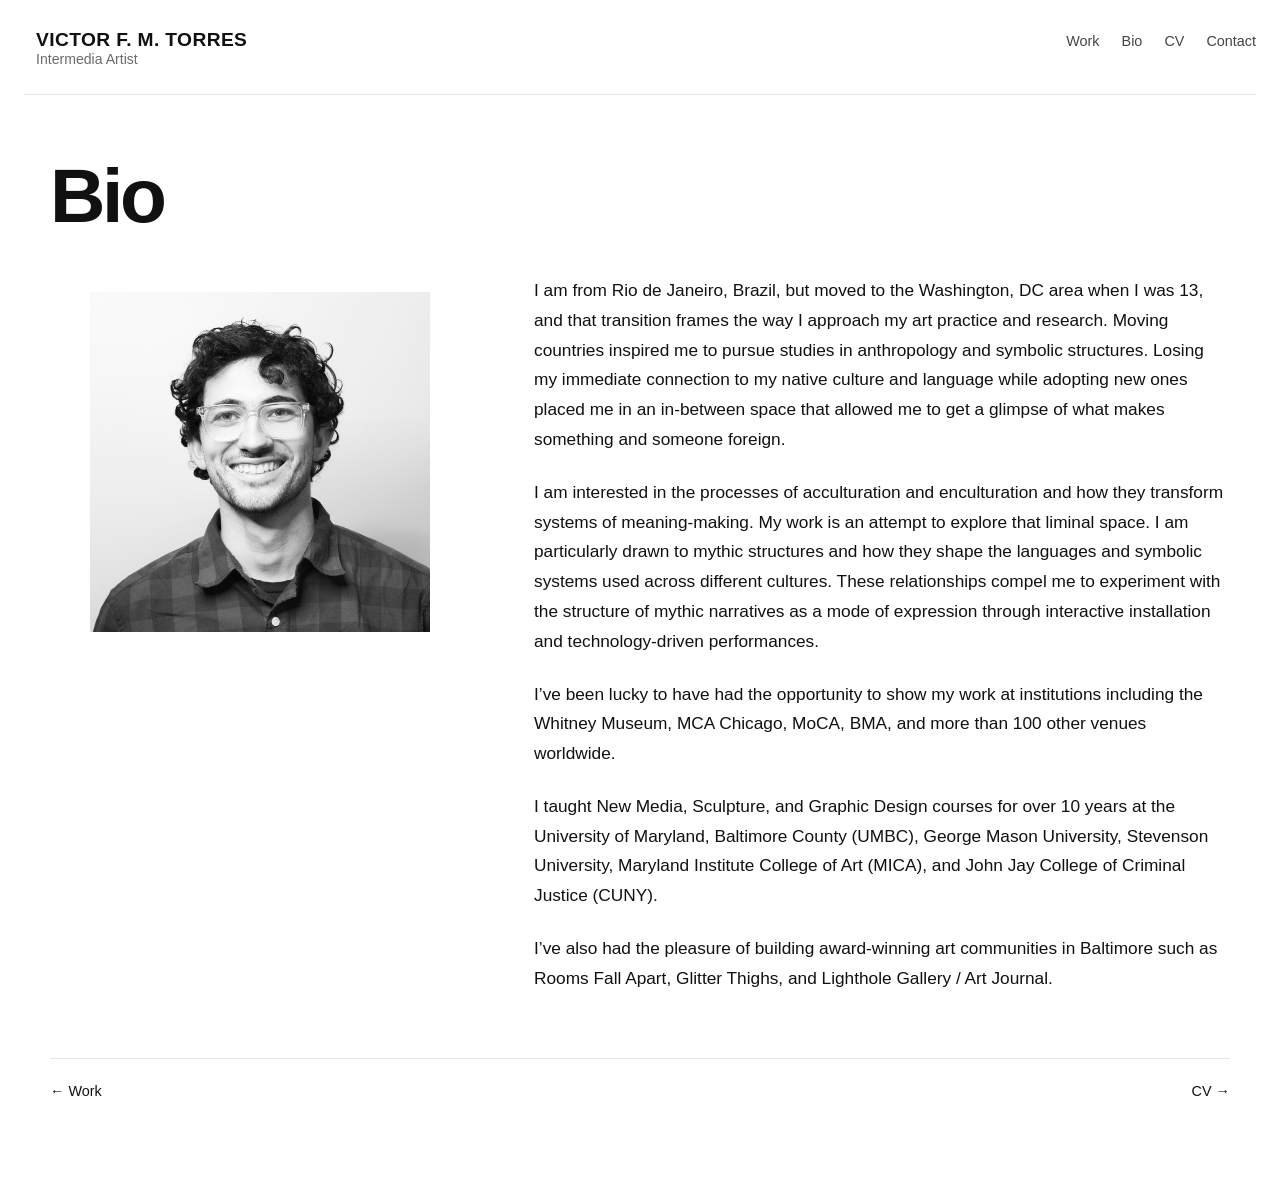
<file: bio.html>
<!doctype html>
<html lang="en">
<head>
  <meta charset="utf-8">
  <meta name="viewport" content="width=device-width, initial-scale=1">
  <meta name="description" content="Biography of intermedia artist Victor F. M. Torres.">
  <title>Bio | Victor F. M. Torres</title>
  <link rel="stylesheet" href="style.css">
  <link rel="stylesheet" href="bio.css">
</head>
<body>
  <header class="site-header">
    <a class="identity" href="index.html">
      <h1>Victor F. M. Torres</h1>
      <p>Intermedia Artist</p>
    </a>

    <nav aria-label="Primary navigation">
      <a href="index.html">Work</a>
      <a href="bio.html">Bio</a>
      <a href="cv.html">CV</a>
      <a href="contact.html">Contact</a>
    </nav>
  </header>

  <main class="bio-page">
    <h2 class="bio-heading">Bio</h2>

    <section class="bio-layout">
      <figure class="bio-portrait">
        <img src="assets/images/bio/victor-fm-torres.jpg" alt="Portrait of Victor F. M. Torres">
      </figure>

      <div class="bio-copy">
        <p>I am from Rio de Janeiro, Brazil, but moved to the Washington, DC area when I was 13, and that transition frames the way I approach my art practice and research. Moving countries inspired me to pursue studies in anthropology and symbolic structures. Losing my immediate connection to my native culture and language while adopting new ones placed me in an in-between space that allowed me to get a glimpse of what makes something and someone foreign.</p>

        <p>I am interested in the processes of acculturation and enculturation and how they transform systems of meaning-making. My work is an attempt to explore that liminal space. I am particularly drawn to mythic structures and how they shape the languages and symbolic systems used across different cultures. These relationships compel me to experiment with the structure of mythic narratives as a mode of expression through interactive installation and technology-driven performances.</p>

        <p>I’ve been lucky to have had the opportunity to show my work at institutions including the Whitney Museum, MCA Chicago, MoCA, BMA, and more than 100 other venues worldwide.</p>

        <p>I taught New Media, Sculpture, and Graphic Design courses for over 10 years at the University of Maryland, Baltimore County (UMBC), George Mason University, Stevenson University, Maryland Institute College of Art (MICA), and John Jay College of Criminal Justice (CUNY).</p>

        <p>I’ve also had the pleasure of building award-winning art communities in Baltimore such as Rooms Fall Apart, Glitter Thighs, and Lighthole Gallery / Art Journal.</p>
      </div>
    </section>

    <div class="bio-end">
      <a href="index.html">← Work</a>
      <a href="cv.html">CV →</a>
    </div>
  </main>
</body>
</html>
</file>
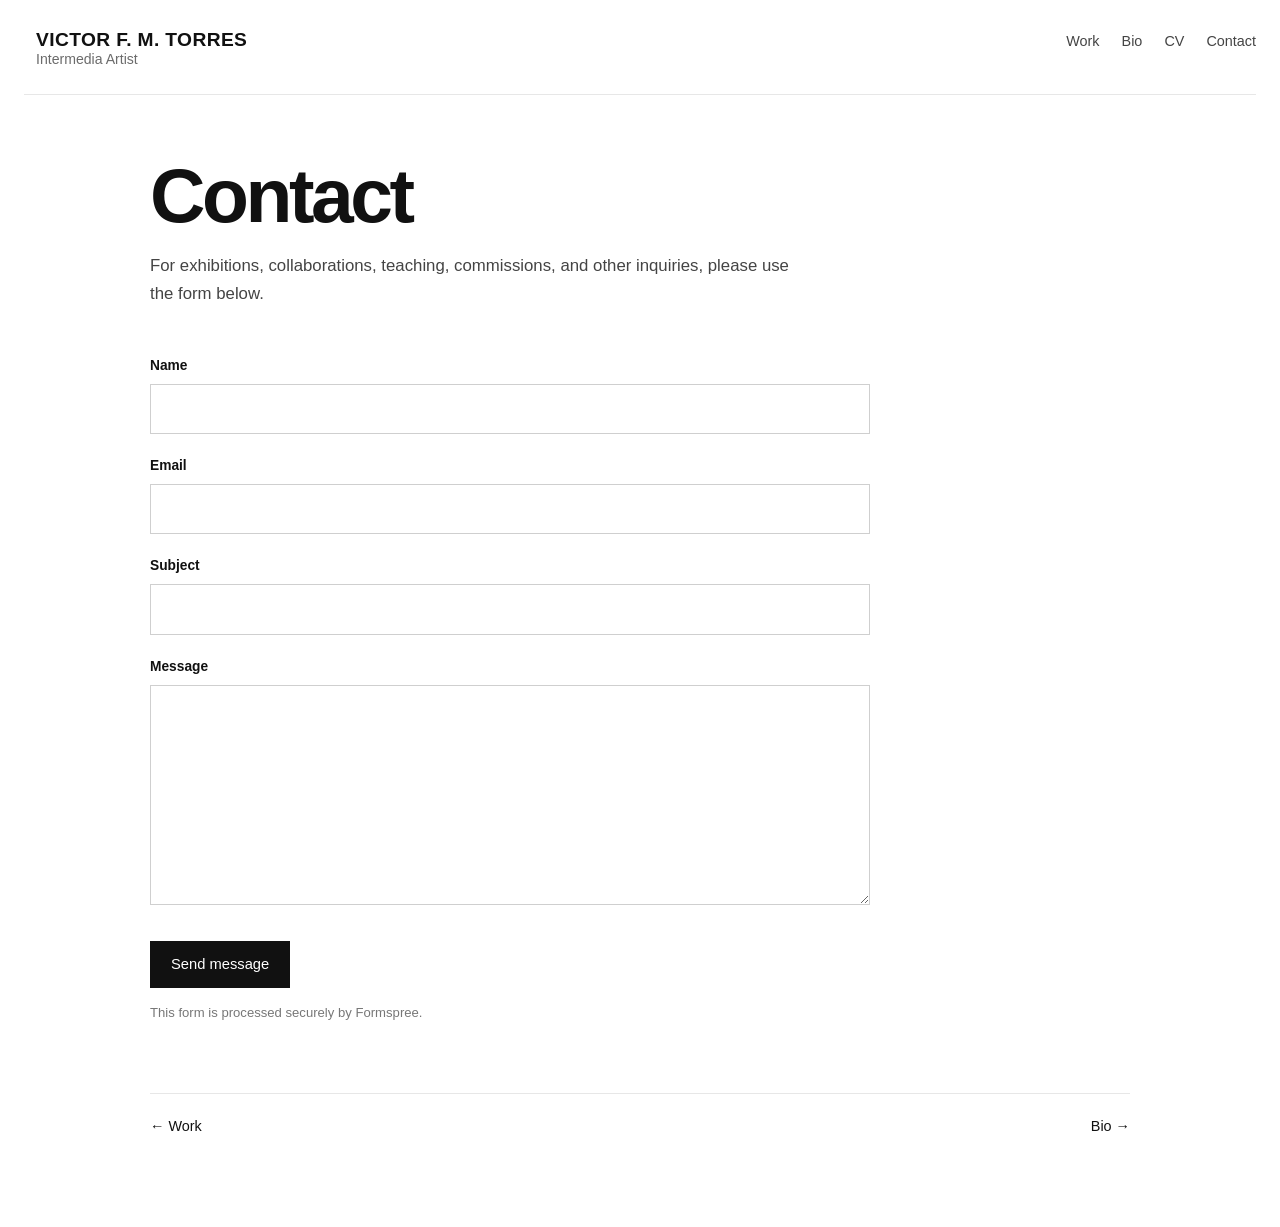
<file: contact.html>
<!doctype html>
<html lang="en">
<head>
  <meta charset="utf-8">
  <meta name="viewport" content="width=device-width, initial-scale=1">
  <meta name="description" content="Contact intermedia artist Victor F. M. Torres.">
  <title>Contact | Victor F. M. Torres</title>
  <link rel="stylesheet" href="style.css">
  <link rel="stylesheet" href="contact.css">
</head>
<body>
  <header class="site-header">
    <a class="identity" href="index.html">
      <h1>Victor F. M. Torres</h1>
      <p>Intermedia Artist</p>
    </a>

    <nav aria-label="Primary navigation">
      <a href="index.html">Work</a>
      <a href="bio.html">Bio</a>
      <a href="cv.html">CV</a>
      <a href="contact.html">Contact</a>
    </nav>
  </header>

  <main class="contact-page">
    <h2 class="contact-heading">Contact</h2>

    <div class="contact-intro">
      <p>For exhibitions, collaborations, teaching, commissions, and other inquiries, please use the form below.</p>
    </div>

    <form class="contact-form" action="https://formspree.io/f/xnpnzgrv" method="POST">
      <div class="form-row">
        <label for="name">Name</label>
        <input id="name" name="name" type="text" autocomplete="name" required>
      </div>

      <div class="form-row">
        <label for="email">Email</label>
        <input id="email" name="email" type="email" autocomplete="email" required>
      </div>

      <div class="form-row">
        <label for="subject">Subject</label>
        <input id="subject" name="subject" type="text">
      </div>

      <div class="form-row">
        <label for="message">Message</label>
        <textarea id="message" name="message" required></textarea>
      </div>

      <div class="form-honeypot" aria-hidden="true">
        <label for="_gotcha">Leave this field empty</label>
        <input id="_gotcha" type="text" name="_gotcha" tabindex="-1" autocomplete="off">
      </div>

      <input type="hidden" name="_subject" value="Portfolio website contact">

      <div class="form-actions">
        <button type="submit">Send message</button>
      </div>

      <p class="form-note">This form is processed securely by Formspree.</p>
    </form>

    <div class="contact-end">
      <a href="index.html">← Work</a>
      <a href="bio.html">Bio →</a>
    </div>
  </main>
</body>
</html>
</file>
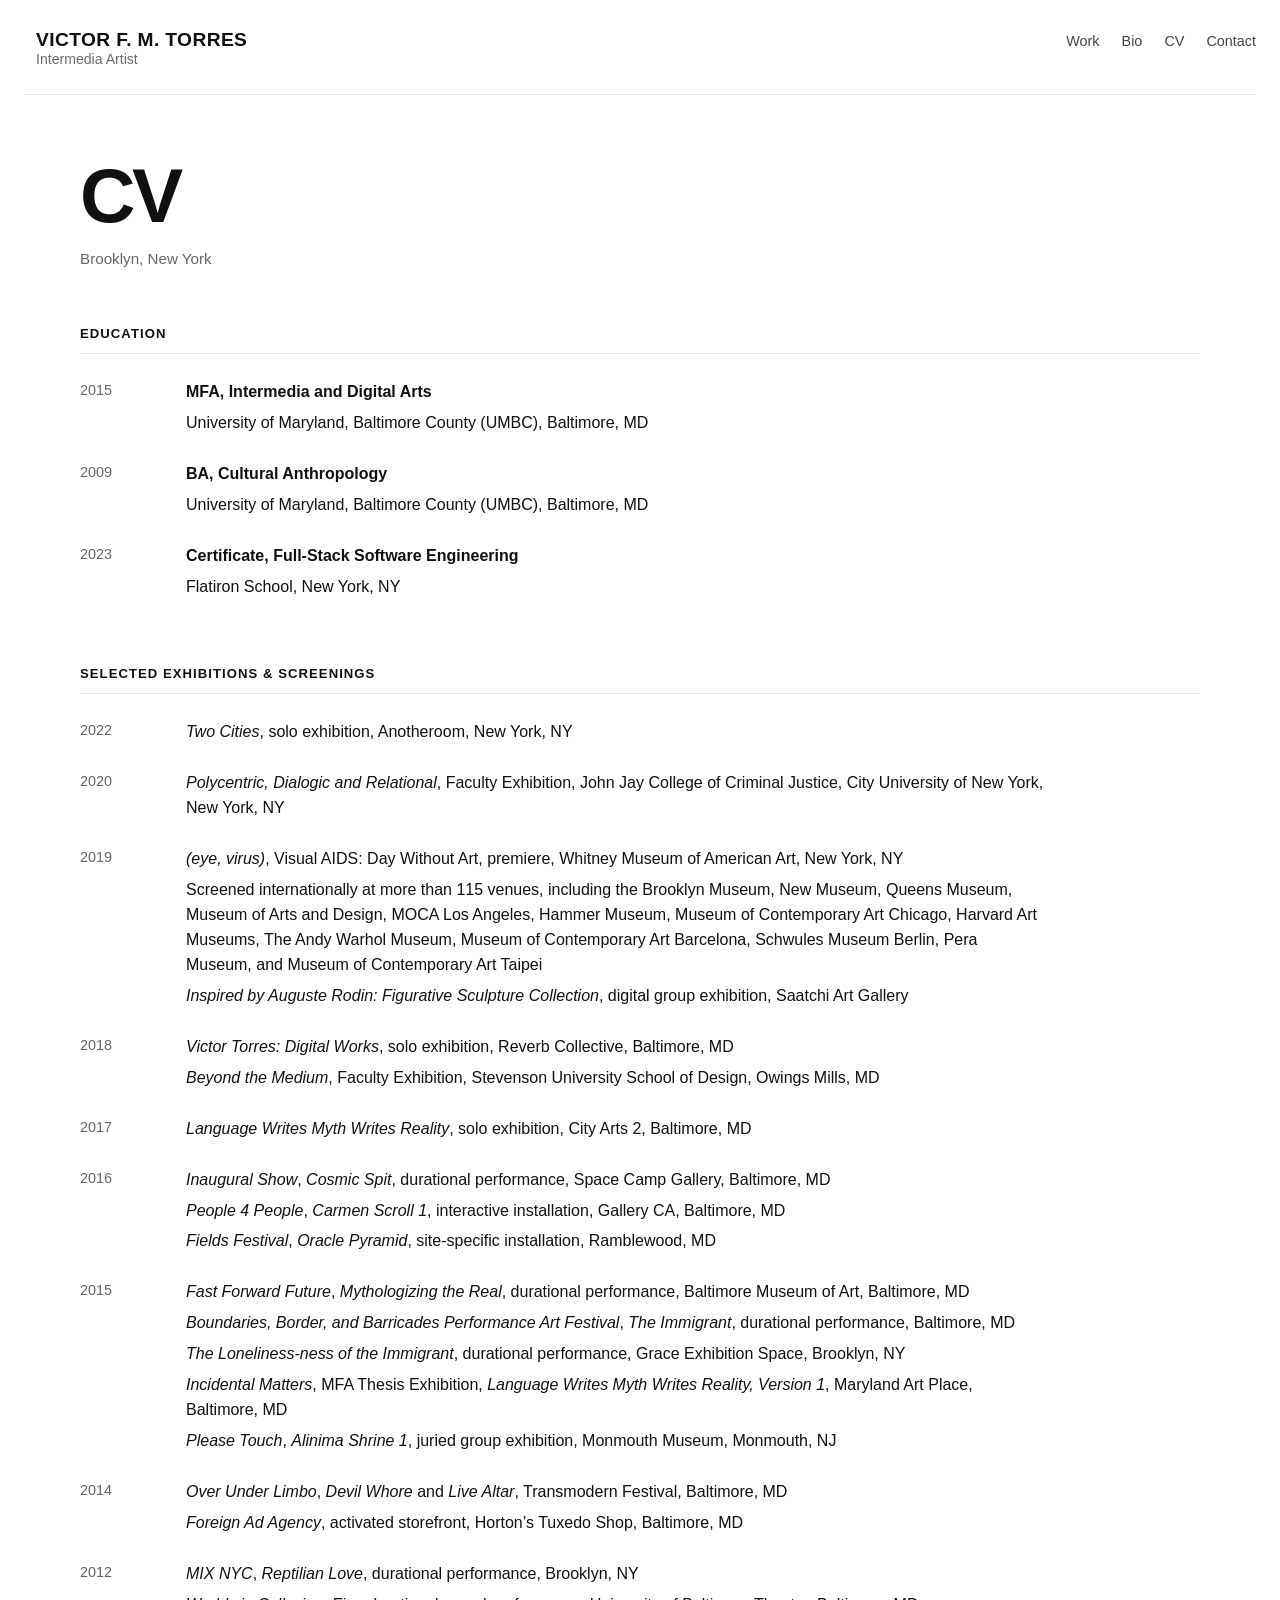
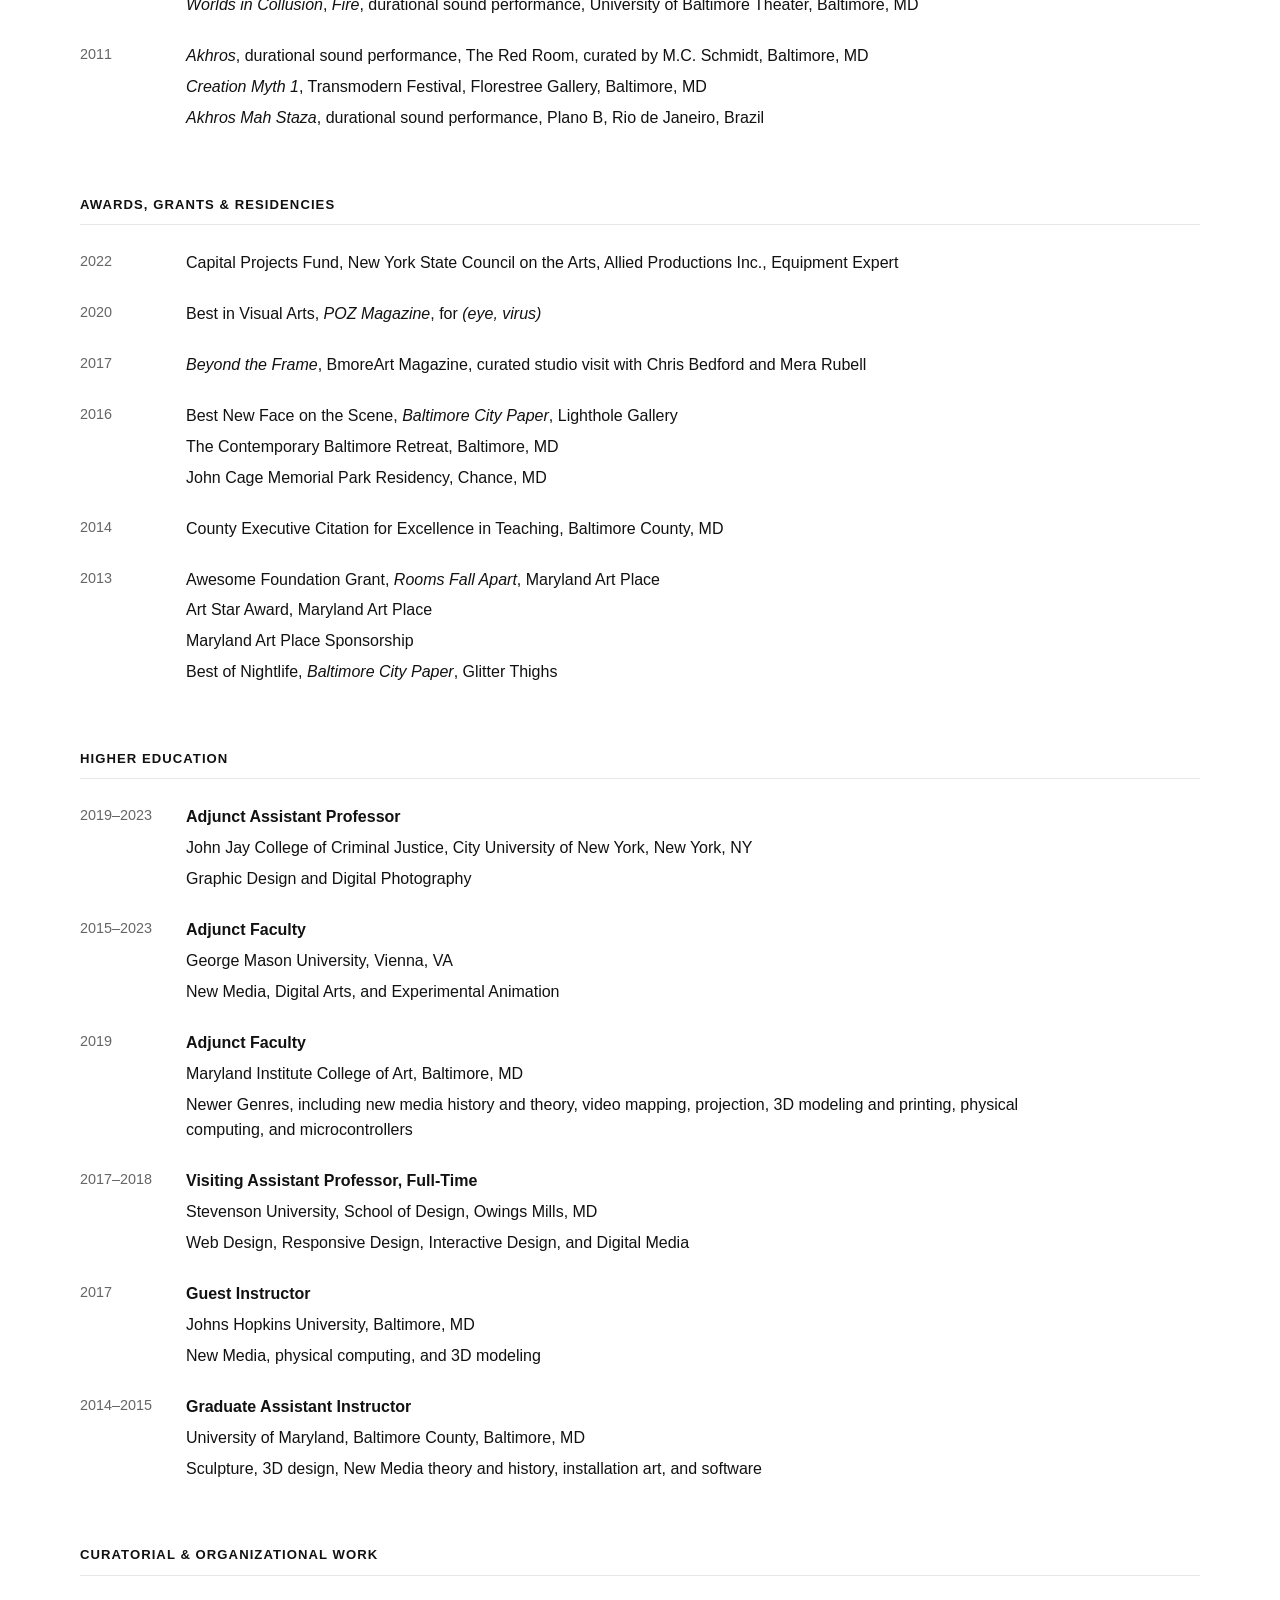
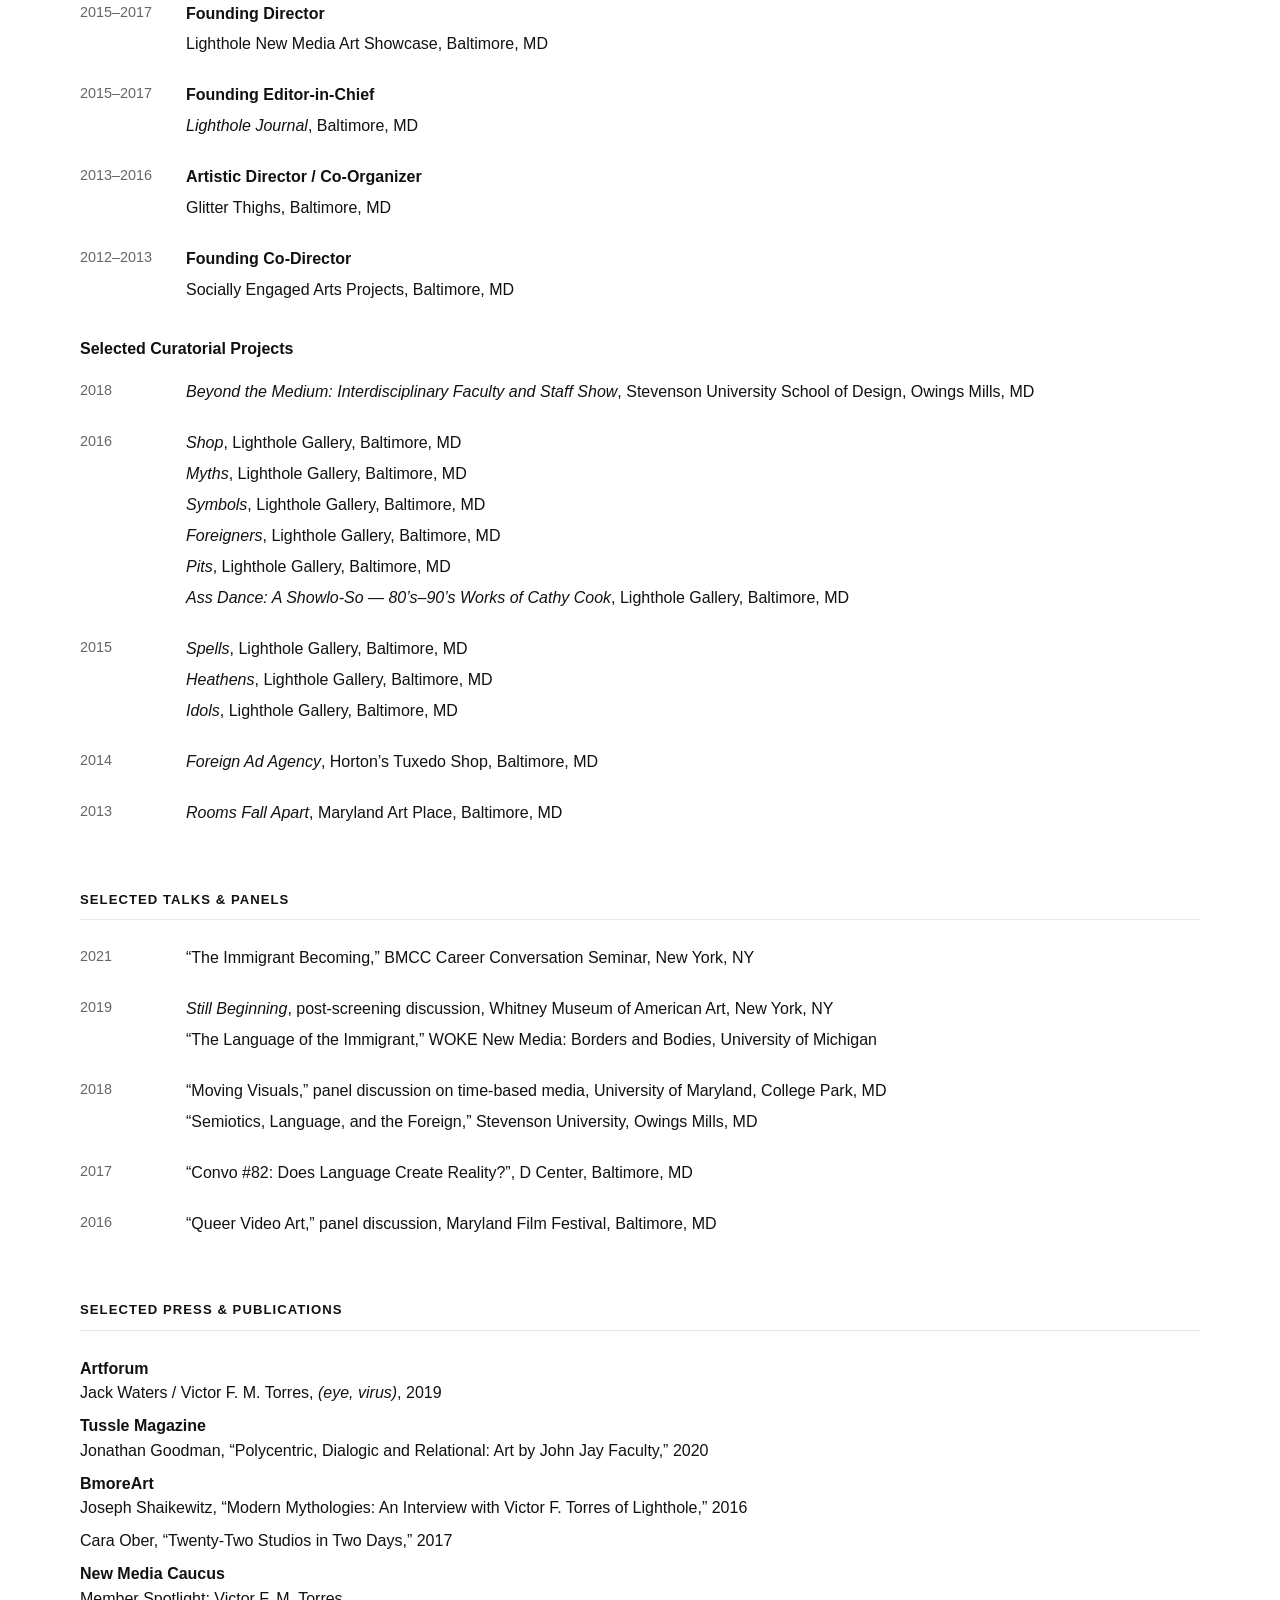
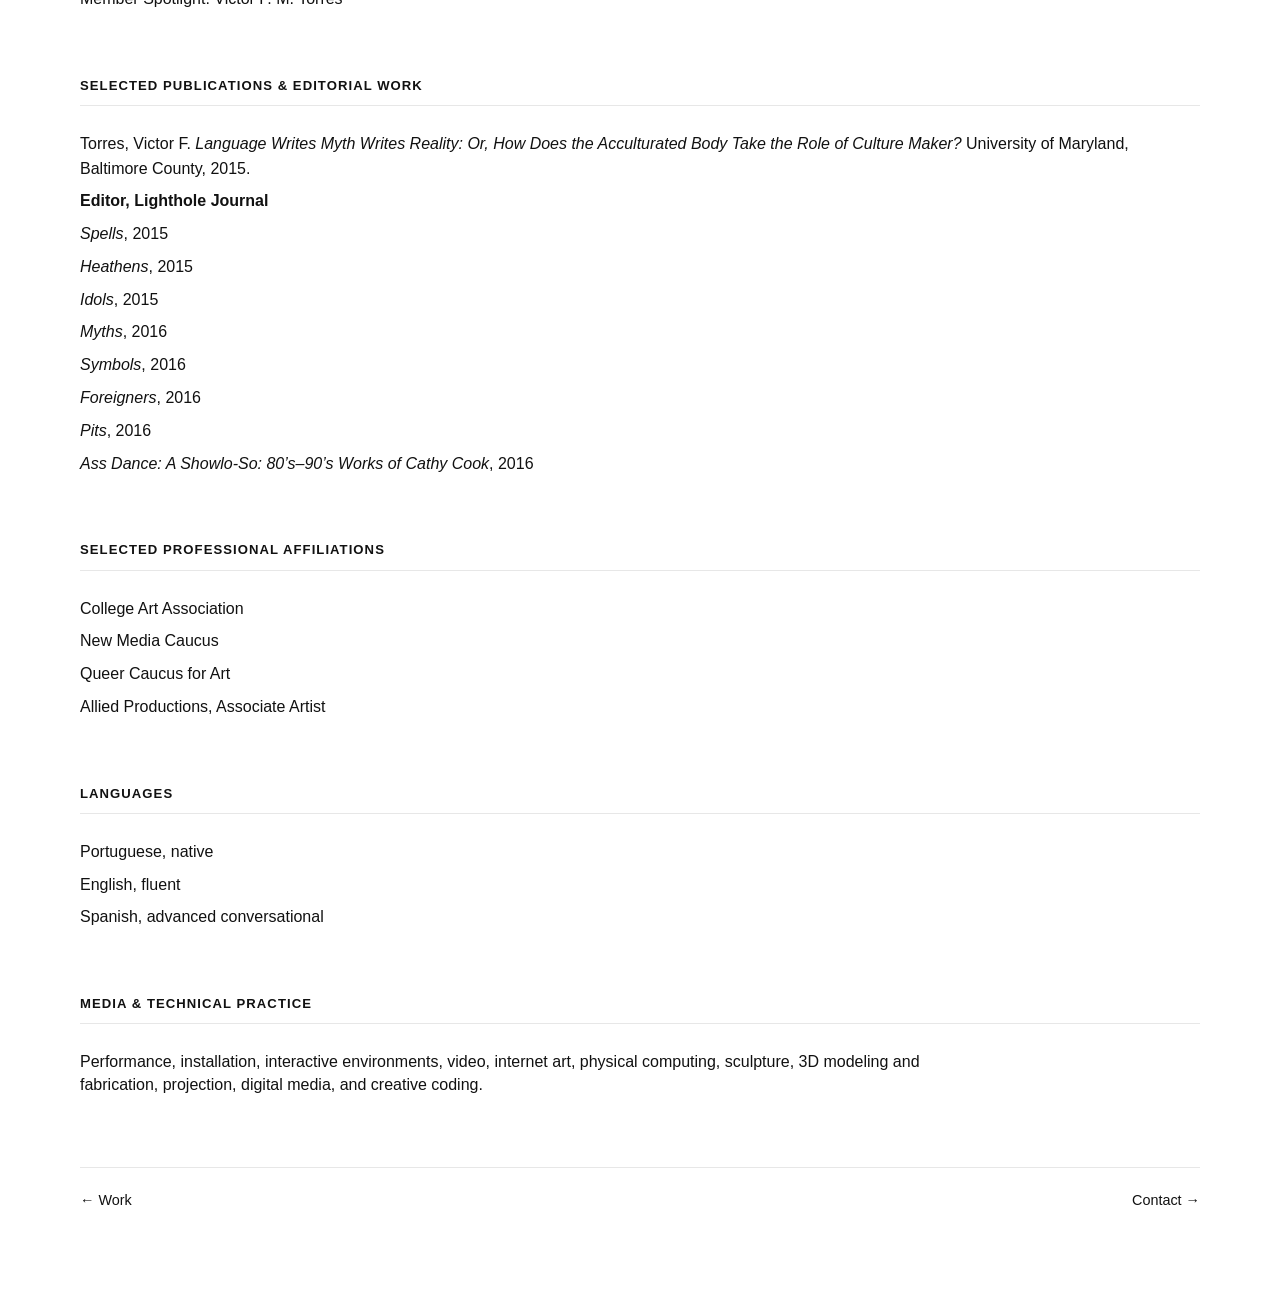
<file: cv.html>
<!doctype html>
<html lang="en">
<head>
  <meta charset="utf-8">
  <meta name="viewport" content="width=device-width, initial-scale=1">
  <meta name="description" content="Curriculum vitae of intermedia artist Victor F. M. Torres.">
  <title>CV | Victor F. M. Torres</title>
  <link rel="stylesheet" href="style.css">
  <link rel="stylesheet" href="cv.css">
</head>

<body>
  <header class="site-header">
    <a class="identity" href="index.html">
      <h1>Victor F. M. Torres</h1>
      <p>Intermedia Artist</p>
    </a>

    <nav aria-label="Primary navigation">
      <a href="index.html">Work</a>
      <a href="bio.html">Bio</a>
      <a href="cv.html">CV</a>
      <a href="contact.html">Contact</a>
    </nav>
  </header>

  <main class="cv-page">
    <h2 class="cv-heading">CV</h2>
    <p class="cv-location">Brooklyn, New York</p>

    <section class="cv-section">
      <h3>Education</h3>
      <div class="cv-list">
        <div class="cv-entry">
          <div class="cv-year">2015</div>
          <div class="cv-body">
            <p class="cv-title">MFA, Intermedia and Digital Arts</p>
            <p>University of Maryland, Baltimore County (UMBC), Baltimore, MD</p>
          </div>
        </div>

        <div class="cv-entry">
          <div class="cv-year">2009</div>
          <div class="cv-body">
            <p class="cv-title">BA, Cultural Anthropology</p>
            <p>University of Maryland, Baltimore County (UMBC), Baltimore, MD</p>
          </div>
        </div>

        <div class="cv-entry">
          <div class="cv-year">2023</div>
          <div class="cv-body">
            <p class="cv-title">Certificate, Full-Stack Software Engineering</p>
            <p>Flatiron School, New York, NY</p>
          </div>
        </div>
      </div>
    </section>

    <section class="cv-section">
      <h3>Selected Exhibitions &amp; Screenings</h3>
      <div class="cv-list">
        <div class="cv-entry">
          <div class="cv-year">2022</div>
          <div class="cv-body">
            <p><em>Two Cities</em>, solo exhibition, Anotheroom, New York, NY</p>
          </div>
        </div>

        <div class="cv-entry">
          <div class="cv-year">2020</div>
          <div class="cv-body">
            <p><em>Polycentric, Dialogic and Relational</em>, Faculty Exhibition, John Jay College of Criminal Justice, City University of New York, New York, NY</p>
          </div>
        </div>

        <div class="cv-entry">
          <div class="cv-year">2019</div>
          <div class="cv-body">
            <p><em>(eye, virus)</em>, Visual AIDS: Day Without Art, premiere, Whitney Museum of American Art, New York, NY</p>
            <p>Screened internationally at more than 115 venues, including the Brooklyn Museum, New Museum, Queens Museum, Museum of Arts and Design, MOCA Los Angeles, Hammer Museum, Museum of Contemporary Art Chicago, Harvard Art Museums, The Andy Warhol Museum, Museum of Contemporary Art Barcelona, Schwules Museum Berlin, Pera Museum, and Museum of Contemporary Art Taipei</p>
            <p class="cv-small-gap"><em>Inspired by Auguste Rodin: Figurative Sculpture Collection</em>, digital group exhibition, Saatchi Art Gallery</p>
          </div>
        </div>

        <div class="cv-entry">
          <div class="cv-year">2018</div>
          <div class="cv-body">
            <p><em>Victor Torres: Digital Works</em>, solo exhibition, Reverb Collective, Baltimore, MD</p>
            <p><em>Beyond the Medium</em>, Faculty Exhibition, Stevenson University School of Design, Owings Mills, MD</p>
          </div>
        </div>

        <div class="cv-entry">
          <div class="cv-year">2017</div>
          <div class="cv-body">
            <p><em>Language Writes Myth Writes Reality</em>, solo exhibition, City Arts 2, Baltimore, MD</p>
          </div>
        </div>

        <div class="cv-entry">
          <div class="cv-year">2016</div>
          <div class="cv-body">
            <p><em>Inaugural Show</em>, <em>Cosmic Spit</em>, durational performance, Space Camp Gallery, Baltimore, MD</p>
            <p><em>People 4 People</em>, <em>Carmen Scroll 1</em>, interactive installation, Gallery CA, Baltimore, MD</p>
            <p><em>Fields Festival</em>, <em>Oracle Pyramid</em>, site-specific installation, Ramblewood, MD</p>
          </div>
        </div>

        <div class="cv-entry">
          <div class="cv-year">2015</div>
          <div class="cv-body">
            <p><em>Fast Forward Future</em>, <em>Mythologizing the Real</em>, durational performance, Baltimore Museum of Art, Baltimore, MD</p>
            <p><em>Boundaries, Border, and Barricades Performance Art Festival</em>, <em>The Immigrant</em>, durational performance, Baltimore, MD</p>
            <p><em>The Loneliness-ness of the Immigrant</em>, durational performance, Grace Exhibition Space, Brooklyn, NY</p>
            <p><em>Incidental Matters</em>, MFA Thesis Exhibition, <em>Language Writes Myth Writes Reality, Version 1</em>, Maryland Art Place, Baltimore, MD</p>
            <p><em>Please Touch</em>, <em>Alinima Shrine 1</em>, juried group exhibition, Monmouth Museum, Monmouth, NJ</p>
          </div>
        </div>

        <div class="cv-entry">
          <div class="cv-year">2014</div>
          <div class="cv-body">
            <p><em>Over Under Limbo</em>, <em>Devil Whore</em> and <em>Live Altar</em>, Transmodern Festival, Baltimore, MD</p>
            <p><em>Foreign Ad Agency</em>, activated storefront, Horton’s Tuxedo Shop, Baltimore, MD</p>
          </div>
        </div>

        <div class="cv-entry">
          <div class="cv-year">2012</div>
          <div class="cv-body">
            <p><em>MIX NYC</em>, <em>Reptilian Love</em>, durational performance, Brooklyn, NY</p>
            <p><em>Worlds in Collusion</em>, <em>Fire</em>, durational sound performance, University of Baltimore Theater, Baltimore, MD</p>
          </div>
        </div>

        <div class="cv-entry">
          <div class="cv-year">2011</div>
          <div class="cv-body">
            <p><em>Akhros</em>, durational sound performance, The Red Room, curated by M.C. Schmidt, Baltimore, MD</p>
            <p><em>Creation Myth 1</em>, Transmodern Festival, Florestree Gallery, Baltimore, MD</p>
            <p><em>Akhros Mah Staza</em>, durational sound performance, Plano B, Rio de Janeiro, Brazil</p>
          </div>
        </div>
      </div>
    </section>

    <section class="cv-section">
      <h3>Awards, Grants &amp; Residencies</h3>
      <div class="cv-list">
        <div class="cv-entry">
          <div class="cv-year">2022</div>
          <div class="cv-body">
            <p>Capital Projects Fund, New York State Council on the Arts, Allied Productions Inc., Equipment Expert</p>
          </div>
        </div>

        <div class="cv-entry">
          <div class="cv-year">2020</div>
          <div class="cv-body">
            <p>Best in Visual Arts, <em>POZ Magazine</em>, for <em>(eye, virus)</em></p>
          </div>
        </div>

        <div class="cv-entry">
          <div class="cv-year">2017</div>
          <div class="cv-body">
            <p><em>Beyond the Frame</em>, BmoreArt Magazine, curated studio visit with Chris Bedford and Mera Rubell</p>
          </div>
        </div>

        <div class="cv-entry">
          <div class="cv-year">2016</div>
          <div class="cv-body">
            <p>Best New Face on the Scene, <em>Baltimore City Paper</em>, Lighthole Gallery</p>
            <p>The Contemporary Baltimore Retreat, Baltimore, MD</p>
            <p>John Cage Memorial Park Residency, Chance, MD</p>
          </div>
        </div>

        <div class="cv-entry">
          <div class="cv-year">2014</div>
          <div class="cv-body">
            <p>County Executive Citation for Excellence in Teaching, Baltimore County, MD</p>
          </div>
        </div>

        <div class="cv-entry">
          <div class="cv-year">2013</div>
          <div class="cv-body">
            <p>Awesome Foundation Grant, <em>Rooms Fall Apart</em>, Maryland Art Place</p>
            <p>Art Star Award, Maryland Art Place</p>
            <p>Maryland Art Place Sponsorship</p>
            <p>Best of Nightlife, <em>Baltimore City Paper</em>, Glitter Thighs</p>
          </div>
        </div>
      </div>
    </section>

    <section class="cv-section">
      <h3>Higher Education</h3>
      <div class="cv-list">
        <div class="cv-entry">
          <div class="cv-year">2019–2023</div>
          <div class="cv-body">
            <p class="cv-role">Adjunct Assistant Professor</p>
            <p>John Jay College of Criminal Justice, City University of New York, New York, NY</p>
            <p>Graphic Design and Digital Photography</p>
          </div>
        </div>

        <div class="cv-entry">
          <div class="cv-year">2015–2023</div>
          <div class="cv-body">
            <p class="cv-role">Adjunct Faculty</p>
            <p>George Mason University, Vienna, VA</p>
            <p>New Media, Digital Arts, and Experimental Animation</p>
          </div>
        </div>

        <div class="cv-entry">
          <div class="cv-year">2019</div>
          <div class="cv-body">
            <p class="cv-role">Adjunct Faculty</p>
            <p>Maryland Institute College of Art, Baltimore, MD</p>
            <p>Newer Genres, including new media history and theory, video mapping, projection, 3D modeling and printing, physical computing, and microcontrollers</p>
          </div>
        </div>

        <div class="cv-entry">
          <div class="cv-year">2017–2018</div>
          <div class="cv-body">
            <p class="cv-role">Visiting Assistant Professor, Full-Time</p>
            <p>Stevenson University, School of Design, Owings Mills, MD</p>
            <p>Web Design, Responsive Design, Interactive Design, and Digital Media</p>
          </div>
        </div>

        <div class="cv-entry">
          <div class="cv-year">2017</div>
          <div class="cv-body">
            <p class="cv-role">Guest Instructor</p>
            <p>Johns Hopkins University, Baltimore, MD</p>
            <p>New Media, physical computing, and 3D modeling</p>
          </div>
        </div>

        <div class="cv-entry">
          <div class="cv-year">2014–2015</div>
          <div class="cv-body">
            <p class="cv-role">Graduate Assistant Instructor</p>
            <p>University of Maryland, Baltimore County, Baltimore, MD</p>
            <p>Sculpture, 3D design, New Media theory and history, installation art, and software</p>
          </div>
        </div>
      </div>
    </section>

    <section class="cv-section">
      <h3>Curatorial &amp; Organizational Work</h3>
      <div class="cv-list">
        <div class="cv-entry">
          <div class="cv-year">2015–2017</div>
          <div class="cv-body">
            <p class="cv-role">Founding Director</p>
            <p>Lighthole New Media Art Showcase, Baltimore, MD</p>
          </div>
        </div>

        <div class="cv-entry">
          <div class="cv-year">2015–2017</div>
          <div class="cv-body">
            <p class="cv-role">Founding Editor-in-Chief</p>
            <p><em>Lighthole Journal</em>, Baltimore, MD</p>
          </div>
        </div>

        <div class="cv-entry">
          <div class="cv-year">2013–2016</div>
          <div class="cv-body">
            <p class="cv-role">Artistic Director / Co-Organizer</p>
            <p>Glitter Thighs, Baltimore, MD</p>
          </div>
        </div>

        <div class="cv-entry">
          <div class="cv-year">2012–2013</div>
          <div class="cv-body">
            <p class="cv-role">Founding Co-Director</p>
            <p>Socially Engaged Arts Projects, Baltimore, MD</p>
          </div>
        </div>
      </div>

      <div class="cv-subsection">
        <h4>Selected Curatorial Projects</h4>
        <div class="cv-list">
          <div class="cv-entry">
            <div class="cv-year">2018</div>
            <div class="cv-body">
              <p><em>Beyond the Medium: Interdisciplinary Faculty and Staff Show</em>, Stevenson University School of Design, Owings Mills, MD</p>
            </div>
          </div>

          <div class="cv-entry">
            <div class="cv-year">2016</div>
            <div class="cv-body">
              <p><em>Shop</em>, Lighthole Gallery, Baltimore, MD</p>
              <p><em>Myths</em>, Lighthole Gallery, Baltimore, MD</p>
              <p><em>Symbols</em>, Lighthole Gallery, Baltimore, MD</p>
              <p><em>Foreigners</em>, Lighthole Gallery, Baltimore, MD</p>
              <p><em>Pits</em>, Lighthole Gallery, Baltimore, MD</p>
              <p><em>Ass Dance: A Showlo-So — 80’s–90’s Works of Cathy Cook</em>, Lighthole Gallery, Baltimore, MD</p>
            </div>
          </div>

          <div class="cv-entry">
            <div class="cv-year">2015</div>
            <div class="cv-body">
              <p><em>Spells</em>, Lighthole Gallery, Baltimore, MD</p>
              <p><em>Heathens</em>, Lighthole Gallery, Baltimore, MD</p>
              <p><em>Idols</em>, Lighthole Gallery, Baltimore, MD</p>
            </div>
          </div>

          <div class="cv-entry">
            <div class="cv-year">2014</div>
            <div class="cv-body">
              <p><em>Foreign Ad Agency</em>, Horton’s Tuxedo Shop, Baltimore, MD</p>
            </div>
          </div>

          <div class="cv-entry">
            <div class="cv-year">2013</div>
            <div class="cv-body">
              <p><em>Rooms Fall Apart</em>, Maryland Art Place, Baltimore, MD</p>
            </div>
          </div>
        </div>
      </div>
    </section>

    <section class="cv-section">
      <h3>Selected Talks &amp; Panels</h3>
      <div class="cv-list">
        <div class="cv-entry">
          <div class="cv-year">2021</div>
          <div class="cv-body">
            <p>“The Immigrant Becoming,” BMCC Career Conversation Seminar, New York, NY</p>
          </div>
        </div>

        <div class="cv-entry">
          <div class="cv-year">2019</div>
          <div class="cv-body">
            <p><em>Still Beginning</em>, post-screening discussion, Whitney Museum of American Art, New York, NY</p>
            <p>“The Language of the Immigrant,” WOKE New Media: Borders and Bodies, University of Michigan</p>
          </div>
        </div>

        <div class="cv-entry">
          <div class="cv-year">2018</div>
          <div class="cv-body">
            <p>“Moving Visuals,” panel discussion on time-based media, University of Maryland, College Park, MD</p>
            <p>“Semiotics, Language, and the Foreign,” Stevenson University, Owings Mills, MD</p>
          </div>
        </div>

        <div class="cv-entry">
          <div class="cv-year">2017</div>
          <div class="cv-body">
            <p>“Convo #82: Does Language Create Reality?”, D Center, Baltimore, MD</p>
          </div>
        </div>

        <div class="cv-entry">
          <div class="cv-year">2016</div>
          <div class="cv-body">
            <p>“Queer Video Art,” panel discussion, Maryland Film Festival, Baltimore, MD</p>
          </div>
        </div>
      </div>
    </section>

    <section class="cv-section">
      <h3>Selected Press &amp; Publications</h3>
      <ul class="cv-simple-list">
        <li><strong>Artforum</strong><br>Jack Waters / Victor F. M. Torres, <em>(eye, virus)</em>, 2019</li>
        <li><strong>Tussle Magazine</strong><br>Jonathan Goodman, “Polycentric, Dialogic and Relational: Art by John Jay Faculty,” 2020</li>
        <li><strong>BmoreArt</strong><br>Joseph Shaikewitz, “Modern Mythologies: An Interview with Victor F. Torres of Lighthole,” 2016</li>
        <li>Cara Ober, “Twenty-Two Studios in Two Days,” 2017</li>
        <li><strong>New Media Caucus</strong><br>Member Spotlight: Victor F. M. Torres</li>
      </ul>
    </section>

    <section class="cv-section">
      <h3>Selected Publications &amp; Editorial Work</h3>
      <ul class="cv-simple-list">
        <li>Torres, Victor F. <em>Language Writes Myth Writes Reality: Or, How Does the Acculturated Body Take the Role of Culture Maker?</em> University of Maryland, Baltimore County, 2015.</li>
        <li><strong>Editor, Lighthole Journal</strong></li>
        <li><em>Spells</em>, 2015</li>
        <li><em>Heathens</em>, 2015</li>
        <li><em>Idols</em>, 2015</li>
        <li><em>Myths</em>, 2016</li>
        <li><em>Symbols</em>, 2016</li>
        <li><em>Foreigners</em>, 2016</li>
        <li><em>Pits</em>, 2016</li>
        <li><em>Ass Dance: A Showlo-So: 80’s–90’s Works of Cathy Cook</em>, 2016</li>
      </ul>
    </section>

    <section class="cv-section">
      <h3>Selected Professional Affiliations</h3>
      <ul class="cv-simple-list">
        <li>College Art Association</li>
        <li>New Media Caucus</li>
        <li>Queer Caucus for Art</li>
        <li>Allied Productions, Associate Artist</li>
      </ul>
    </section>

    <section class="cv-section">
      <h3>Languages</h3>
      <ul class="cv-simple-list">
        <li>Portuguese, native</li>
        <li>English, fluent</li>
        <li>Spanish, advanced conversational</li>
       
      </ul>
    </section>

    <section class="cv-section">
      <h3>Media &amp; Technical Practice</h3>
      <p class="cv-body">Performance, installation, interactive environments, video, internet art, physical computing, sculpture, 3D modeling and fabrication, projection, digital media, and creative coding.</p>
    </section>

    <div class="cv-end">
      <a href="index.html">← Work</a>
      <a href="contact.html">Contact →</a>
    </div>
  </main>
</body>
</html>
</file>
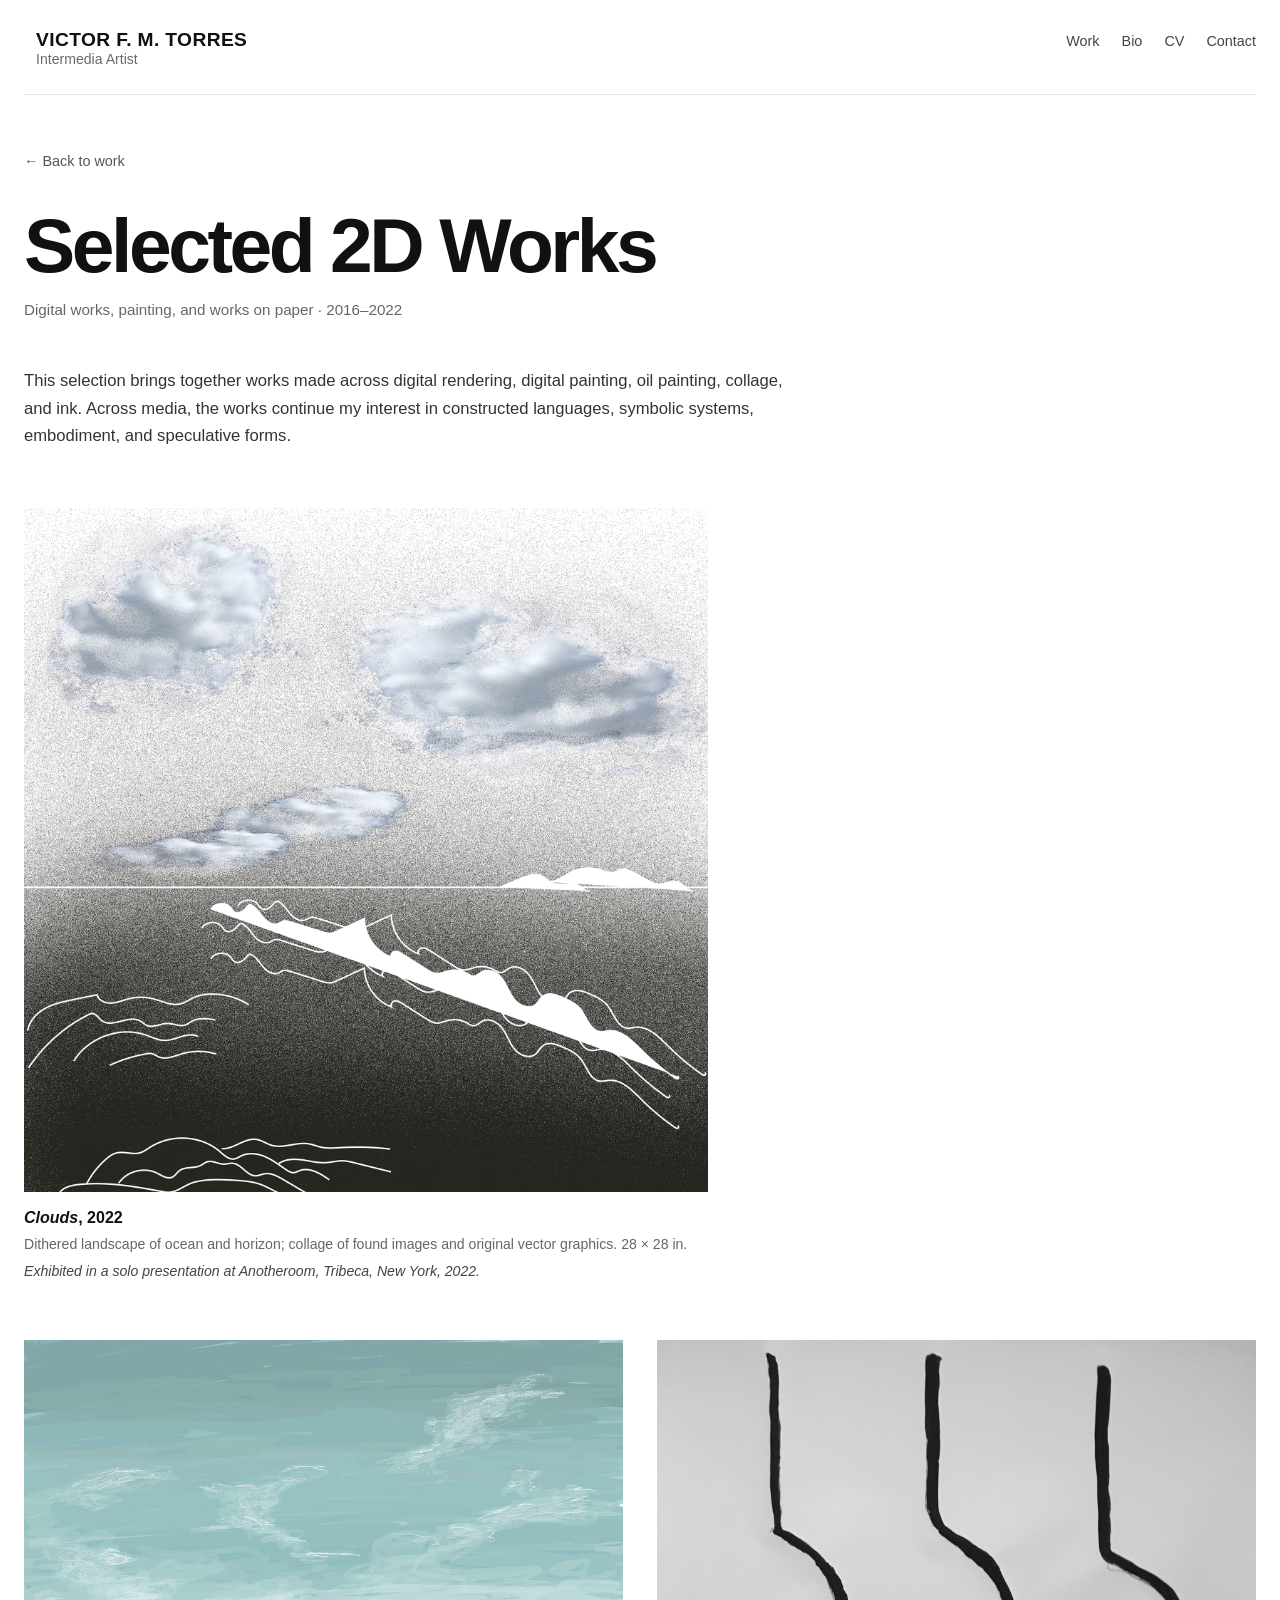
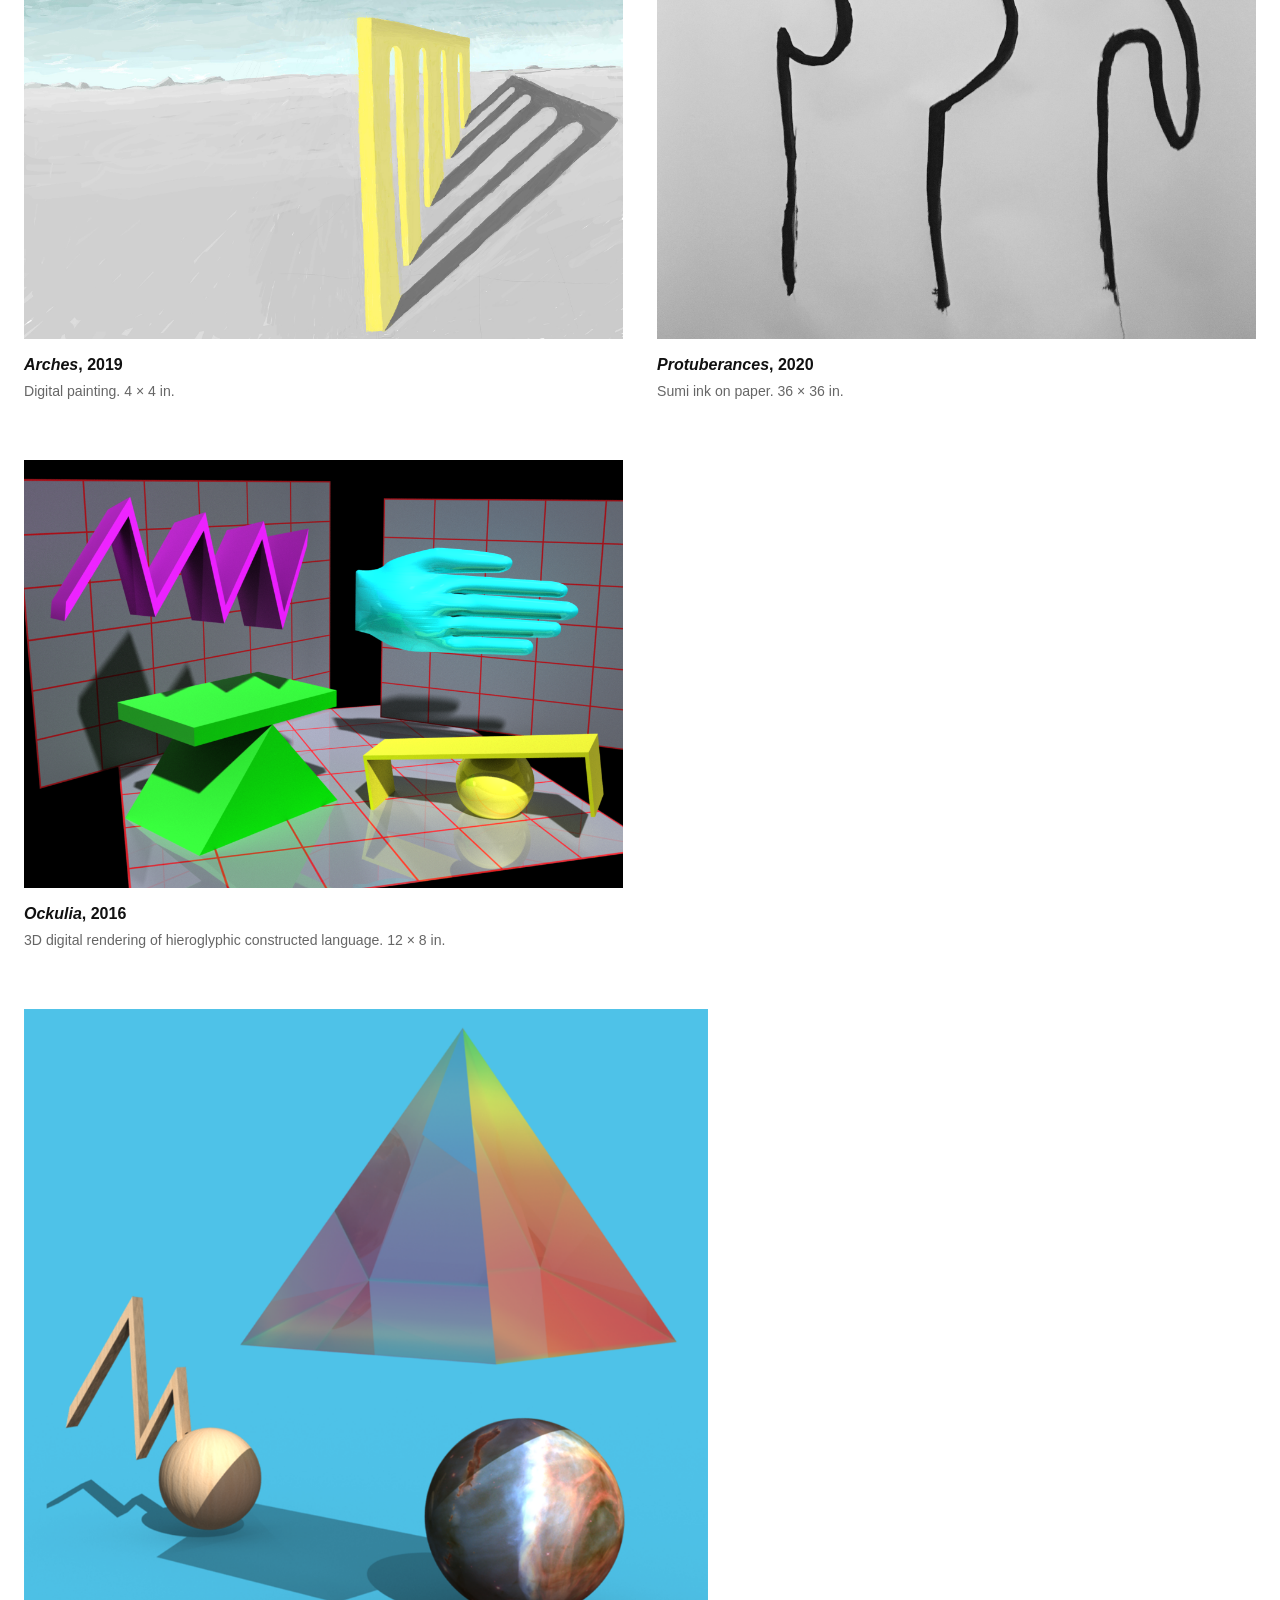
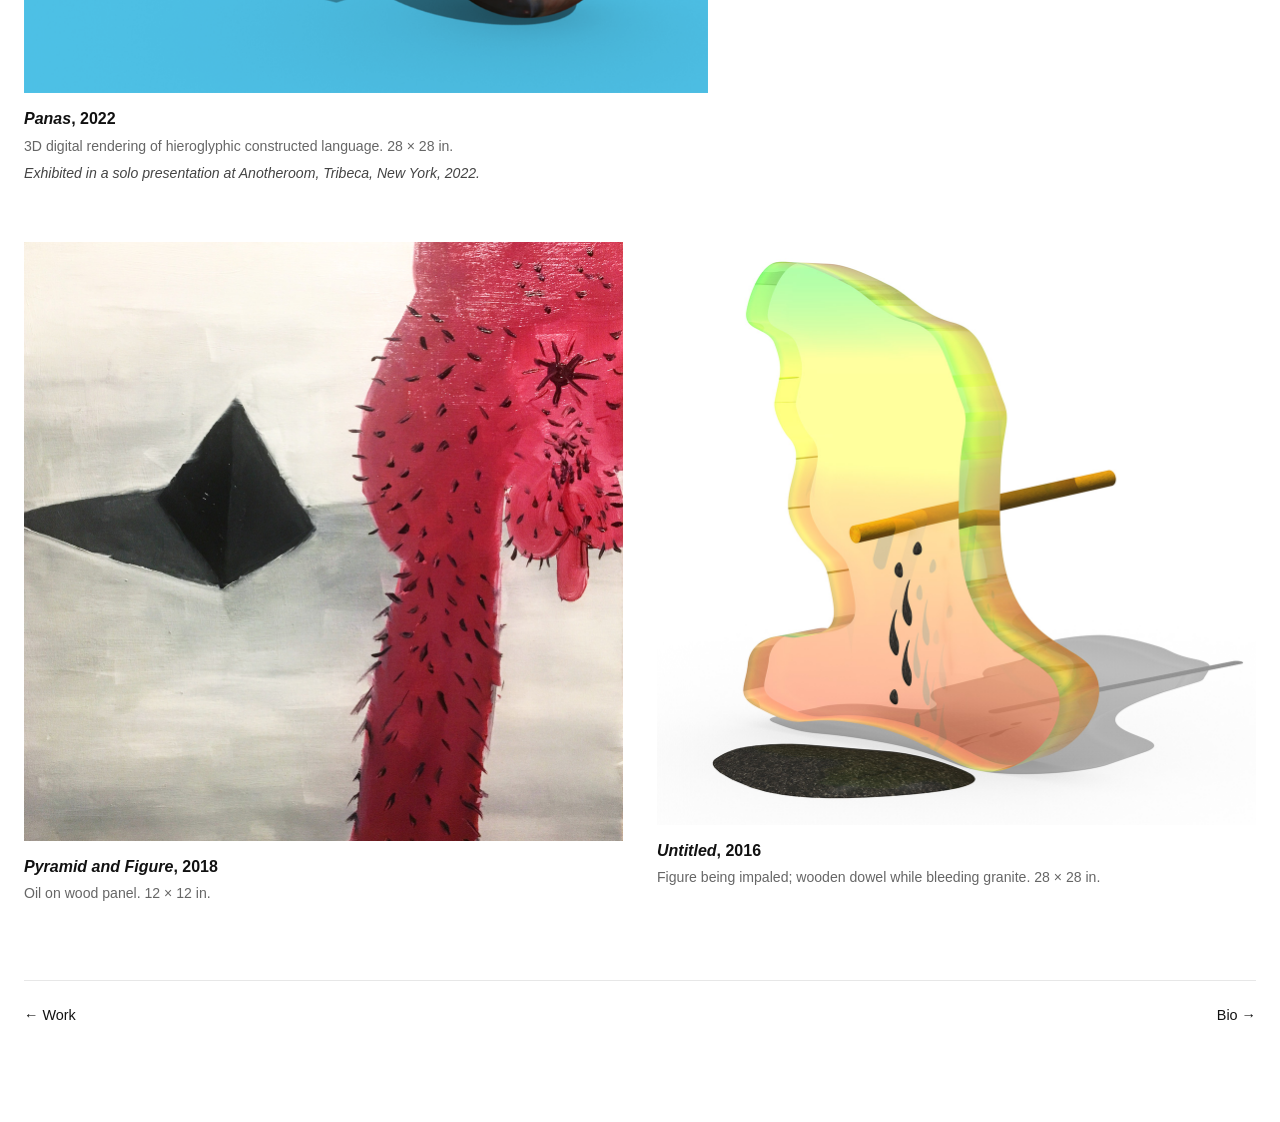
<file: projects/2d-works.html>
<!doctype html>
<html lang="en">
<head>
  <meta charset="utf-8">
  <meta name="viewport" content="width=device-width, initial-scale=1">
  <meta name="description" content="Selected 2D works by Victor F. M. Torres.">
  <title>Selected 2D Works | Victor F. M. Torres</title>
  <link rel="stylesheet" href="../style.css">
  <link rel="stylesheet" href="../project.css">
</head>
<body>
  <header class="site-header">
    <a class="identity" href="../index.html">
      <h1>Victor F. M. Torres</h1>
      <p>Intermedia Artist</p>
    </a>
    <nav aria-label="Primary navigation">
      <a href="../index.html">Work</a>
      <a href="../bio.html">Bio</a>
      <a href="../cv.html">CV</a>
      <a href="../contact.html">Contact</a>
    </nav>
  </header>

  <main class="project-page">
    <a class="project-back" href="../index.html">← Back to work</a>

    <header class="project-header">
      <h2>Selected 2D Works</h2>
      <p class="project-meta">Digital works, painting, and works on paper · 2016–2022</p>
    </header>

    <section class="works-intro">
      <p>This selection brings together works made across digital rendering, digital painting, oil painting, collage, and ink. Across media, the works continue my interest in constructed languages, symbolic systems, embodiment, and speculative forms.</p>
    </section>

    <section class="two-d-grid" aria-label="Selected 2D works">

      <article class="two-d-work featured">
        <figure class="two-d-image">
          <img src="../assets/images/selected-2d-works/01-clouds.png" alt="Dithered black-and-white ocean horizon with pale clouds and white abstract wave-like forms">
        </figure>
        <div class="two-d-caption">
          <h3><em>Clouds</em>, 2022</h3>
          <p>Dithered landscape of ocean and horizon; collage of found images and original vector graphics. 28 × 28 in.</p>
          <p class="exhibited">Exhibited in a solo presentation at Anotheroom, Tribeca, New York, 2022.</p>
        </div>
      </article>
      <article class="two-d-work">
        <figure class="two-d-image">
          <img src="../assets/images/selected-2d-works/02-arches.jpg" alt="Digital landscape with a yellow architectural form casting a striped shadow beneath a pale blue sky">
        </figure>
        <div class="two-d-caption">
          <h3><em>Arches</em>, 2019</h3>
          <p>Digital painting. 4 × 4 in.</p>
          
        </div>
      </article>
      <article class="two-d-work">
        <figure class="two-d-image">
          <img src="../assets/images/selected-2d-works/03-protuberances.jpg" alt="Three vertical black sumi ink lines with curved protrusions on a light ground">
        </figure>
        <div class="two-d-caption">
          <h3><em>Protuberances</em>, 2020</h3>
          <p>Sumi ink on paper. 36 × 36 in.</p>
          
        </div>
      </article>
      <article class="two-d-work">
        <figure class="two-d-image">
          <img src="../assets/images/selected-2d-works/04-ockulia.png" alt="Colorful 3D rendering with abstract geometric symbols and a cyan hand">
        </figure>
        <div class="two-d-caption">
          <h3><em>Ockulia</em>, 2016</h3>
          <p>3D digital rendering of hieroglyphic constructed language. 12 × 8 in.</p>
          
        </div>
      </article>
      <article class="two-d-work featured">
        <figure class="two-d-image">
          <img src="../assets/images/selected-2d-works/05-panas.png" alt="3D rendering on a cyan ground with a translucent pyramid, spheres, and angular glyph-like forms">
        </figure>
        <div class="two-d-caption">
          <h3><em>Panas</em>, 2022</h3>
          <p>3D digital rendering of hieroglyphic constructed language. 28 × 28 in.</p>
          <p class="exhibited">Exhibited in a solo presentation at Anotheroom, Tribeca, New York, 2022.</p>
        </div>
      </article>
      <article class="two-d-work">
        <figure class="two-d-image">
          <img src="../assets/images/selected-2d-works/06-pyramid-and-figure.jpg" alt="Painting with a black pyramid casting a shadow beside a cropped pink figure">
        </figure>
        <div class="two-d-caption">
          <h3><em>Pyramid and Figure</em>, 2018</h3>
          <p>Oil on wood panel. 12 × 12 in.</p>
          
        </div>
      </article>
      <article class="two-d-work">
        <figure class="two-d-image">
          <img src="../assets/images/selected-2d-works/07-untitled.jpg" alt="Translucent abstract figure pierced by a wooden dowel with dark drops falling beneath it">
        </figure>
        <div class="two-d-caption">
          <h3><em>Untitled</em>, 2016</h3>
          <p>Figure being impaled; wooden dowel while bleeding granite. 28 × 28 in.</p>
          
        </div>
      </article>
    </section>

    <div class="project-end">
      <a href="../index.html">← Work</a>
      <a href="../bio.html">Bio →</a>
    </div>
  </main>
</body>
</html>
</file>
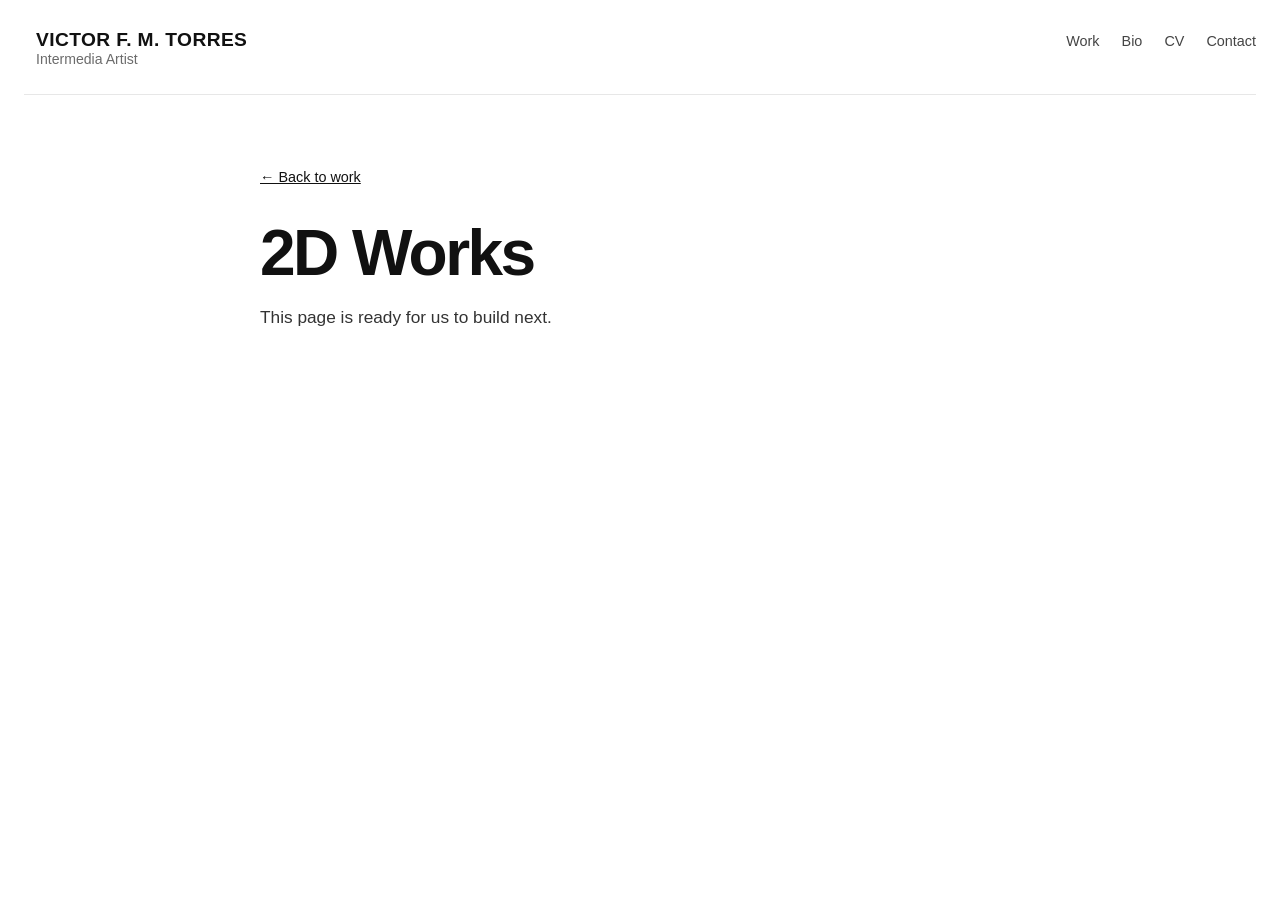
<file: projects/2d-works2.html>
<!doctype html>
<html lang="en">
<head>
  <meta charset="utf-8">
  <meta name="viewport" content="width=device-width, initial-scale=1">
  <title>2D Works | Victor F. M. Torres</title>
  <link rel="stylesheet" href="../style.css">
</head>
<body>
<header class="site-header">
  <a class="identity" href="../index.html">
    <h1>Victor F. M. Torres</h1>
    <p>Intermedia Artist</p>
  </a>
  <nav aria-label="Primary navigation">
    <a href="../index.html">Work</a>
    <a href="../bio.html">Bio</a>
    <a href="../cv.html">CV</a>
    <a href="../contact.html">Contact</a>
  </nav>
</header>
<main class="simple-page">
  <a class="back-link" href="../index.html">← Back to work</a>
  <h2>2D Works</h2>
  <p>This page is ready for us to build next.</p>
</main>
</body>
</html>
</file>
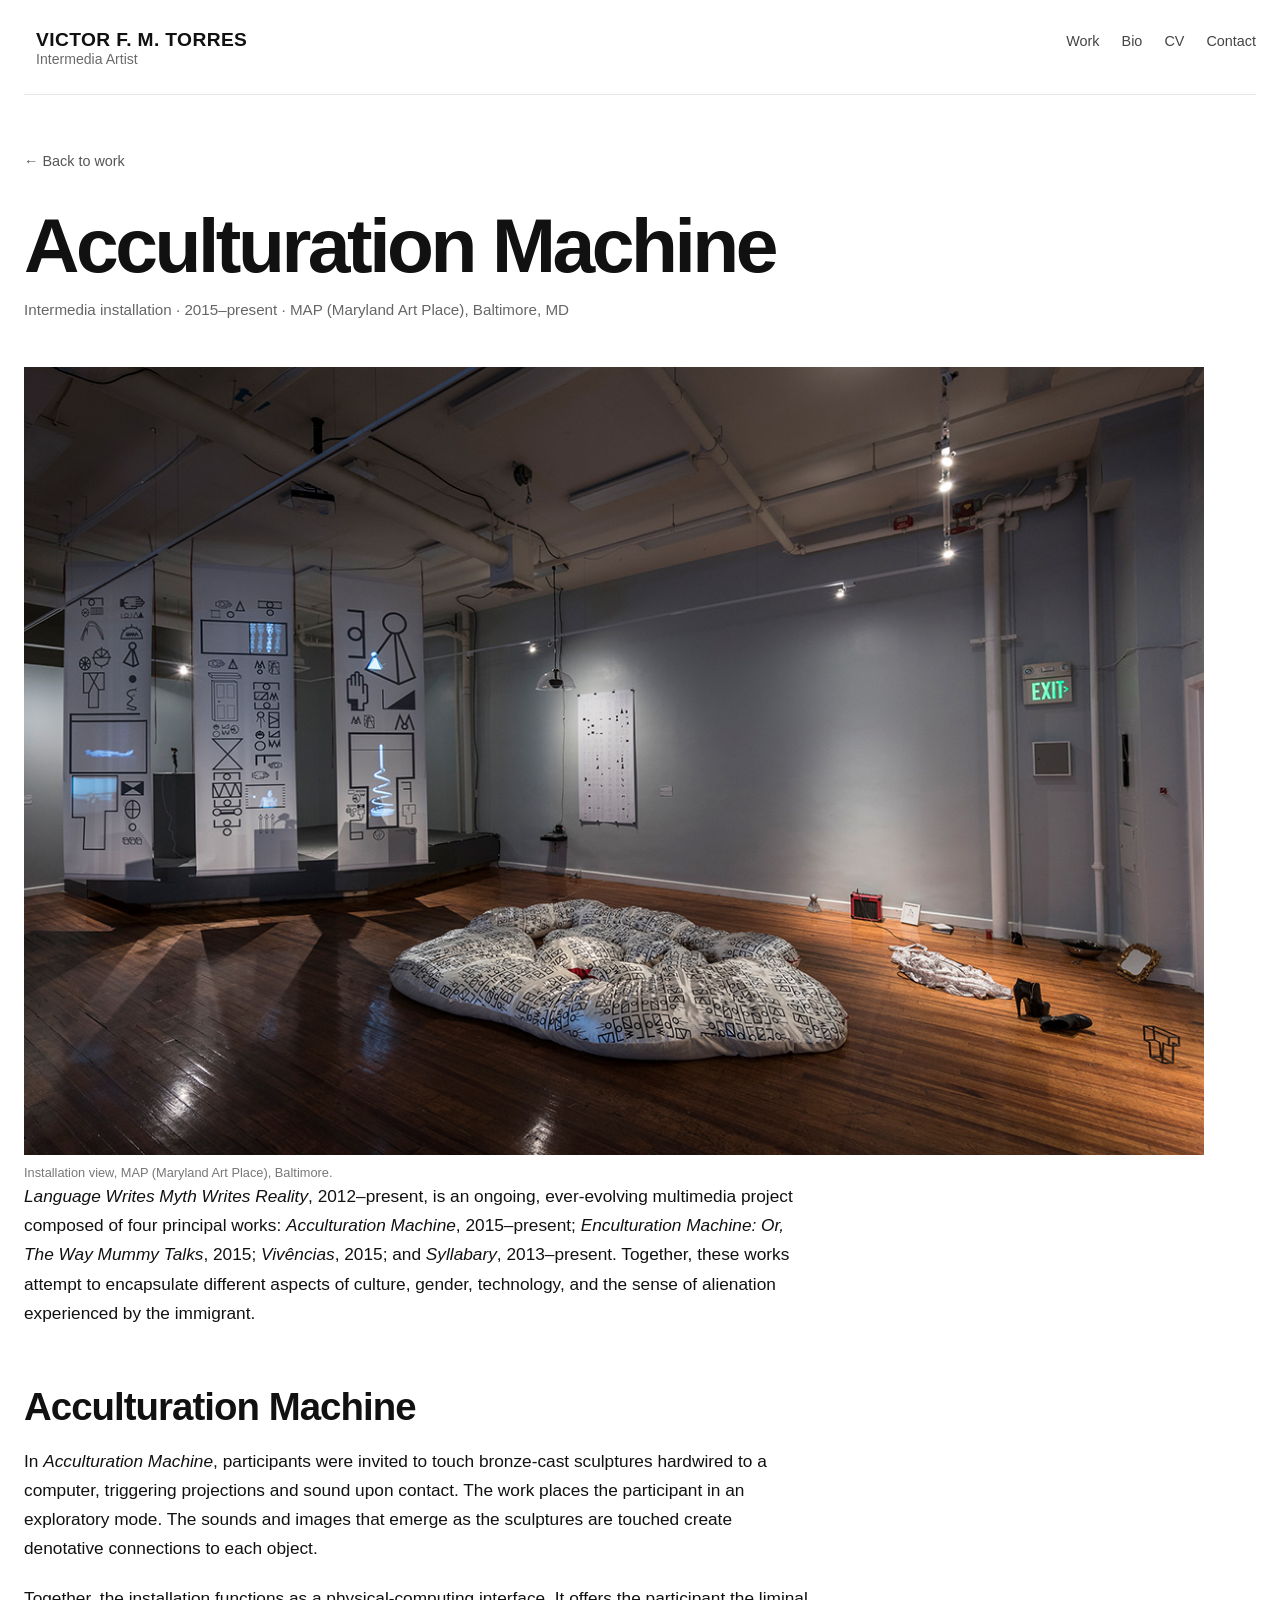
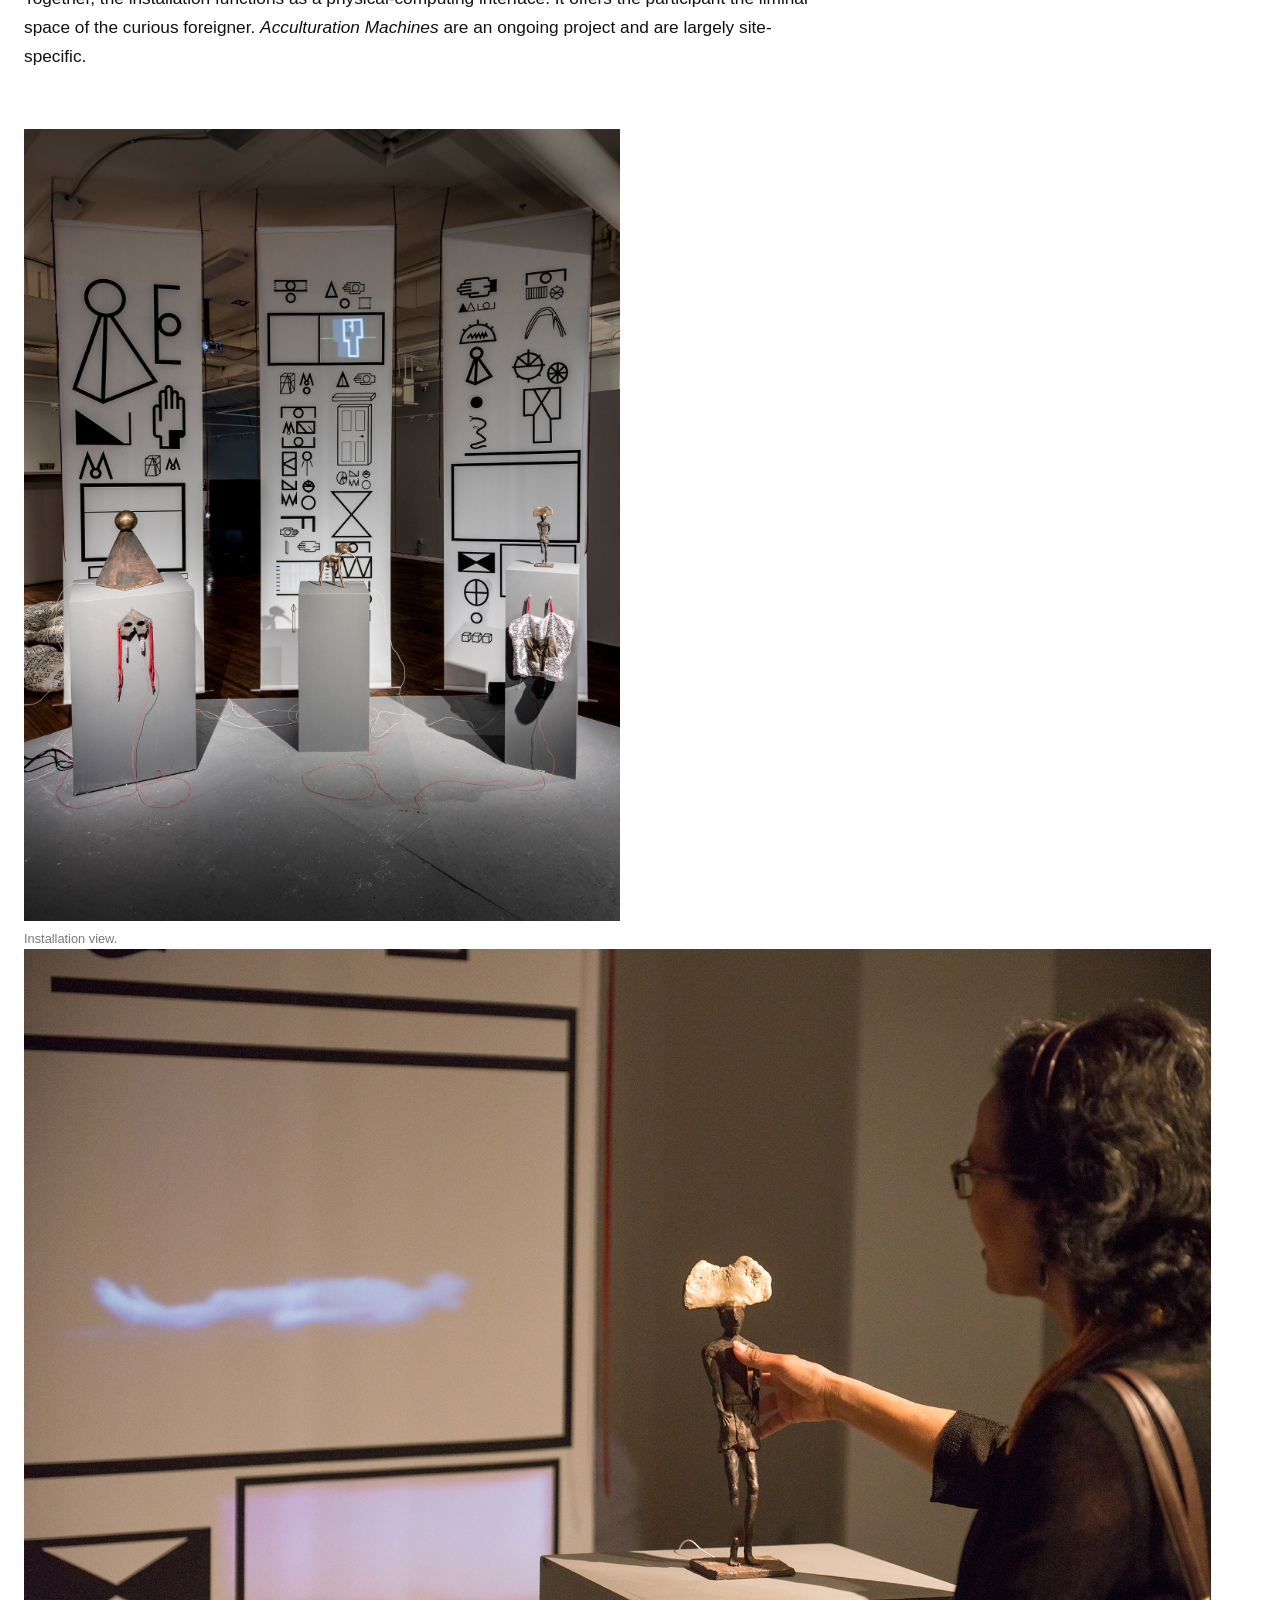
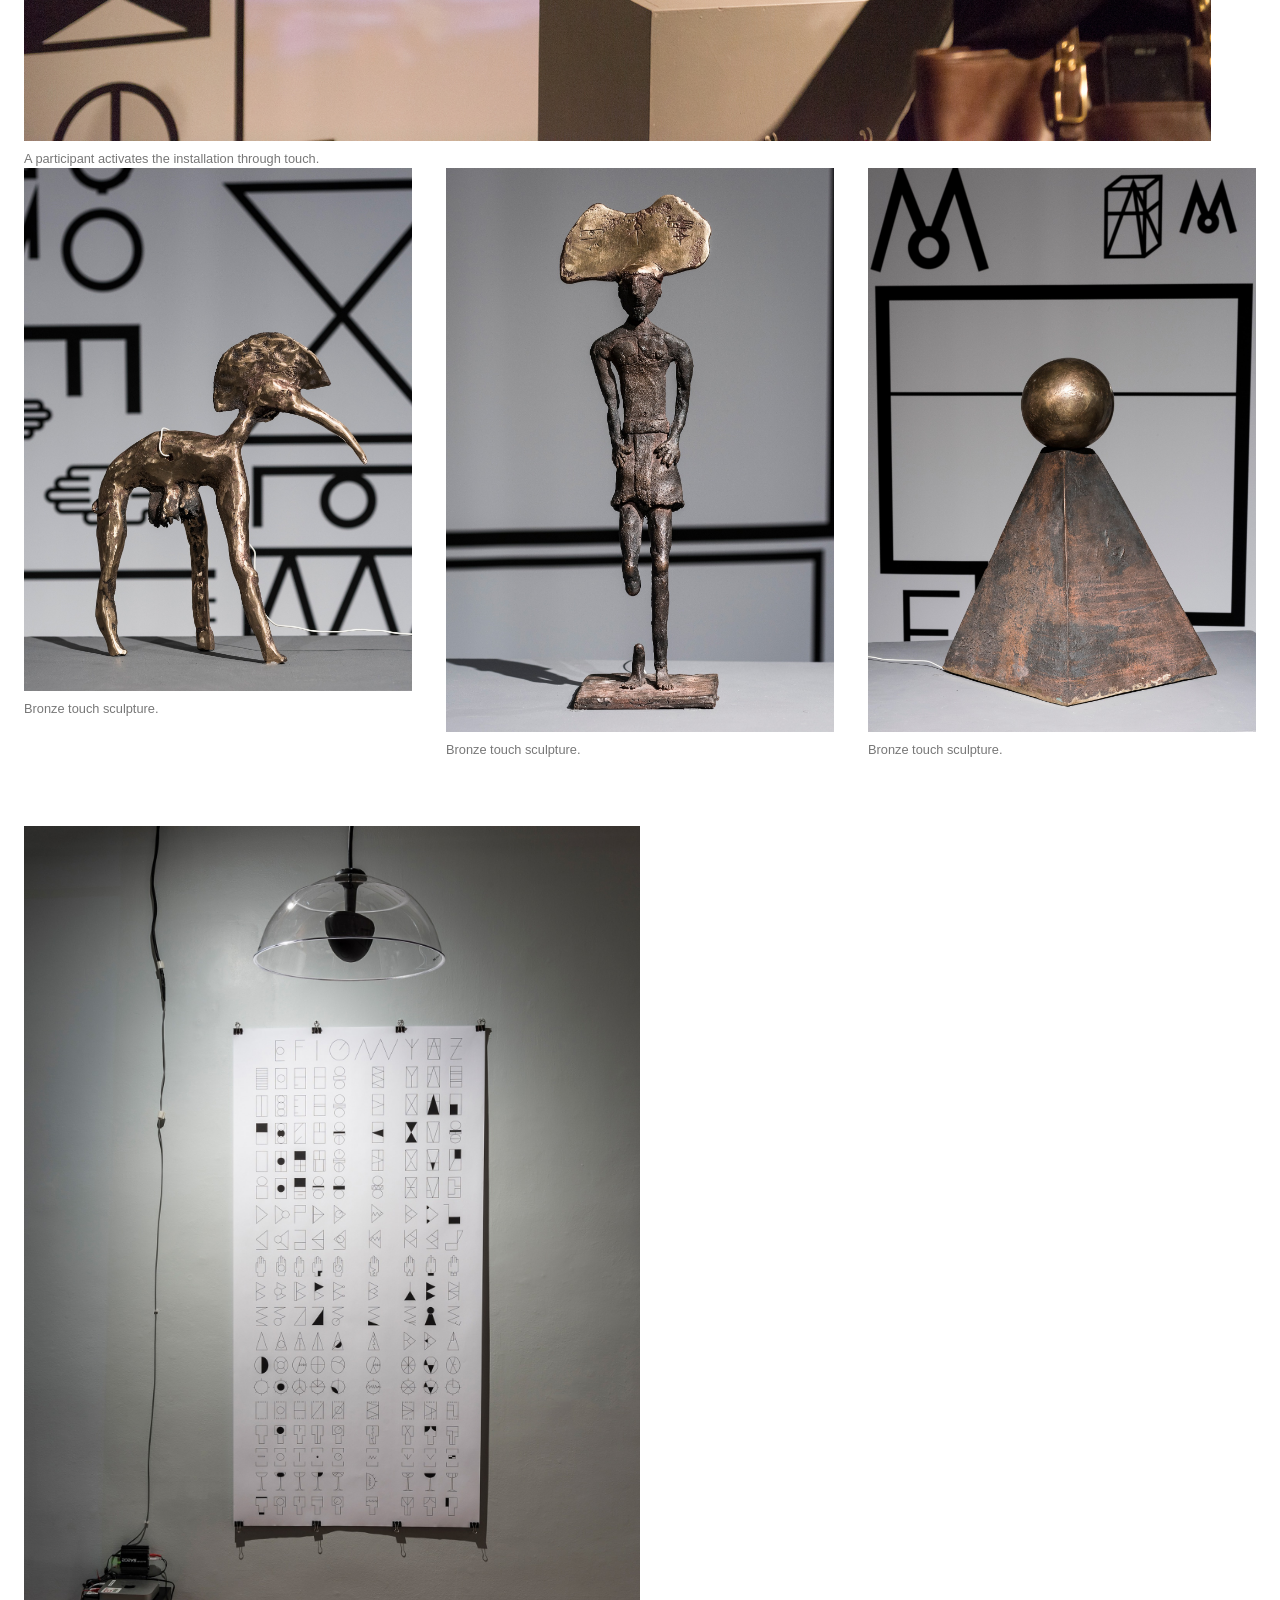
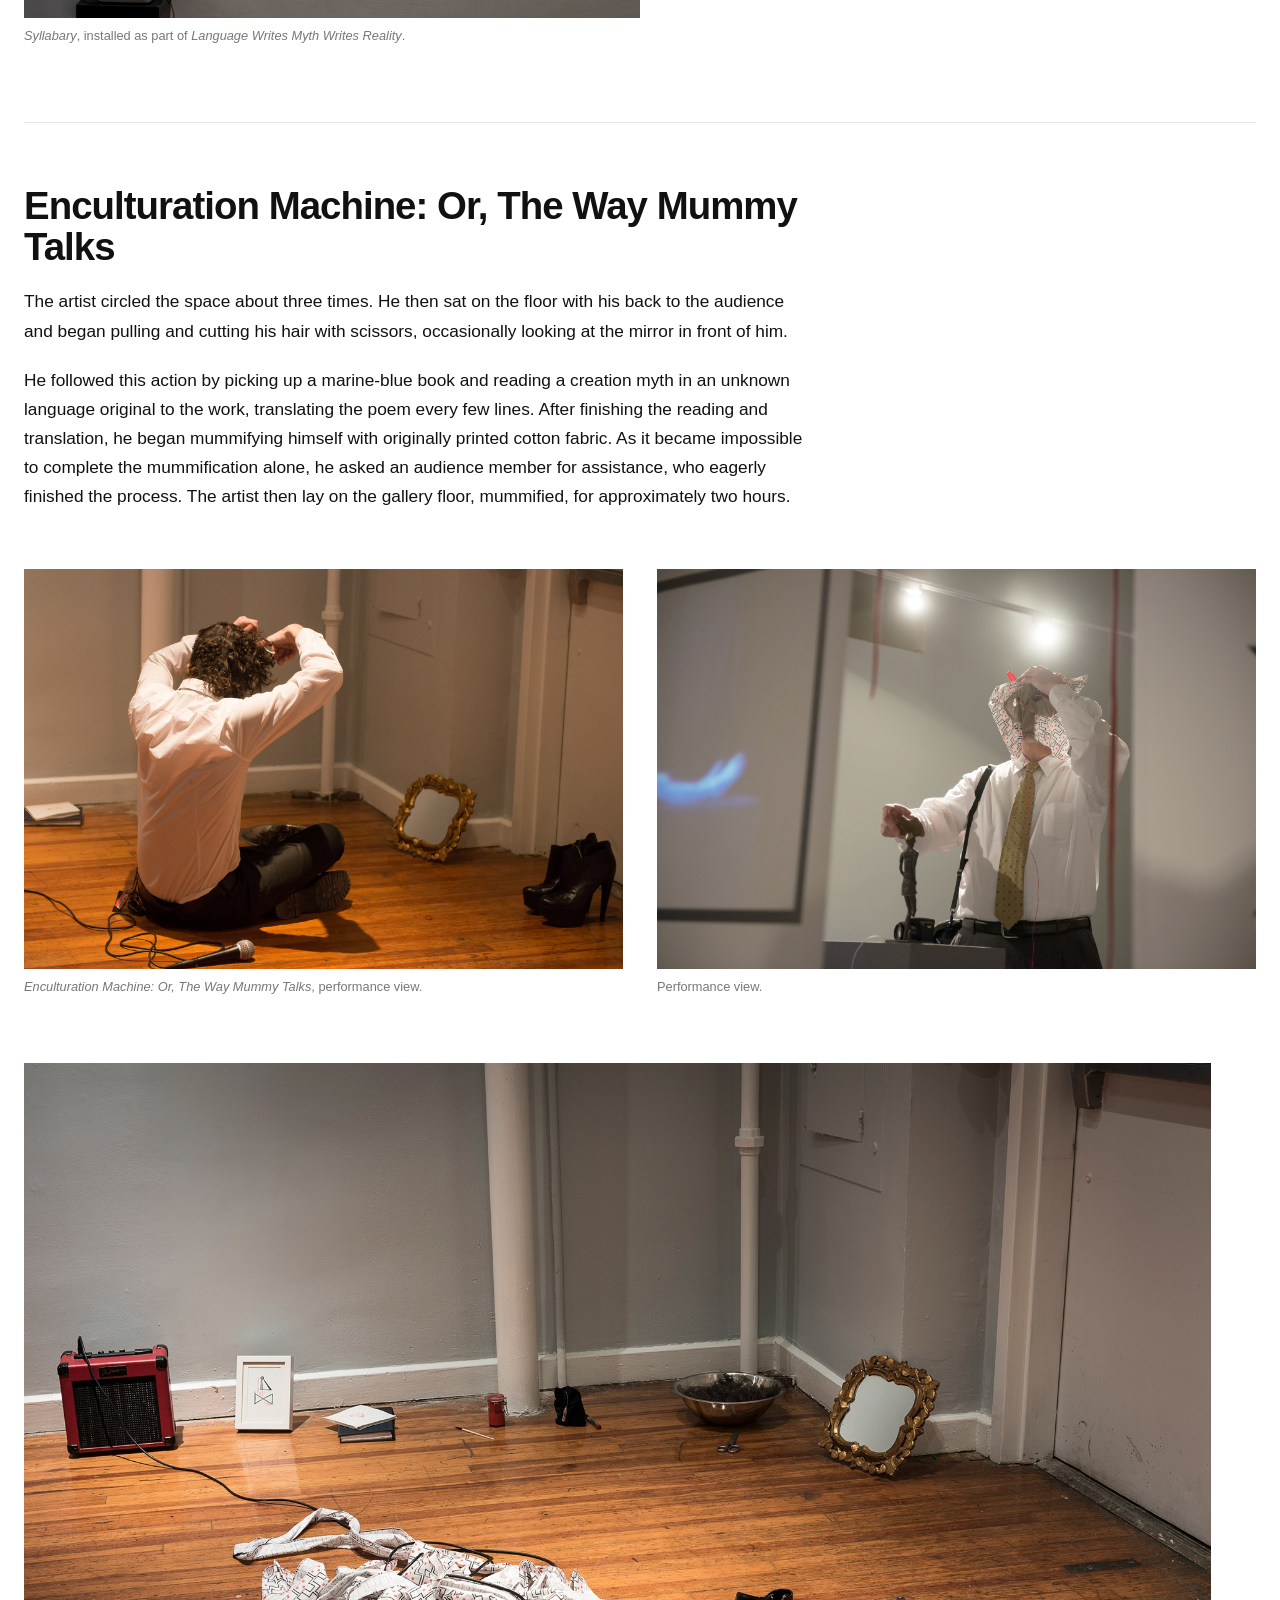
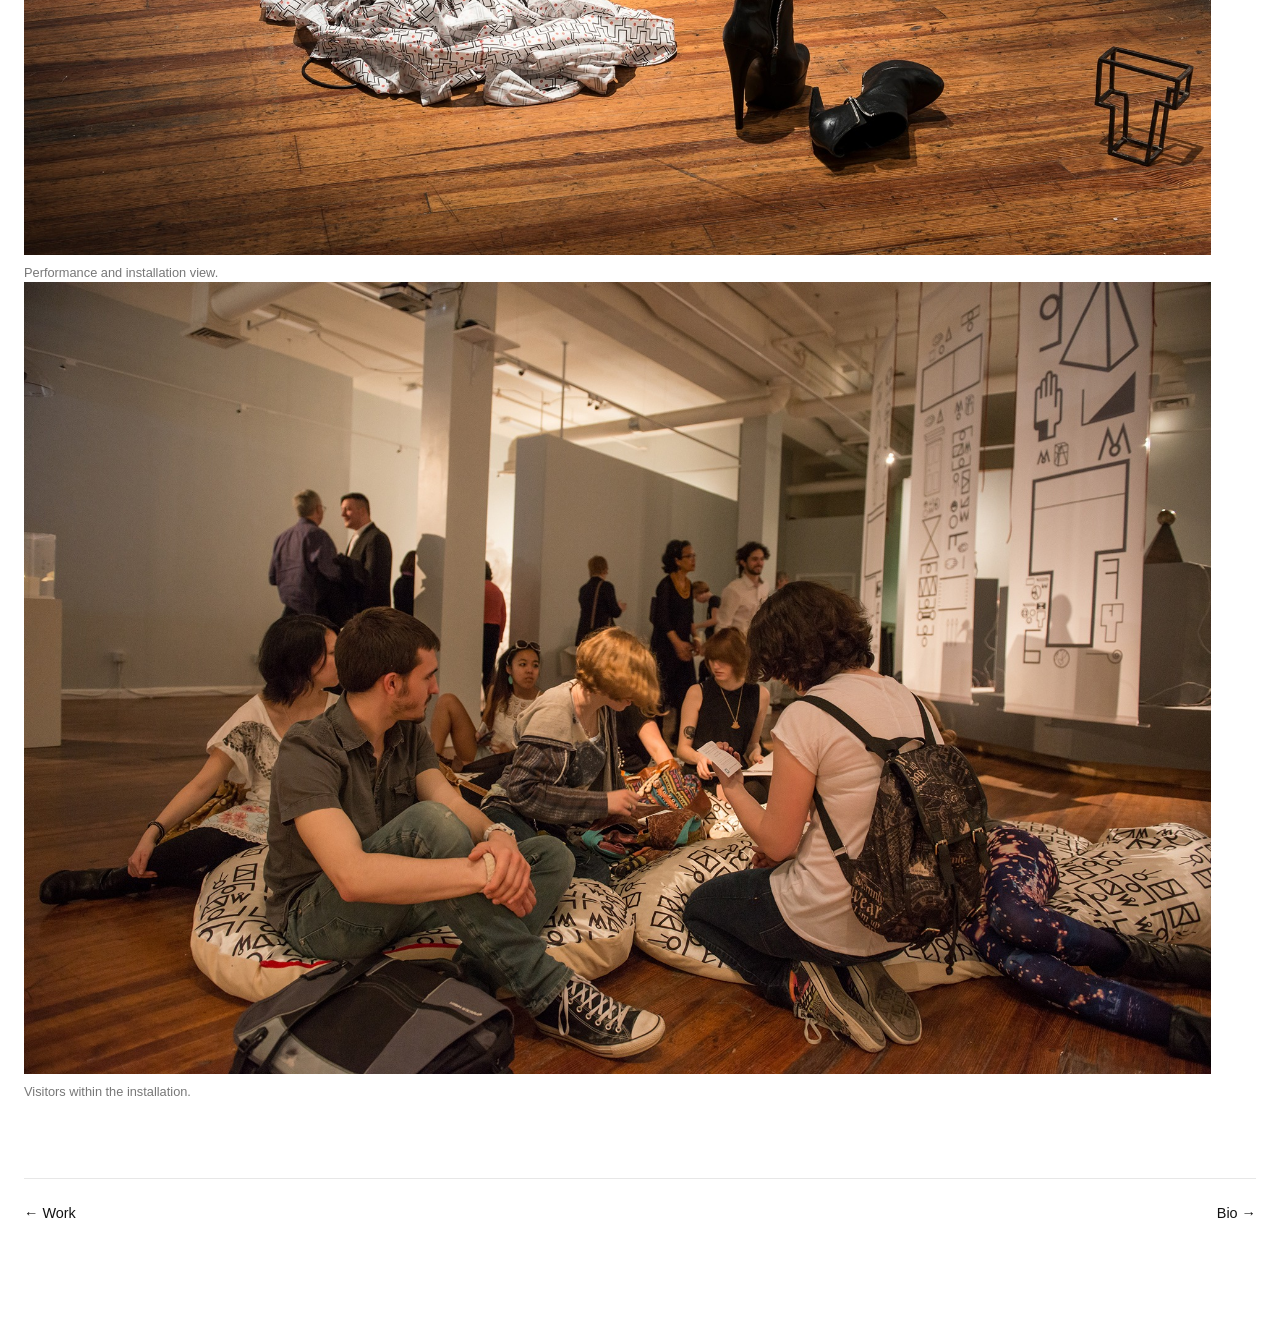
<file: projects/acculturation-machine.html>
<!doctype html>
<html lang="en">
<head>
  <meta charset="utf-8">
  <meta name="viewport" content="width=device-width, initial-scale=1">
  <meta name="description" content="Acculturation Machine, an intermedia installation by Victor F. M. Torres.">
  <title>Acculturation Machine | Victor F. M. Torres</title>
  <link rel="stylesheet" href="../style.css">
  <link rel="stylesheet" href="../project.css">
</head>
<body>
  <header class="site-header">
    <a class="identity" href="../index.html">
      <h1>Victor F. M. Torres</h1>
      <p>Intermedia Artist</p>
    </a>

    <nav aria-label="Primary navigation">
      <a href="../index.html">Work</a>
      <a href="../bio.html">Bio</a>
      <a href="../cv.html">CV</a>
      <a href="../contact.html">Contact</a>
    </nav>
  </header>

  <main class="project-page">
    <a class="project-back" href="../index.html">← Back to work</a>

    <header class="project-header">
      <h2>Acculturation Machine</h2>
      <p class="project-meta">Intermedia installation · 2015–present · MAP (Maryland Art Place), Baltimore, MD</p>
    </header>

    <figure class="project-hero">
      <img src="../assets/images/acculturation-machine/01-gallery-overview.jpg" alt="Wide installation view of Language Writes Myth Writes Reality at Maryland Art Place">
      <figcaption>Installation view, MAP (Maryland Art Place), Baltimore.</figcaption>
    </figure>

    <section class="project-copy">
      <p><em>Language Writes Myth Writes Reality</em>, 2012–present, is an ongoing, ever-evolving multimedia project composed of four principal works: <em>Acculturation Machine</em>, 2015–present; <em>Enculturation Machine: Or, The Way Mummy Talks</em>, 2015; <em>Vivências</em>, 2015; and <em>Syllabary</em>, 2013–present. Together, these works attempt to encapsulate different aspects of culture, gender, technology, and the sense of alienation experienced by the immigrant.</p>
    </section>

    <section class="project-copy">
      <h3>Acculturation Machine</h3>
      <p>In <em>Acculturation Machine</em>, participants were invited to touch bronze-cast sculptures hardwired to a computer, triggering projections and sound upon contact. The work places the participant in an exploratory mode. The sounds and images that emerge as the sculptures are touched create denotative connections to each object.</p>
      <p>Together, the installation functions as a physical-computing interface. It offers the participant the liminal space of the curious foreigner. <em>Acculturation Machines</em> are an ongoing project and are largely site-specific.</p>
    </section>

    <figure class="project-image-full">
      <img src="../assets/images/acculturation-machine/02-installation-view.jpg" alt="Acculturation Machine installation with bronze sculptures, pedestals, hanging graphic panels, wires, and projected images">
      <figcaption>Installation view.</figcaption>
    </figure>

    <figure class="project-image-full">
      <img src="../assets/images/acculturation-machine/03-participant-touching-sculpture.jpg" alt="Gallery visitor touching a bronze sculpture in Acculturation Machine">
      <figcaption>A participant activates the installation through touch.</figcaption>
    </figure>

    <div class="project-image-grid three">
      <figure>
        <img src="../assets/images/acculturation-machine/04-bronze-sculpture.jpg" alt="Bronze touch sculpture from Acculturation Machine">
        <figcaption>Bronze touch sculpture.</figcaption>
      </figure>
      <figure>
        <img src="../assets/images/acculturation-machine/05-bronze-figure.jpg" alt="Standing bronze figure from Acculturation Machine">
        <figcaption>Bronze touch sculpture.</figcaption>
      </figure>
      <figure>
        <img src="../assets/images/acculturation-machine/06-bronze-form.jpg" alt="Bronze geometric sculpture from Acculturation Machine">
        <figcaption>Bronze touch sculpture.</figcaption>
      </figure>
    </div>

    <figure class="project-image-full">
      <img src="../assets/images/acculturation-machine/07-syllabary-installation.jpg" alt="Syllabary work installed beneath a hanging speaker">
      <figcaption><em>Syllabary</em>, installed as part of <em>Language Writes Myth Writes Reality</em>.</figcaption>
    </figure>

    <hr class="project-divider">

    <section class="project-copy">
      <h3>Enculturation Machine: Or, The Way Mummy Talks</h3>
      <p>The artist circled the space about three times. He then sat on the floor with his back to the audience and began pulling and cutting his hair with scissors, occasionally looking at the mirror in front of him.</p>
      <p>He followed this action by picking up a marine-blue book and reading a creation myth in an unknown language original to the work, translating the poem every few lines. After finishing the reading and translation, he began mummifying himself with originally printed cotton fabric. As it became impossible to complete the mummification alone, he asked an audience member for assistance, who eagerly finished the process. The artist then lay on the gallery floor, mummified, for approximately two hours.</p>
    </section>

    <div class="project-image-grid">
      <figure>
        <img src="../assets/images/acculturation-machine/08-performance-cutting-hair.jpg" alt="Performance view of the artist sitting on the gallery floor and cutting his hair">
        <figcaption><em>Enculturation Machine: Or, The Way Mummy Talks</em>, performance view.</figcaption>
      </figure>
      <figure>
        <img src="../assets/images/acculturation-machine/09-performance-mummification.jpg" alt="Performance view of the artist wrapping printed fabric around his head">
        <figcaption>Performance view.</figcaption>
      </figure>
    </div>

    <figure class="project-image-full">
      <img src="../assets/images/acculturation-machine/10-performance-installation.jpg" alt="Objects from the performance arranged across the gallery floor">
      <figcaption>Performance and installation view.</figcaption>
    </figure>

    <figure class="project-image-full">
      <img src="../assets/images/acculturation-machine/11-audience-installation.jpg" alt="Visitors gathered within the Language Writes Myth Writes Reality installation">
      <figcaption>Visitors within the installation.</figcaption>
    </figure>

    <div class="project-end">
      <a href="../index.html">← Work</a>
      <a href="../bio.html">Bio →</a>
    </div>
  </main>
</body>
</html>
</file>
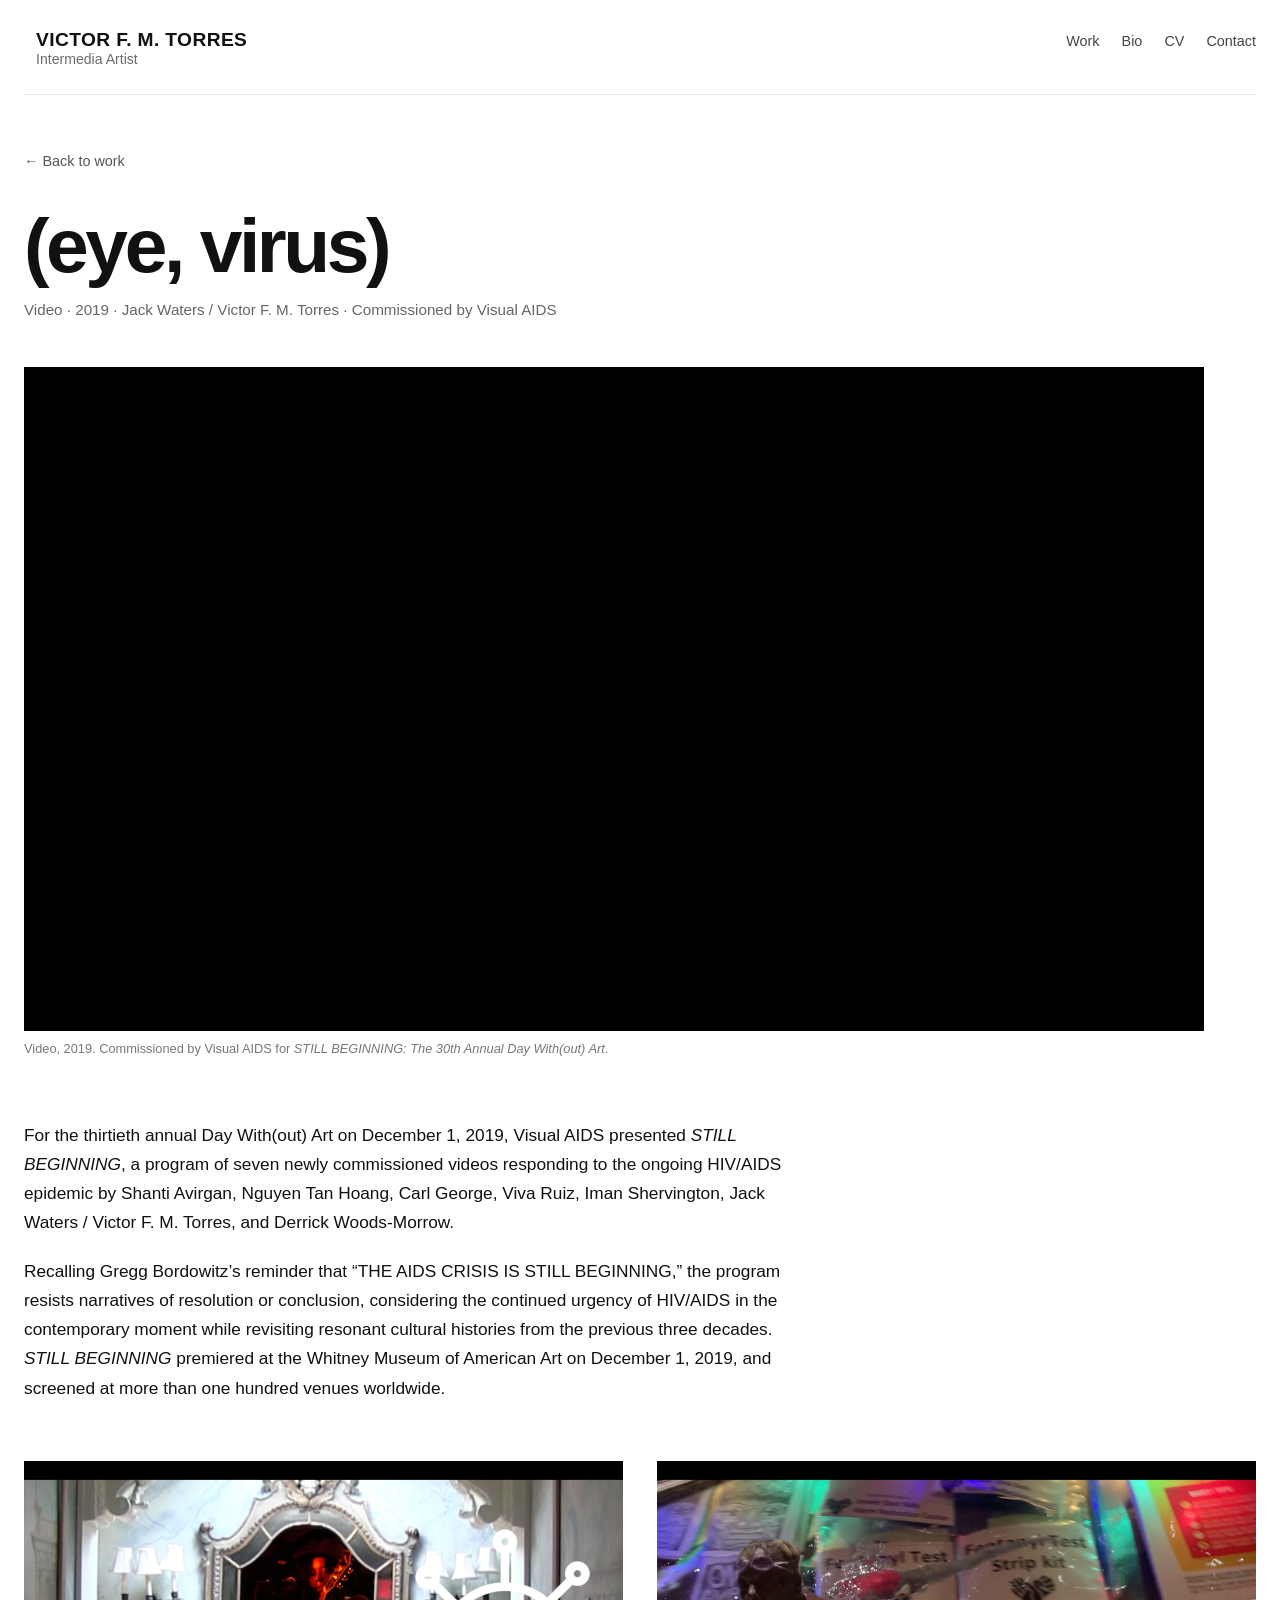
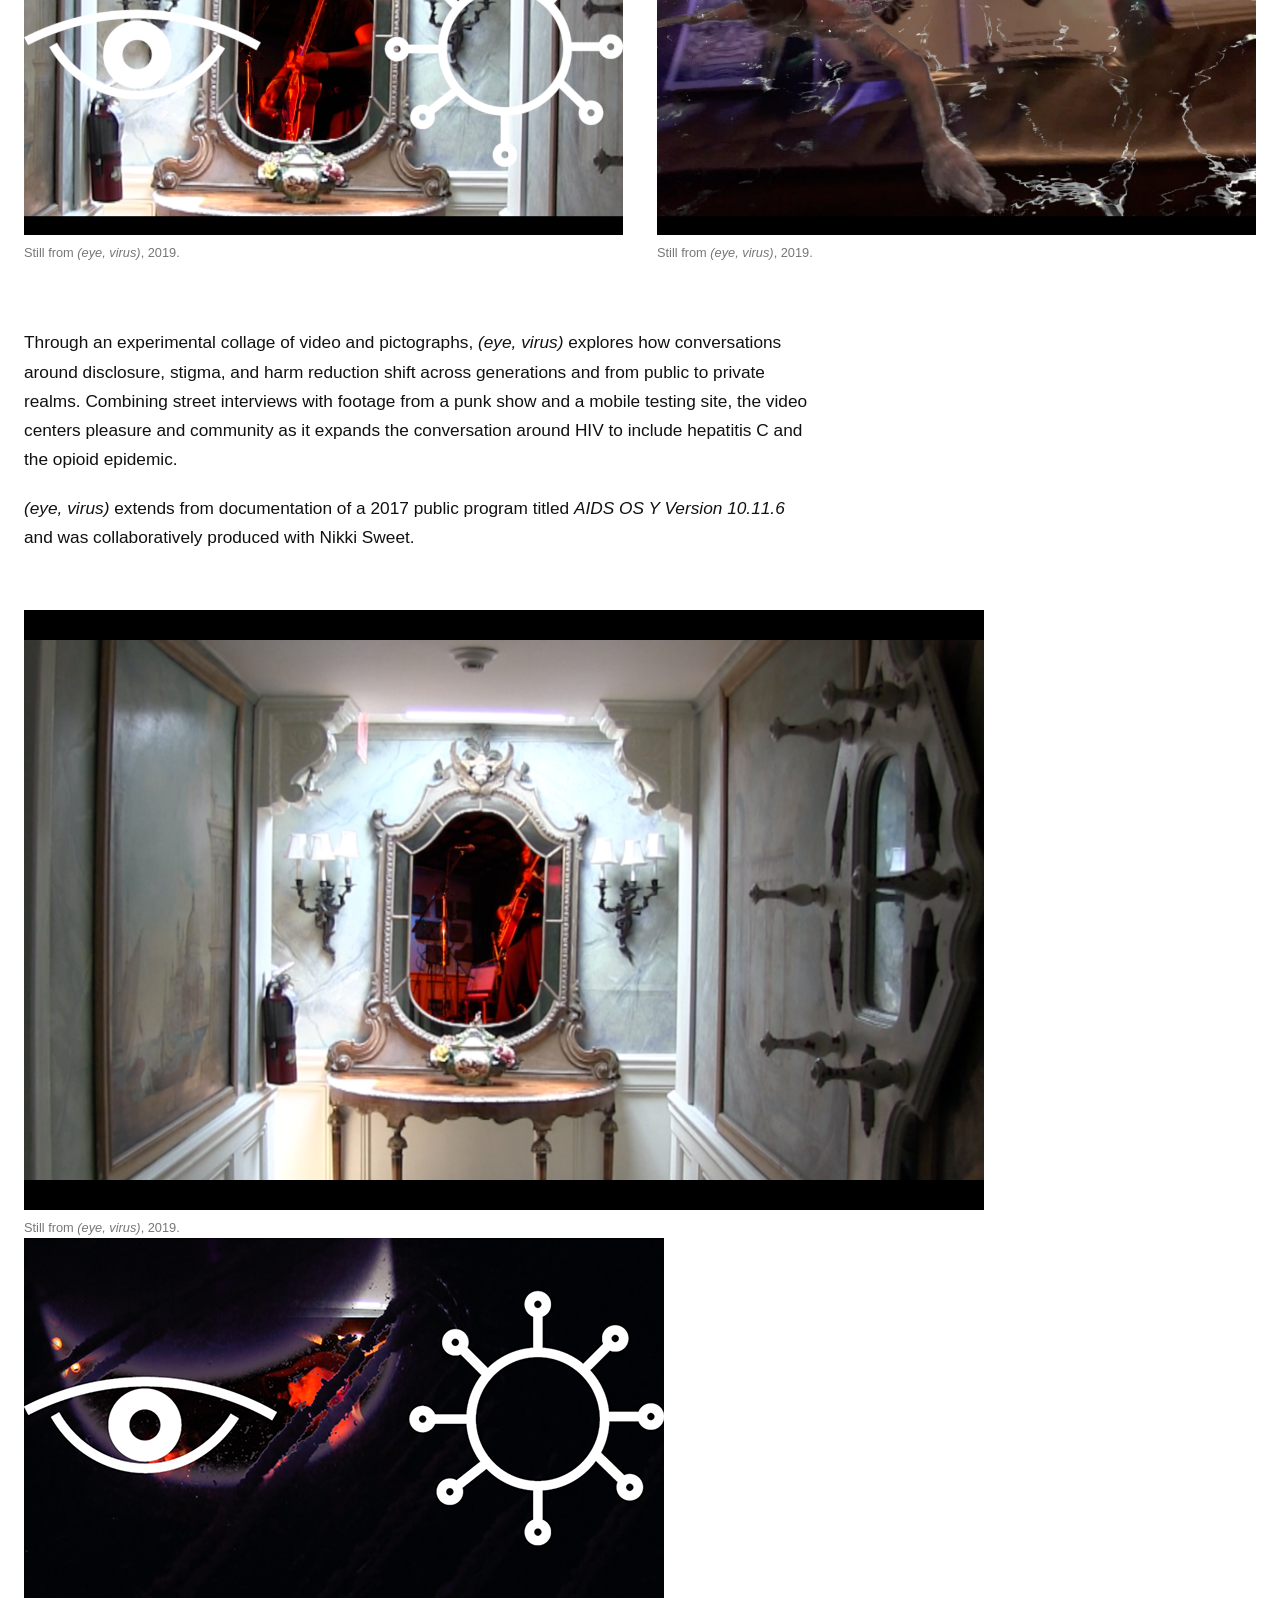
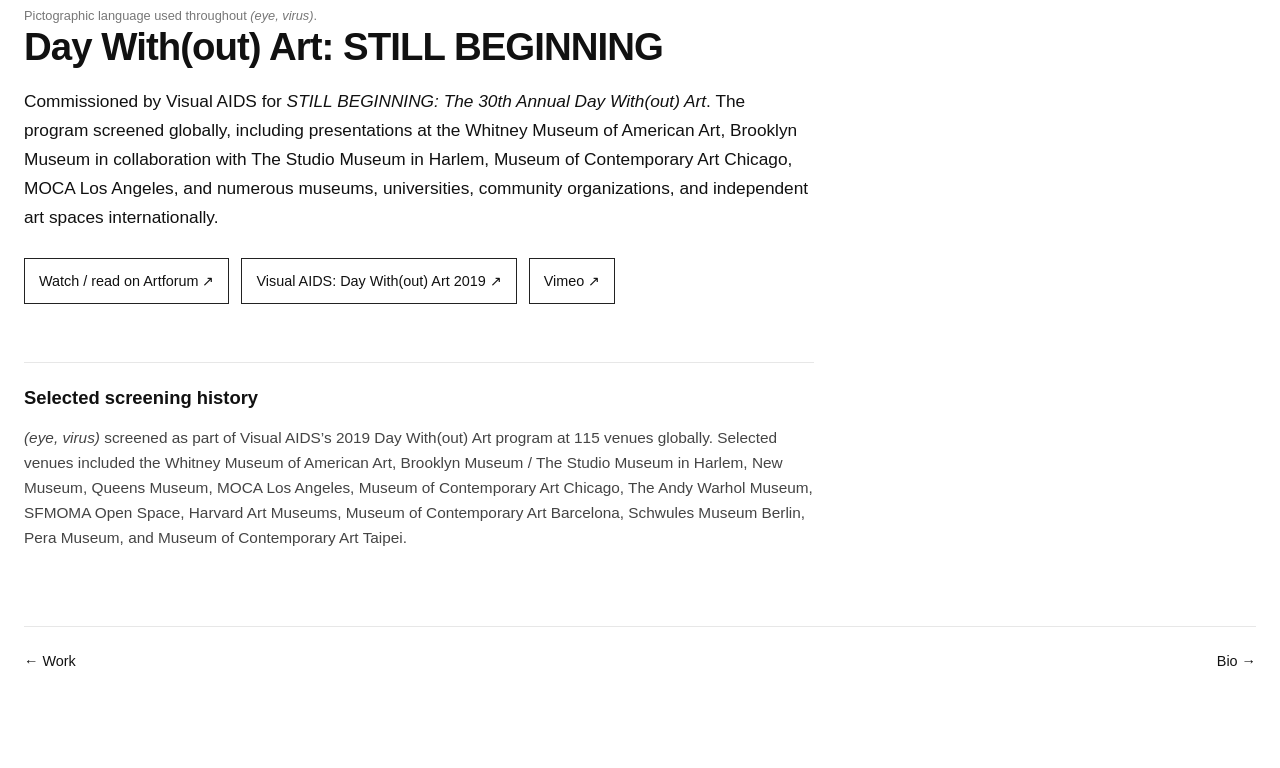
<file: projects/eye-virus.html>
<!doctype html>
<html lang="en">
<head>
  <meta charset="utf-8">
  <meta name="viewport" content="width=device-width, initial-scale=1">
  <meta name="description" content="(eye, virus), a 2019 video by Jack Waters and Victor F. M. Torres, commissioned by Visual AIDS for Day With(out) Art.">
  <title>(eye, virus) | Victor F. M. Torres</title>
  <link rel="stylesheet" href="../style.css">
  <link rel="stylesheet" href="../project.css">
</head>
<body>
  <header class="site-header">
    <a class="identity" href="../index.html">
      <h1>Victor F. M. Torres</h1>
      <p>Intermedia Artist</p>
    </a>

    <nav aria-label="Primary navigation">
      <a href="../index.html">Work</a>
      <a href="../bio.html">Bio</a>
      <a href="../cv.html">CV</a>
      <a href="../contact.html">Contact</a>
    </nav>
  </header>

  <main class="project-page">
    <a class="project-back" href="../index.html">← Back to work</a>

    <header class="project-header">
      <h2>(eye, virus)</h2>
      <p class="project-meta">Video · 2019 · Jack Waters / Victor F. M. Torres · Commissioned by Visual AIDS</p>
    </header>

    <section class="project-video" aria-label="(eye, virus) video">
      <div class="project-video-frame">
        <iframe
          src="https://player.vimeo.com/video/372220412"
          title="(eye, virus), 2019"
          allow="autoplay; fullscreen; picture-in-picture"
          allowfullscreen>
        </iframe>
      </div>
      <figcaption>Video, 2019. Commissioned by Visual AIDS for <em>STILL BEGINNING: The 30th Annual Day With(out) Art</em>.</figcaption>
    </section>

    <section class="project-copy">
      <p>For the thirtieth annual Day With(out) Art on December 1, 2019, Visual AIDS presented <em>STILL BEGINNING</em>, a program of seven newly commissioned videos responding to the ongoing HIV/AIDS epidemic by Shanti Avirgan, Nguyen Tan Hoang, Carl George, Viva Ruiz, Iman Shervington, Jack Waters / Victor F. M. Torres, and Derrick Woods-Morrow.</p>

      <p>Recalling Gregg Bordowitz’s reminder that “THE AIDS CRISIS IS STILL BEGINNING,” the program resists narratives of resolution or conclusion, considering the continued urgency of HIV/AIDS in the contemporary moment while revisiting resonant cultural histories from the previous three decades. <em>STILL BEGINNING</em> premiered at the Whitney Museum of American Art on December 1, 2019, and screened at more than one hundred venues worldwide.</p>
    </section>

    <div class="project-image-grid">
      <figure>
        <img src="../assets/images/eye-virus/02-mirror-performance.png" alt="Still from eye, virus showing a musician reflected in an ornate mirror with white pictographic symbols overlaid">
        <figcaption>Still from <em>(eye, virus)</em>, 2019.</figcaption>
      </figure>
      <figure>
        <img src="../assets/images/eye-virus/03-testing-site.png" alt="Still from eye, virus combining a swimmer with imagery from a mobile testing site">
        <figcaption>Still from <em>(eye, virus)</em>, 2019.</figcaption>
      </figure>
    </div>

    <section class="project-copy">
      <p>Through an experimental collage of video and pictographs, <em>(eye, virus)</em> explores how conversations around disclosure, stigma, and harm reduction shift across generations and from public to private realms. Combining street interviews with footage from a punk show and a mobile testing site, the video centers pleasure and community as it expands the conversation around HIV to include hepatitis C and the opioid epidemic.</p>

      <p><em>(eye, virus)</em> extends from documentation of a 2017 public program titled <em>AIDS OS Y Version 10.11.6</em> and was collaboratively produced with Nikki Sweet.</p>
    </section>

    <figure class="project-image-medium">
      <img src="../assets/images/eye-virus/04-mirror-performance-wide.png" alt="Wide still from eye, virus showing a performer reflected in an ornate mirror">
      <figcaption>Still from <em>(eye, virus)</em>, 2019.</figcaption>
    </figure>

    <figure class="project-image-medium">
      <img src="../assets/images/eye-virus/01-title-card.png" alt="Eye and virus pictographs over a dark video image from eye, virus">
      <figcaption>Pictographic language used throughout <em>(eye, virus)</em>.</figcaption>
    </figure>

    <section class="project-copy">
      <h3>Day With(out) Art: STILL BEGINNING</h3>
      <p>Commissioned by Visual AIDS for <em>STILL BEGINNING: The 30th Annual Day With(out) Art</em>. The program screened globally, including presentations at the Whitney Museum of American Art, Brooklyn Museum in collaboration with The Studio Museum in Harlem, Museum of Contemporary Art Chicago, MOCA Los Angeles, and numerous museums, universities, community organizations, and independent art spaces internationally.</p>

      <div class="project-links">
        <a href="https://www.artforum.com/video/jack-waters-victor-f-m-torres-eye-virus-2019-167094/" target="_blank" rel="noopener noreferrer">Watch / read on Artforum ↗</a>
        <a href="https://visualaids.org/projects/day-without-art-2019" target="_blank" rel="noopener noreferrer">Visual AIDS: Day With(out) Art 2019 ↗</a>
        <a href="https://vimeo.com/372220412" target="_blank" rel="noopener noreferrer">Vimeo ↗</a>
      </div>
    </section>

    <section class="project-note">
      <h3>Selected screening history</h3>
      <p><em>(eye, virus)</em> screened as part of Visual AIDS’s 2019 Day With(out) Art program at 115 venues globally. Selected venues included the Whitney Museum of American Art, Brooklyn Museum / The Studio Museum in Harlem, New Museum, Queens Museum, MOCA Los Angeles, Museum of Contemporary Art Chicago, The Andy Warhol Museum, SFMOMA Open Space, Harvard Art Museums, Museum of Contemporary Art Barcelona, Schwules Museum Berlin, Pera Museum, and Museum of Contemporary Art Taipei.</p>
    </section>

    <div class="project-end">
      <a href="../index.html">← Work</a>
      <a href="../bio.html">Bio →</a>
    </div>
  </main>
</body>
</html>
</file>
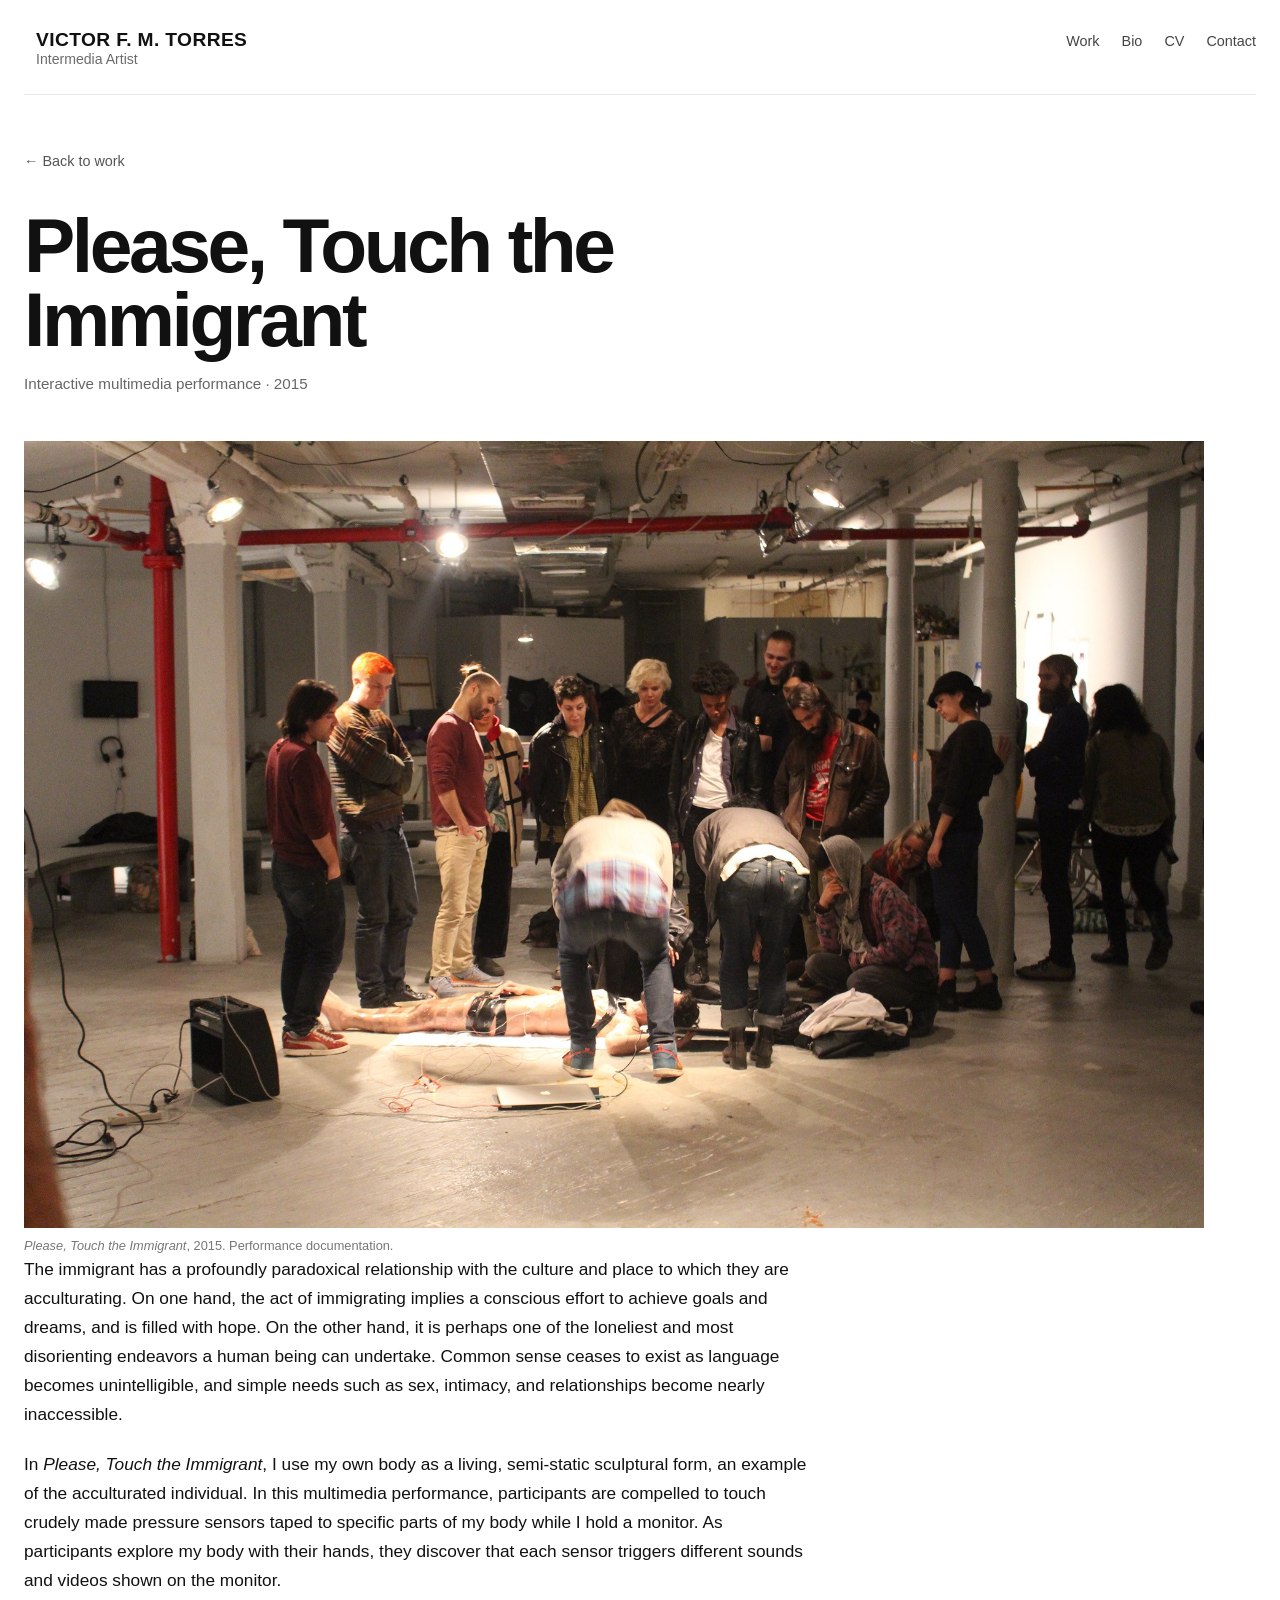
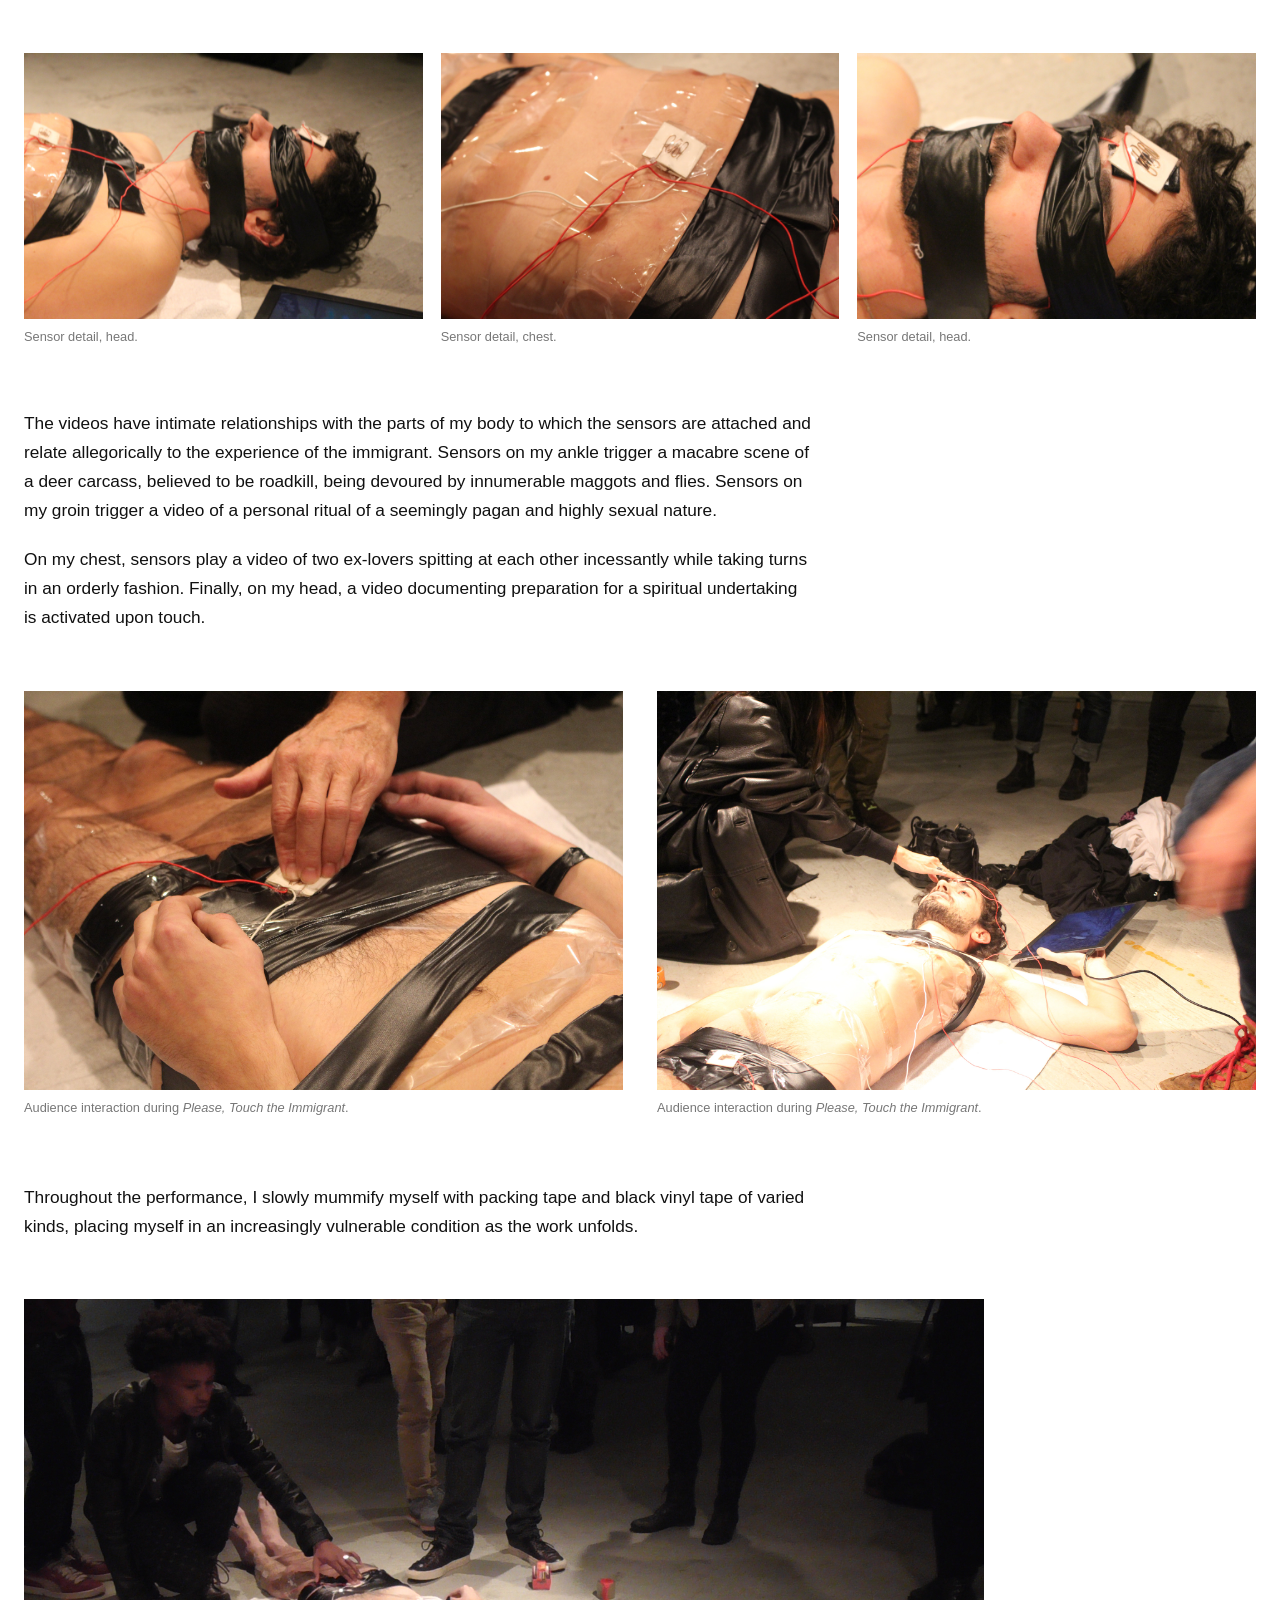
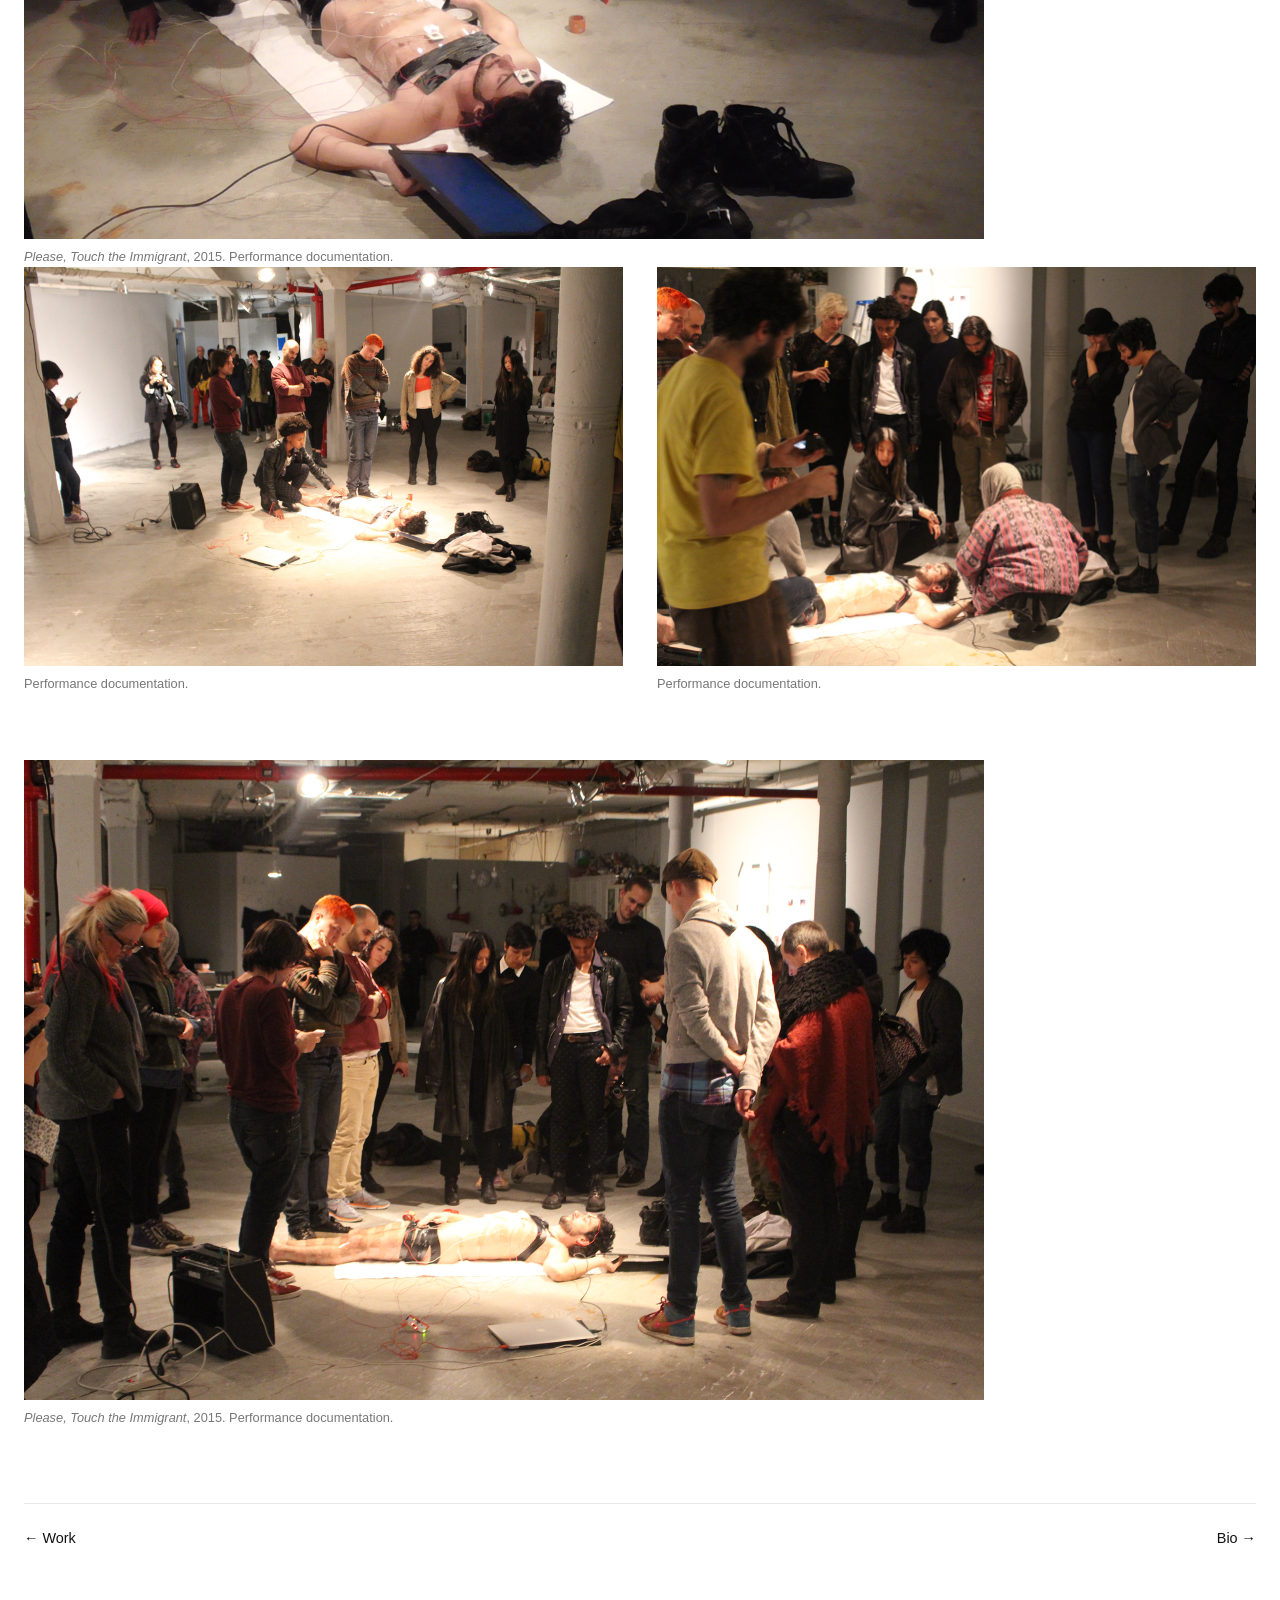
<file: projects/please-touch-the-immigrant.html>
<!doctype html>
<html lang="en">
<head>
  <meta charset="utf-8">
  <meta name="viewport" content="width=device-width, initial-scale=1">
  <meta name="description" content="Please, Touch the Immigrant, a 2015 interactive multimedia performance by Victor F. M. Torres.">
  <title>Please, Touch the Immigrant | Victor F. M. Torres</title>
  <link rel="stylesheet" href="../style.css">
  <link rel="stylesheet" href="../project.css">
</head>

<body>
  <header class="site-header">
    <a class="identity" href="../index.html">
      <h1>Victor F. M. Torres</h1>
      <p>Intermedia Artist</p>
    </a>

    <nav aria-label="Primary navigation">
      <a href="../index.html">Work</a>
      <a href="../bio.html">Bio</a>
      <a href="../cv.html">CV</a>
      <a href="../contact.html">Contact</a>
    </nav>
  </header>

  <main class="project-page">
    <a class="project-back" href="../index.html">← Back to work</a>

    <header class="project-header">
      <h2>Please, Touch the Immigrant</h2>
      <p class="project-meta">Interactive multimedia performance · 2015</p>
    </header>

    <figure class="project-hero">
      <img src="../assets/images/please-touch-the-immigrant/08-wide-audience.jpg" alt="Audience gathered around Victor F. M. Torres during Please, Touch the Immigrant">
      <figcaption><em>Please, Touch the Immigrant</em>, 2015. Performance documentation.</figcaption>
    </figure>

    <section class="project-copy">
      <p>The immigrant has a profoundly paradoxical relationship with the culture and place to which they are acculturating. On one hand, the act of immigrating implies a conscious effort to achieve goals and dreams, and is filled with hope. On the other hand, it is perhaps one of the loneliest and most disorienting endeavors a human being can undertake. Common sense ceases to exist as language becomes unintelligible, and simple needs such as sex, intimacy, and relationships become nearly inaccessible.</p>

      <p>In <em>Please, Touch the Immigrant</em>, I use my own body as a living, semi-static sculptural form, an example of the acculturated individual. In this multimedia performance, participants are compelled to touch crudely made pressure sensors taped to specific parts of my body while I hold a monitor. As participants explore my body with their hands, they discover that each sensor triggers different sounds and videos shown on the monitor.</p>
    </section>

    <div class="project-detail-strip">
      <figure>
        <img src="../assets/images/please-touch-the-immigrant/01-face-sensor.jpg" alt="Close-up of the artist's face bound with black tape and a sensor attached near the eye">
        <figcaption>Sensor detail, head.</figcaption>
      </figure>
      <figure>
        <img src="../assets/images/please-touch-the-immigrant/02-chest-sensor.jpg" alt="Close-up of a handmade sensor attached to the artist's chest with clear and black tape">
        <figcaption>Sensor detail, chest.</figcaption>
      </figure>
      <figure>
        <img src="../assets/images/please-touch-the-immigrant/03-head-sensor.jpg" alt="Close-up of the artist's face with a handmade pressure sensor and red wire attached to the forehead">
        <figcaption>Sensor detail, head.</figcaption>
      </figure>
    </div>

    <section class="project-copy">
      <p>The videos have intimate relationships with the parts of my body to which the sensors are attached and relate allegorically to the experience of the immigrant. Sensors on my ankle trigger a macabre scene of a deer carcass, believed to be roadkill, being devoured by innumerable maggots and flies. Sensors on my groin trigger a video of a personal ritual of a seemingly pagan and highly sexual nature.</p>

      <p>On my chest, sensors play a video of two ex-lovers spitting at each other incessantly while taking turns in an orderly fashion. Finally, on my head, a video documenting preparation for a spiritual undertaking is activated upon touch.</p>
    </section>

    <div class="project-image-grid">
      <figure>
        <img src="../assets/images/please-touch-the-immigrant/04-participant-touch.jpg" alt="Participant touching a sensor on the artist's torso during the performance">
        <figcaption>Audience interaction during <em>Please, Touch the Immigrant</em>.</figcaption>
      </figure>
      <figure>
        <img src="../assets/images/please-touch-the-immigrant/07-participant-head-touch.jpg" alt="Participant touching a sensor near the artist's forehead while the artist holds a monitor">
        <figcaption>Audience interaction during <em>Please, Touch the Immigrant</em>.</figcaption>
      </figure>
    </div>

    <section class="project-copy">
      <p>Throughout the performance, I slowly mummify myself with packing tape and black vinyl tape of varied kinds, placing myself in an increasingly vulnerable condition as the work unfolds.</p>
    </section>

    <figure class="project-image-medium">
      <img src="../assets/images/please-touch-the-immigrant/09-floor-performance.jpg" alt="The artist lying on the gallery floor surrounded by wires and participants">
      <figcaption><em>Please, Touch the Immigrant</em>, 2015. Performance documentation.</figcaption>
    </figure>

    <div class="project-image-grid">
      <figure>
        <img src="../assets/images/please-touch-the-immigrant/05-wide-performance.jpg" alt="Wide view of the performance with audience members gathered around the artist">
        <figcaption>Performance documentation.</figcaption>
      </figure>
      <figure>
        <img src="../assets/images/please-touch-the-immigrant/10-audience-close.jpg" alt="Audience members gathered closely around the artist during the performance">
        <figcaption>Performance documentation.</figcaption>
      </figure>
    </div>

    <figure class="project-image-medium">
      <img src="../assets/images/please-touch-the-immigrant/06-audience-performance.jpg" alt="Audience members standing around the artist lying on the gallery floor">
      <figcaption><em>Please, Touch the Immigrant</em>, 2015. Performance documentation.</figcaption>
    </figure>

    <div class="project-end">
      <a href="../index.html">← Work</a>
      <a href="../bio.html">Bio →</a>
    </div>
  </main>
</body>
</html>
</file>
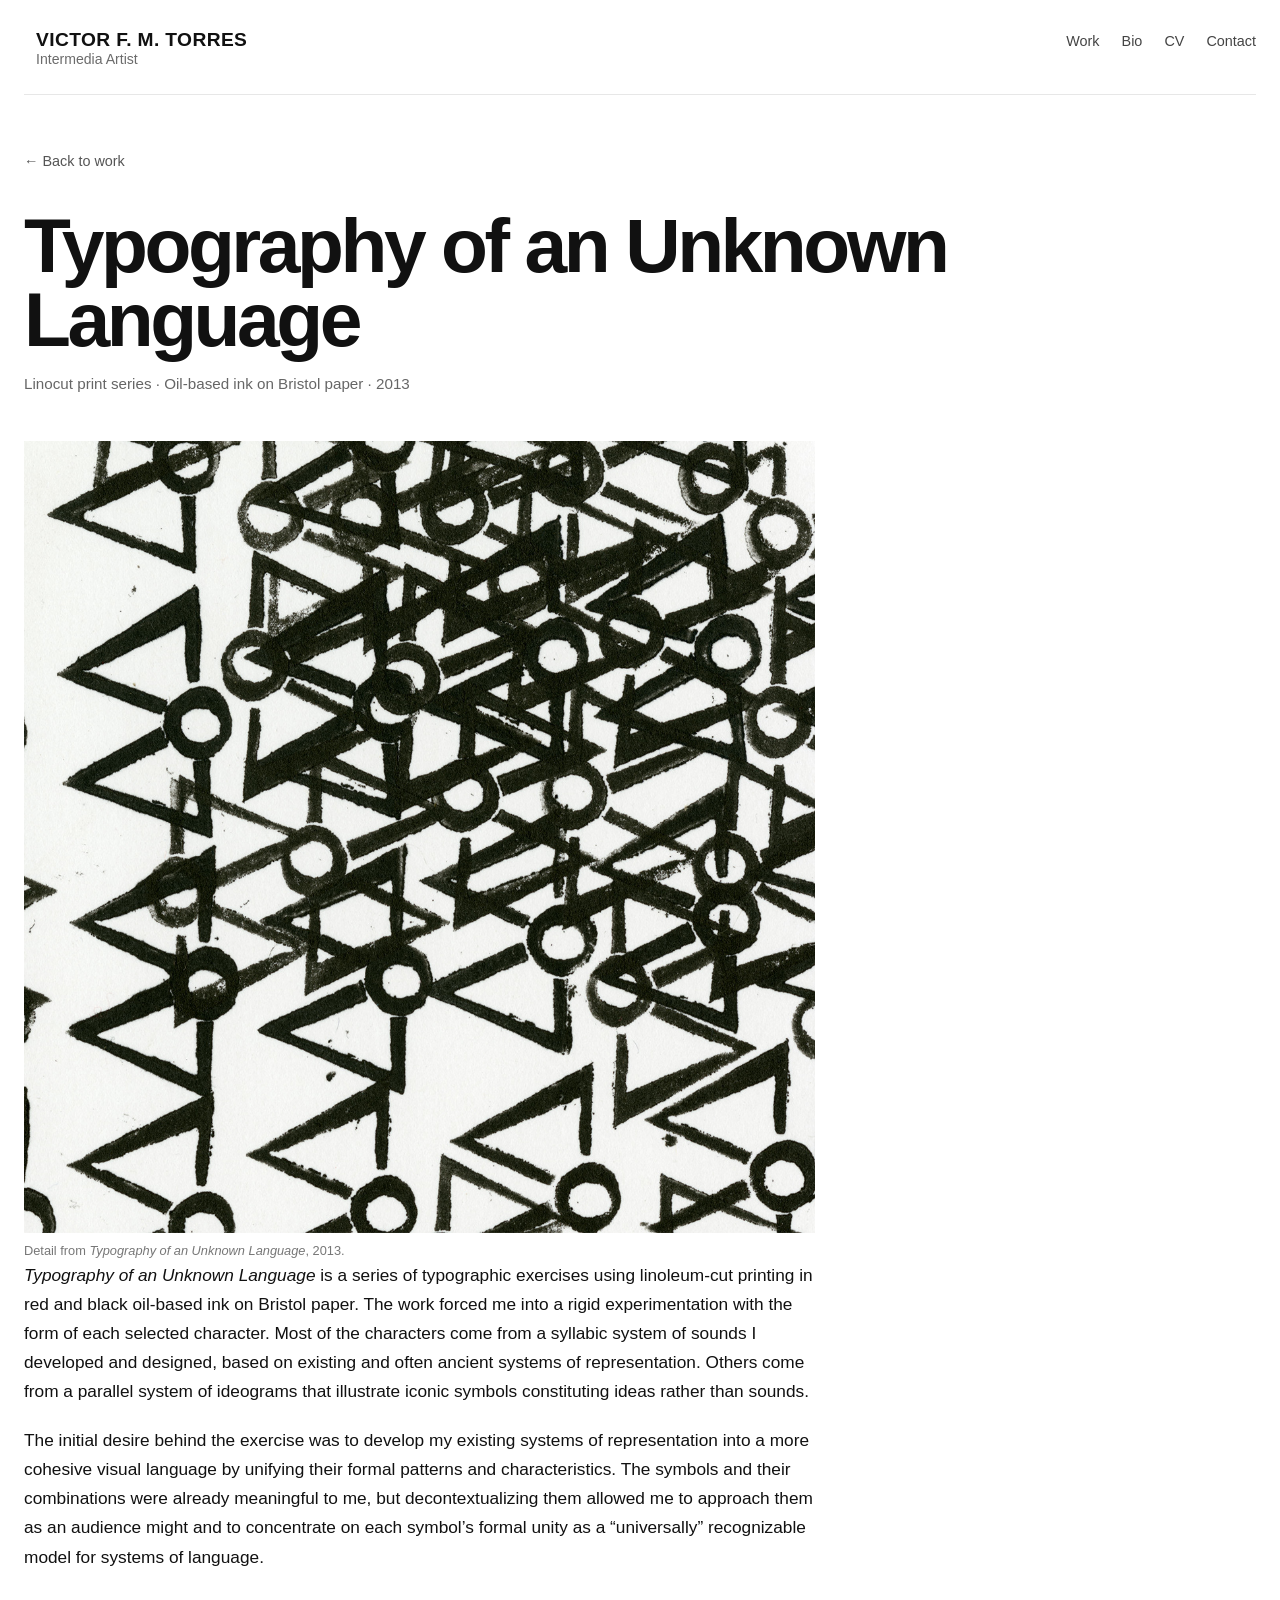
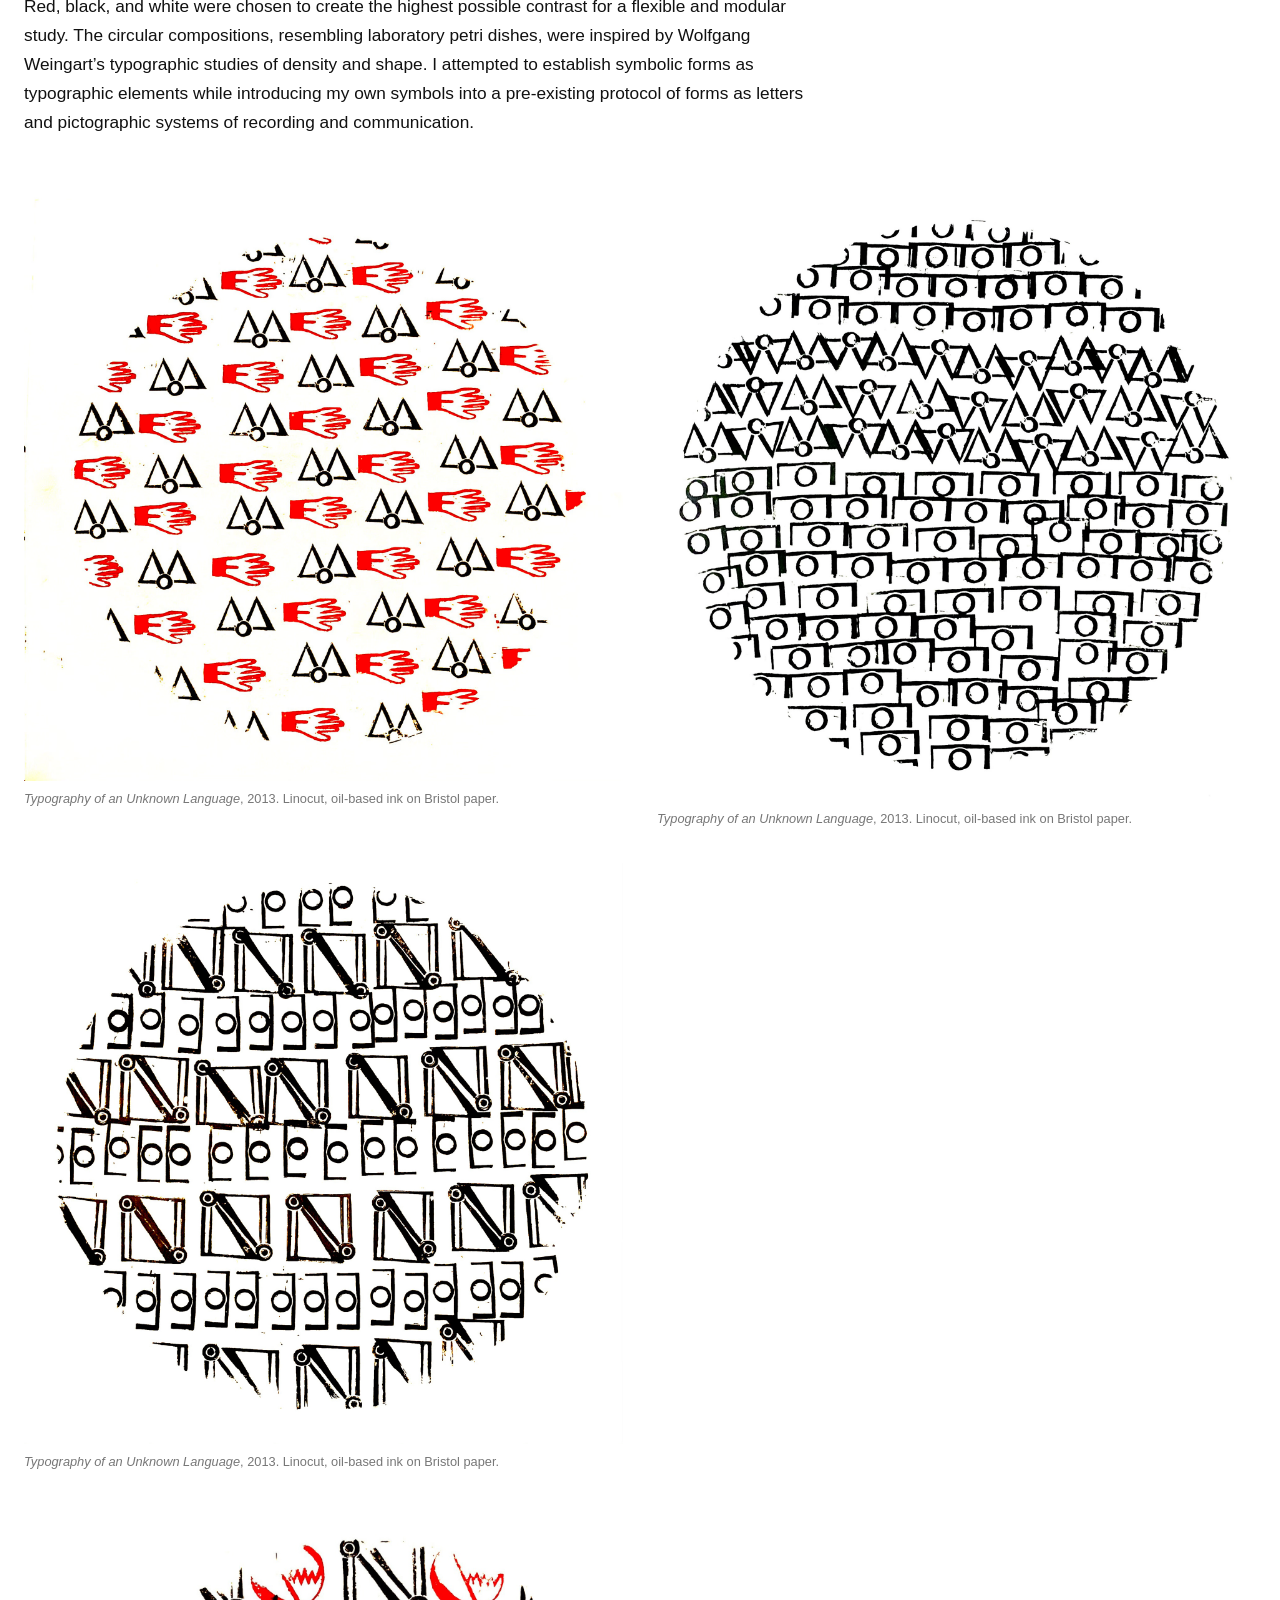
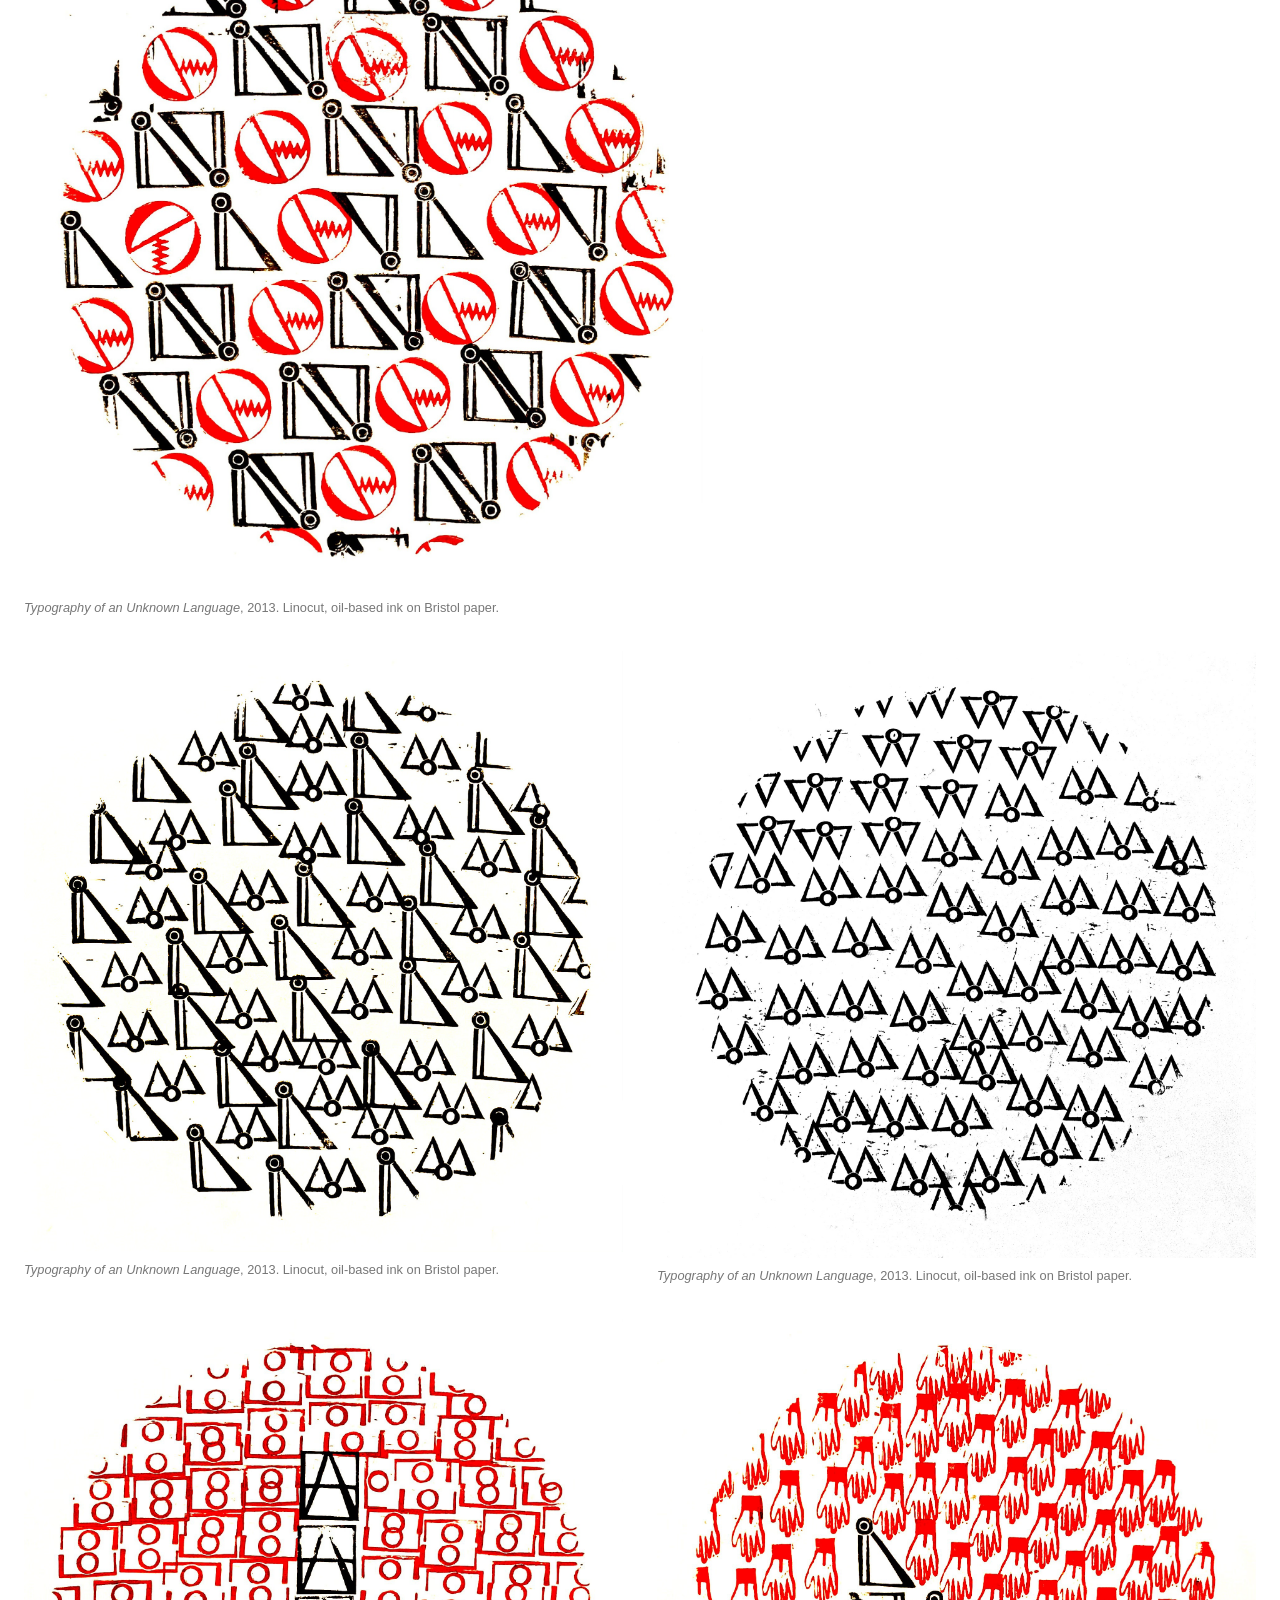
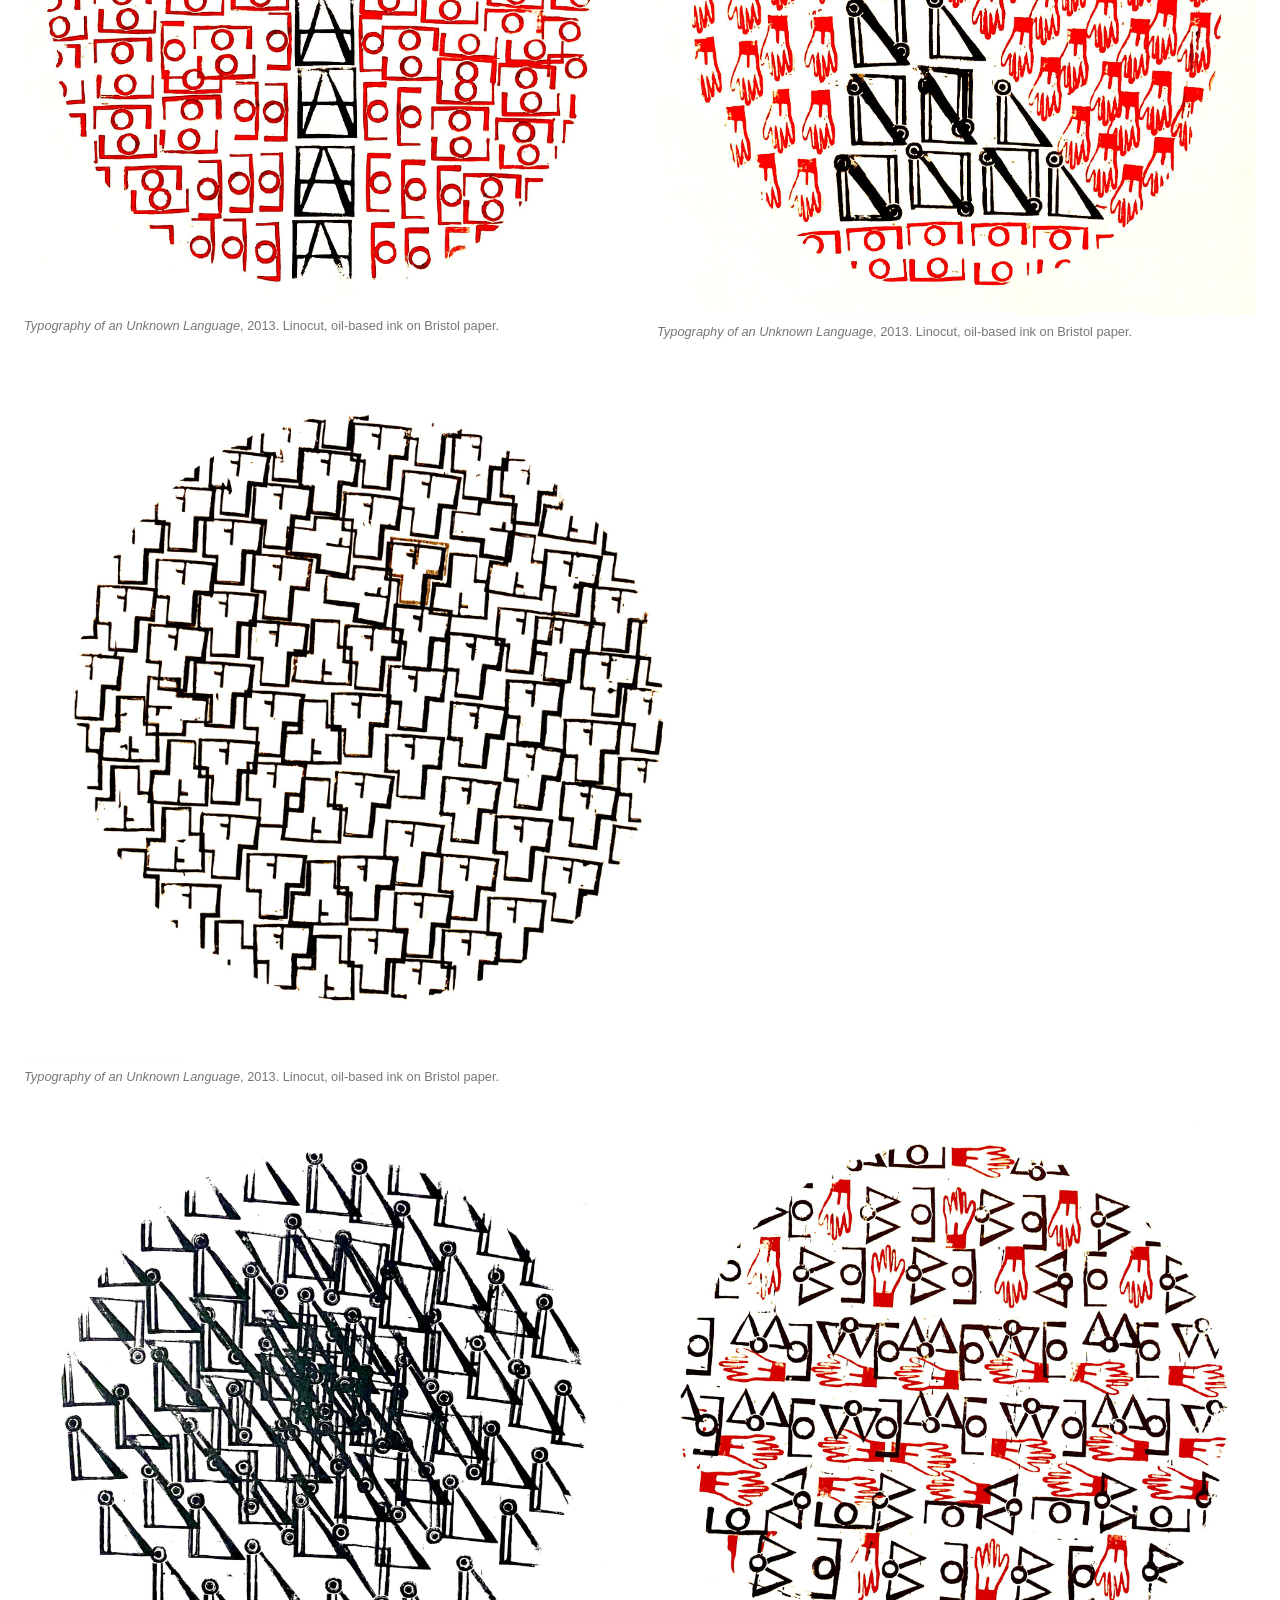
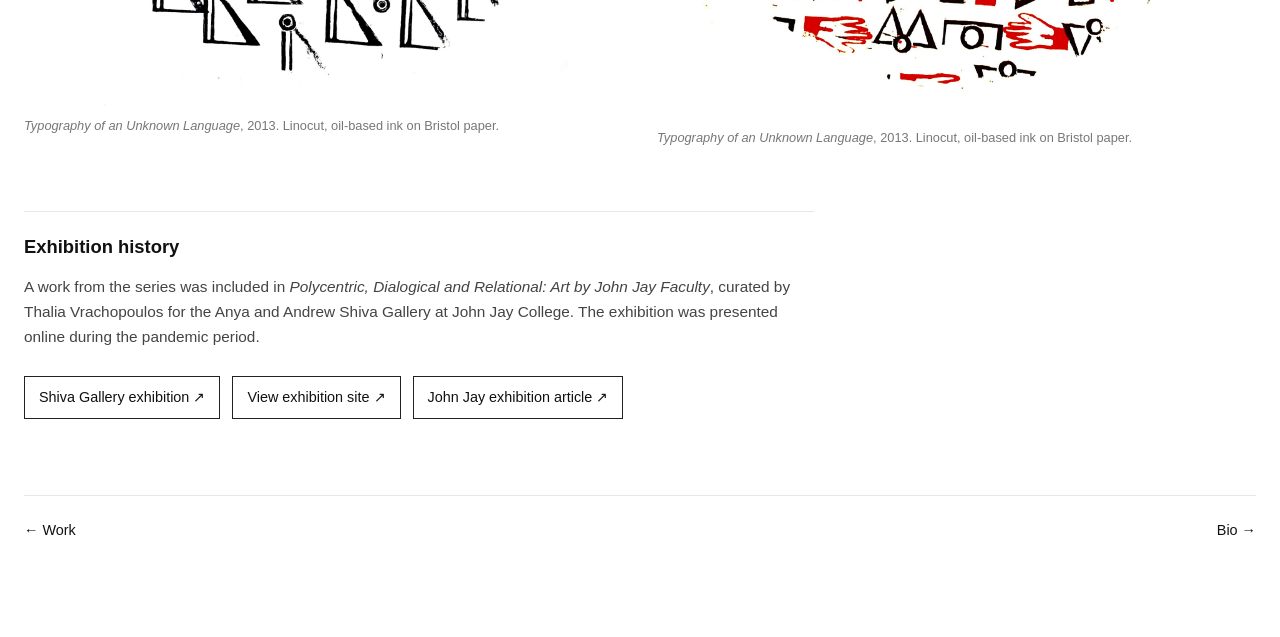
<file: projects/typography-of-an-unknown-language.html>
<!doctype html>
<html lang="en">
<head>
  <meta charset="utf-8">
  <meta name="viewport" content="width=device-width, initial-scale=1">
  <meta name="description" content="Typography of an Unknown Language, a 2013 linocut print series by Victor F. M. Torres.">
  <title>Typography of an Unknown Language | Victor F. M. Torres</title>
  <link rel="stylesheet" href="../style.css">
  <link rel="stylesheet" href="../project.css">
</head>
<body>
  <header class="site-header">
    <a class="identity" href="../index.html">
      <h1>Victor F. M. Torres</h1>
      <p>Intermedia Artist</p>
    </a>

    <nav aria-label="Primary navigation">
      <a href="../index.html">Work</a>
      <a href="../bio.html">Bio</a>
      <a href="../cv.html">CV</a>
      <a href="../contact.html">Contact</a>
    </nav>
  </header>

  <main class="project-page">
    <a class="project-back" href="../index.html">← Back to work</a>

    <header class="project-header">
      <h2>Typography of an Unknown Language</h2>
      <p class="project-meta">Linocut print series · Oil-based ink on Bristol paper · 2013</p>
    </header>

    <figure class="print-hero">
      <img src="../assets/images/typography-of-an-unknown-language/01-typography-print.jpg" alt="Detail of overlapping black invented typographic glyphs from Typography of an Unknown Language">
      <figcaption>Detail from <em>Typography of an Unknown Language</em>, 2013.</figcaption>
    </figure>

    <section class="project-copy">
      <p><em>Typography of an Unknown Language</em> is a series of typographic exercises using linoleum-cut printing in red and black oil-based ink on Bristol paper. The work forced me into a rigid experimentation with the form of each selected character. Most of the characters come from a syllabic system of sounds I developed and designed, based on existing and often ancient systems of representation. Others come from a parallel system of ideograms that illustrate iconic symbols constituting ideas rather than sounds.</p>

      <p>The initial desire behind the exercise was to develop my existing systems of representation into a more cohesive visual language by unifying their formal patterns and characteristics. The symbols and their combinations were already meaningful to me, but decontextualizing them allowed me to approach them as an audience might and to concentrate on each symbol’s formal unity as a “universally” recognizable model for systems of language.</p>

      <p>Red, black, and white were chosen to create the highest possible contrast for a flexible and modular study. The circular compositions, resembling laboratory petri dishes, were inspired by Wolfgang Weingart’s typographic studies of density and shape. I attempted to establish symbolic forms as typographic elements while introducing my own symbols into a pre-existing protocol of forms as letters and pictographic systems of recording and communication.</p>
    </section>

    <section class="print-grid" aria-label="Selected prints from Typography of an Unknown Language">

      <figure>
        <img src="../assets/images/typography-of-an-unknown-language/02-typography-print.jpg" alt="Linocut print from Typography of an Unknown Language using repeated invented glyphs in black and red ink">
        <figcaption><em>Typography of an Unknown Language</em>, 2013. Linocut, oil-based ink on Bristol paper.</figcaption>
      </figure>
      <figure>
        <img src="../assets/images/typography-of-an-unknown-language/03-typography-print.jpg" alt="Linocut print from Typography of an Unknown Language using repeated invented glyphs in black and red ink">
        <figcaption><em>Typography of an Unknown Language</em>, 2013. Linocut, oil-based ink on Bristol paper.</figcaption>
      </figure>
      <figure>
        <img src="../assets/images/typography-of-an-unknown-language/04-typography-print.jpg" alt="Linocut print from Typography of an Unknown Language using repeated invented glyphs in black and red ink">
        <figcaption><em>Typography of an Unknown Language</em>, 2013. Linocut, oil-based ink on Bristol paper.</figcaption>
      </figure>
      <figure class="wide">
        <img src="../assets/images/typography-of-an-unknown-language/05-typography-print.jpg" alt="Linocut print from Typography of an Unknown Language using repeated invented glyphs in black and red ink">
        <figcaption><em>Typography of an Unknown Language</em>, 2013. Linocut, oil-based ink on Bristol paper.</figcaption>
      </figure>
      <figure>
        <img src="../assets/images/typography-of-an-unknown-language/06-typography-print.jpg" alt="Linocut print from Typography of an Unknown Language using repeated invented glyphs in black and red ink">
        <figcaption><em>Typography of an Unknown Language</em>, 2013. Linocut, oil-based ink on Bristol paper.</figcaption>
      </figure>
      <figure>
        <img src="../assets/images/typography-of-an-unknown-language/07-typography-print.jpg" alt="Linocut print from Typography of an Unknown Language using repeated invented glyphs in black and red ink">
        <figcaption><em>Typography of an Unknown Language</em>, 2013. Linocut, oil-based ink on Bristol paper.</figcaption>
      </figure>
      <figure>
        <img src="../assets/images/typography-of-an-unknown-language/08-typography-print.jpg" alt="Linocut print from Typography of an Unknown Language using repeated invented glyphs in black and red ink">
        <figcaption><em>Typography of an Unknown Language</em>, 2013. Linocut, oil-based ink on Bristol paper.</figcaption>
      </figure>
      <figure>
        <img src="../assets/images/typography-of-an-unknown-language/09-typography-print.jpg" alt="Linocut print from Typography of an Unknown Language using repeated invented glyphs in black and red ink">
        <figcaption><em>Typography of an Unknown Language</em>, 2013. Linocut, oil-based ink on Bristol paper.</figcaption>
      </figure>
      <figure class="wide">
        <img src="../assets/images/typography-of-an-unknown-language/10-typography-print.jpg" alt="Linocut print from Typography of an Unknown Language using repeated invented glyphs in black and red ink">
        <figcaption><em>Typography of an Unknown Language</em>, 2013. Linocut, oil-based ink on Bristol paper.</figcaption>
      </figure>
      <figure>
        <img src="../assets/images/typography-of-an-unknown-language/11-typography-print.jpg" alt="Linocut print from Typography of an Unknown Language using repeated invented glyphs in black and red ink">
        <figcaption><em>Typography of an Unknown Language</em>, 2013. Linocut, oil-based ink on Bristol paper.</figcaption>
      </figure>
      <figure>
        <img src="../assets/images/typography-of-an-unknown-language/12-typography-print.jpg" alt="Linocut print from Typography of an Unknown Language using repeated invented glyphs in black and red ink">
        <figcaption><em>Typography of an Unknown Language</em>, 2013. Linocut, oil-based ink on Bristol paper.</figcaption>
      </figure>
    </section>

    <section class="exhibition-note">
      <h3>Exhibition history</h3>
      <p>A work from the series was included in <em>Polycentric, Dialogical and Relational: Art by John Jay Faculty</em>, curated by Thalia Vrachopoulos for the Anya and Andrew Shiva Gallery at John Jay College. The exhibition was presented online during the pandemic period.</p>

      <div class="project-links">
        <a href="https://shivagallery.org/featured_item/polycentric-dialogical-and-relational/" target="_blank" rel="noopener noreferrer">Shiva Gallery exhibition ↗</a>
        <a href="https://www.polycentric.art/" target="_blank" rel="noopener noreferrer">View exhibition site ↗</a>
        <a href="https://johnjayimpact.org/debriefs/polycentric-dialogical-and-relational/" target="_blank" rel="noopener noreferrer">John Jay exhibition article ↗</a>
      </div>
    </section>

    <div class="project-end">
      <a href="../index.html">← Work</a>
      <a href="../bio.html">Bio →</a>
    </div>
  </main>
</body>
</html>
</file>
<file: style.css>
:root {
  --bg: #ffffff;
  --text: #111111;
  --muted: #6b6b6b;
  --line: #e7e7e7;
  --max-width: 1320px;
}
* { box-sizing: border-box; }
html { scroll-behavior: smooth; }
body {
  margin: 0;
  background: var(--bg);
  color: var(--text);
  font-family: Arial, Helvetica, sans-serif;
  line-height: 1.45;
  -webkit-font-smoothing: antialiased;
}
a { color: inherit; }
img { max-width: 100%; display: block; }

.site-header,
.site-footer,
main {
  width: min(calc(100% - 48px), var(--max-width));
  margin: 0 auto;
}

.site-header {
  padding: 30px 0 24px;
  border-bottom: 1px solid var(--line);
  display: flex;
  justify-content: space-between;
  gap: 28px;
  align-items: baseline;
}

.identity { text-decoration: none; display: inline-block; }
.identity h1 {
  margin: 0;
  font-size: 1.2rem;
  line-height: 1;
  letter-spacing: .02em;
  font-weight: 700;
  text-transform: uppercase;
}
.identity p {
  margin: 8px 0 0;
  color: var(--muted);
  font-size: .88rem;
}

nav {
  display: flex;
  gap: 22px;
  flex-wrap: wrap;
  justify-content: flex-end;
}
nav a {
  text-decoration: none;
  color: #444;
  font-size: .9rem;
}
nav a:hover,
nav a:focus-visible {
  color: #000;
  text-decoration: underline;
  text-underline-offset: 4px;
}

.intro {
  padding: 72px 0 58px;
  max-width: 820px;
}
.intro p {
  margin: 0;
  font-size: clamp(1.35rem, 2.7vw, 2.45rem);
  line-height: 1.18;
  letter-spacing: -.025em;
}

.work-grid {
  display: grid;
  grid-template-columns: repeat(2, minmax(0, 1fr));
  gap: 58px 34px;
  padding-bottom: 90px;
}

.project-card { min-width: 0; }
.project-card a { text-decoration: none; }
.project-image {
  width: 100%;
  background: #f4f4f4;
  overflow: hidden;
}
.project-image img {
  width: 100%;
  height: auto;
  transition: opacity .18s ease;
}
.project-card a:hover img,
.project-card a:focus-visible img { opacity: .86; }

.project-title {
  margin: 13px 0 0;
  font-size: 1rem;
  line-height: 1.25;
  font-weight: 500;
}
.project-card a:hover .project-title,
.project-card a:focus-visible .project-title {
  text-decoration: underline;
  text-underline-offset: 4px;
}
.project-card.full-width {
  grid-column: 1 / -1;
  max-width: calc(50% - 17px);
}

.site-footer {
  border-top: 1px solid var(--line);
  padding: 25px 0 42px;
  color: var(--muted);
  display: flex;
  justify-content: space-between;
  gap: 20px;
  font-size: .82rem;
}

.simple-page {
  max-width: 760px;
  padding: 70px 0 110px;
}
.simple-page h2 {
  margin: 0 0 20px;
  font-size: clamp(2rem, 5vw, 4rem);
  line-height: 1;
  letter-spacing: -.04em;
}
.simple-page p {
  font-size: 1.08rem;
  color: #333;
}
.back-link {
  display: inline-block;
  margin-bottom: 34px;
  font-size: .9rem;
}

@media (max-width: 760px) {
  .site-header { display: block; padding-top: 24px; }
  nav {
    margin-top: 20px;
    justify-content: flex-start;
    gap: 14px 20px;
  }
  .intro { padding: 48px 0 40px; }
  .work-grid {
    grid-template-columns: 1fr;
    gap: 42px;
    padding-bottom: 65px;
  }
  .project-card.full-width {
    grid-column: auto;
    max-width: none;
  }
  .site-footer { display: block; }
  .site-footer span + span {
    display: block;
    margin-top: 5px;
  }
}
.identity {
  display: grid;
  grid-template-columns: auto auto;
  grid-template-areas:
    "mark name"
    "mark role";
  column-gap: 0.75rem;
  align-items: center;
  width: fit-content;
  text-decoration: none;
  color: inherit;
}

.site-mark {
  grid-area: mark;
  width: 42px;
  height: 42px;
  object-fit: contain;
  display: block;
}

.identity h1 {
  grid-area: name;
  margin: 0;
}

.identity p {
  grid-area: role;
  margin: 0;
}
</file>
<file: bio.css>
.bio-page {
  width: min(calc(100% - 48px), 1180px);
  margin: 0 auto;
  padding: 64px 0 90px;
}
.bio-heading {
  margin: 0 0 44px;
  font-size: clamp(2.5rem, 6vw, 5.6rem);
  line-height: .96;
  letter-spacing: -.045em;
  font-weight: 600;
}
.bio-layout {
  display: grid;
  grid-template-columns: minmax(280px, 420px) minmax(0, 1fr);
  gap: 64px;
  align-items: start;
}
.bio-portrait {
  position: sticky;
  top: 28px;
}
.bio-portrait img {
  width: 100%;
  height: auto;
  display: block;
}
.bio-copy {
  max-width: 720px;
  font-size: 1.08rem;
  line-height: 1.72;
}
.bio-copy p {
  margin: 0 0 1.35em;
}
.bio-copy p:last-child {
  margin-bottom: 0;
}
.bio-end {
  margin-top: 64px;
  padding-top: 22px;
  border-top: 1px solid #e7e7e7;
  display: flex;
  justify-content: space-between;
  gap: 20px;
  font-size: .9rem;
}
.bio-end a {
  text-decoration: none;
}
.bio-end a:hover,
.bio-end a:focus-visible {
  text-decoration: underline;
  text-underline-offset: 4px;
}
@media (max-width: 820px) {
  .bio-page {
    width: min(calc(100% - 32px), 1180px);
    padding-top: 44px;
  }
  .bio-heading {
    margin-bottom: 34px;
  }
  .bio-layout {
    grid-template-columns: 1fr;
    gap: 38px;
  }
  .bio-portrait {
    position: static;
    max-width: 520px;
  }
  .bio-copy {
    max-width: none;
  }
}
</file>
<file: contact.css>
.contact-page {
  width: min(calc(100% - 48px), 980px);
  margin: 0 auto;
  padding: 64px 0 90px;
}
.contact-heading {
  margin: 0 0 20px;
  font-size: clamp(2.5rem, 6vw, 5.6rem);
  line-height: .96;
  letter-spacing: -.045em;
  font-weight: 600;
}
.contact-intro {
  max-width: 660px;
  margin: 0 0 48px;
  color: #444;
  font-size: 1.05rem;
  line-height: 1.65;
}
.contact-intro a {
  color: inherit;
  text-underline-offset: 4px;
}
.contact-form {
  max-width: 720px;
}
.form-row {
  margin-bottom: 22px;
}
.form-row label {
  display: block;
  margin-bottom: 8px;
  font-size: .86rem;
  font-weight: 600;
}
.form-row input,
.form-row textarea {
  width: 100%;
  border: 1px solid #cfcfcf;
  background: #fff;
  color: #111;
  padding: 13px 14px;
  font: inherit;
  font-size: 1rem;
  line-height: 1.4;
  border-radius: 0;
}
.form-row input:focus,
.form-row textarea:focus {
  outline: 1px solid #111;
  border-color: #111;
}
.form-row textarea {
  min-height: 220px;
  resize: vertical;
}
.form-actions {
  margin-top: 30px;
}
.form-actions button {
  appearance: none;
  border: 1px solid #111;
  background: #111;
  color: #fff;
  padding: 12px 20px;
  font: inherit;
  font-size: .92rem;
  cursor: pointer;
  border-radius: 0;
}
.form-actions button:hover,
.form-actions button:focus-visible {
  background: #fff;
  color: #111;
}
.form-note {
  margin-top: 15px;
  color: #777;
  font-size: .82rem;
  line-height: 1.5;
}
.contact-end {
  margin-top: 70px;
  padding-top: 22px;
  border-top: 1px solid #e7e7e7;
  display: flex;
  justify-content: space-between;
  gap: 20px;
  font-size: .9rem;
}
.contact-end a {
  text-decoration: none;
}
.contact-end a:hover,
.contact-end a:focus-visible {
  text-decoration: underline;
  text-underline-offset: 4px;
}
.form-honeypot {
  position: absolute;
  left: -10000px;
  width: 1px;
  height: 1px;
  overflow: hidden;
}
@media (max-width: 760px) {
  .contact-page {
    width: min(calc(100% - 32px), 980px);
    padding-top: 44px;
  }
  .contact-intro {
    margin-bottom: 38px;
  }
}
</file>
<file: cv.css>
.cv-page {
  width: min(calc(100% - 48px), 1120px);
  margin: 0 auto;
  padding: 64px 0 90px;
}

.cv-heading {
  margin: 0 0 42px;
  font-size: clamp(2.5rem, 6vw, 5.6rem);
  line-height: .96;
  letter-spacing: -.045em;
  font-weight: 600;
}

.cv-location {
  margin: -26px 0 54px;
  color: #666;
  font-size: .95rem;
}

.cv-section {
  margin: 0 0 64px;
}

.cv-section h3 {
  margin: 0 0 26px;
  padding-bottom: 10px;
  border-bottom: 1px solid #e7e7e7;
  font-size: .82rem;
  font-weight: 700;
  letter-spacing: .08em;
  text-transform: uppercase;
}

.cv-list {
  display: grid;
  gap: 26px;
}

.cv-entry {
  display: grid;
  grid-template-columns: 84px minmax(0, 1fr);
  gap: 22px;
  align-items: start;
}

.cv-year {
  color: #666;
  font-size: .9rem;
  line-height: 1.5;
  font-variant-numeric: tabular-nums;
}

.cv-body {
  max-width: 860px;
}

.cv-body p {
  margin: 0 0 6px;
  line-height: 1.56;
}

.cv-body p:last-child {
  margin-bottom: 0;
}

.cv-title {
  font-weight: 600;
}

.cv-role {
  font-weight: 600;
}

.cv-small-gap {
  margin-top: 10px;
}

.cv-subsection {
  margin-top: 34px;
}

.cv-subsection h4 {
  margin: 0 0 20px;
  font-size: 1rem;
  font-weight: 600;
}

.cv-simple-list {
  margin: 0;
  padding: 0;
  list-style: none;
}

.cv-simple-list li {
  margin: 0 0 8px;
  line-height: 1.55;
}

.cv-end {
  margin-top: 70px;
  padding-top: 22px;
  border-top: 1px solid #e7e7e7;
  display: flex;
  justify-content: space-between;
  gap: 20px;
  font-size: .9rem;
}

.cv-end a {
  text-decoration: none;
}

.cv-end a:hover,
.cv-end a:focus-visible {
  text-decoration: underline;
  text-underline-offset: 4px;
}

@media (max-width: 760px) {
  .cv-page {
    width: min(calc(100% - 32px), 1120px);
    padding-top: 44px;
  }

  .cv-location {
    margin-top: -22px;
    margin-bottom: 42px;
  }

  .cv-section {
    margin-bottom: 52px;
  }

  .cv-entry {
    grid-template-columns: 1fr;
    gap: 4px;
  }

  .cv-year {
    font-weight: 600;
    color: #222;
  }
}
</file>
<file: project.css>
/*
  Consolidated shared styles for Victor F. M. Torres portfolio project pages.
  Replaces the separate project.css variants with one cumulative stylesheet.
*/

/* =========================================================
   PROJECT PAGE FRAME
   ========================================================= */

.project-page {
  width: min(calc(100% - 48px), 1320px);
  margin: 0 auto;
  padding: 54px 0 96px;
}

/* Keep the site chrome aligned with project-page margins on project pages.
   `main` is intentionally NOT included here to avoid double-constraining content. */
.site-header,
.site-footer {
  width: min(calc(100% - 48px), var(--max-width, 1320px));
  margin-left: auto;
  margin-right: auto;
}

.project-back {
  display: inline-block;
  margin-bottom: 38px;
  color: #555;
  font-size: .9rem;
  text-decoration: none;
}

.project-back:hover,
.project-back:focus-visible {
  color: #000;
  text-decoration: underline;
  text-underline-offset: 4px;
}

.project-header {
  max-width: 940px;
  margin-bottom: 46px;
}

.project-header h2 {
  margin: 0 0 16px;
  font-size: clamp(2.5rem, 6vw, 5.8rem);
  line-height: .96;
  letter-spacing: -.045em;
  font-weight: 600;
}

.project-meta {
  margin: 0;
  color: #666;
  font-size: .95rem;
}

/* Reset figure margins only inside project pages. */
.project-page figure {
  margin: 0;
  padding: 0;
}

.project-page figcaption {
  margin-top: 9px;
  color: #777;
  font-size: .8rem;
  line-height: 1.45;
}

/* Baseline protection for all project images. More specific layouts below
   can still choose their own width. */
.project-page img {
  max-width: 100%;
  height: auto;
}

/* =========================================================
   TEXT / COPY
   ========================================================= */

.project-copy {
  max-width: 790px;
  margin: 0 0 58px;
  font-size: 1.08rem;
  line-height: 1.68;
}

.project-copy h3 {
  margin: 0 0 20px;
  font-size: clamp(1.55rem, 3vw, 2.4rem);
  line-height: 1.08;
  letter-spacing: -.025em;
  font-weight: 600;
}

.project-copy p {
  margin: 0 0 1.2em;
}

.project-copy p:last-child {
  margin-bottom: 0;
}

.works-intro {
  max-width: 760px;
  margin: 0 0 58px;
  color: #333;
  font-size: 1.04rem;
  line-height: 1.65;
}

/* =========================================================
   SINGLE / LARGE IMAGES
   ========================================================= */

.project-hero {
  max-width: 1180px;
  margin: 0 0 62px;
}

.project-image-full {
  width: 100%;
  margin: 0 0 62px;
}

.project-image-medium {
  max-width: 960px;
  margin: 0 0 62px;
}

.project-image-large {
  max-width: 1200px;
  margin: 0 0 62px;
}

/* Large standalone images stay aligned to the LEFT edge of project copy,
   and are prevented from becoming taller than the viewport. */
.project-hero img,
.project-image-full img,
.project-image-medium img,
.project-image-large img {
  display: block;
  width: auto;
  max-width: 100%;
  height: auto;
  max-height: 88vh;
  object-fit: contain;
  object-position: left top;
}

/* Medium images should never exceed their container, but may display at
   intrinsic width when that produces a more natural presentation. */
.project-image-medium img {
  max-height: 84vh;
}

/* =========================================================
   IMAGE GRIDS / DETAIL STRIPS
   ========================================================= */

.project-image-grid {
  display: grid;
  grid-template-columns: repeat(2, minmax(0, 1fr));
  gap: 34px;
  align-items: start;
  margin: 0 0 66px;
}

.project-image-grid.three {
  grid-template-columns: repeat(3, minmax(0, 1fr));
}

.project-image-grid figure {
  min-width: 0;
}

.project-image-grid img {
  display: block;
  width: 100%;
  height: auto;
  max-height: 76vh;
  object-fit: contain;
  object-position: left top;
}

.project-detail-strip {
  display: grid;
  grid-template-columns: repeat(3, minmax(0, 1fr));
  gap: 18px;
  margin: 0 0 62px;
}

.project-detail-strip figure {
  min-width: 0;
}

.project-detail-strip img {
  display: block;
  width: 100%;
  height: auto;
  max-height: 76vh;
  object-fit: contain;
  object-position: left top;
}

/* =========================================================
   VIDEO
   ========================================================= */

.project-video {
  width: min(100%, 1180px);
  margin: 0 0 62px;
}

.project-video-frame {
  position: relative;
  width: 100%;
  aspect-ratio: 16 / 9;
  background: #000;
  overflow: hidden;
}

.project-video-frame iframe {
  position: absolute;
  inset: 0;
  display: block;
  width: 100%;
  height: 100%;
  border: 0;
}

/* =========================================================
   LINKS / NOTES / DIVIDERS / PAGE END
   ========================================================= */

.project-links {
  display: flex;
  flex-wrap: wrap;
  gap: 12px;
  margin: 26px 0 0;
}

.project-links a {
  display: inline-block;
  border: 1px solid #222;
  padding: 10px 14px;
  color: #111;
  text-decoration: none;
  font-size: .9rem;
}

.project-links a:hover,
.project-links a:focus-visible {
  background: #111;
  color: #fff;
}

.project-note,
.exhibition-note {
  max-width: 790px;
  margin: 0 0 58px;
  padding-top: 22px;
  border-top: 1px solid #e7e7e7;
}

.project-note h3,
.exhibition-note h3 {
  margin: 0 0 14px;
  font-size: 1.15rem;
  font-weight: 600;
}

.project-note p,
.exhibition-note p {
  margin: 0 0 1em;
  color: #444;
  font-size: .96rem;
  line-height: 1.62;
}

.project-divider {
  border: 0;
  border-top: 1px solid #e7e7e7;
  margin: 76px 0 62px;
}

.project-end {
  display: flex;
  justify-content: space-between;
  gap: 20px;
  margin-top: 76px;
  padding-top: 24px;
  border-top: 1px solid #e7e7e7;
  font-size: .9rem;
}

.project-end a {
  text-decoration: none;
}

.project-end a:hover,
.project-end a:focus-visible {
  text-decoration: underline;
  text-underline-offset: 4px;
}

/* =========================================================
   PRINT-SERIES LAYOUT
   ========================================================= */

.print-hero {
  max-width: 900px;
  margin: 0 0 62px;
}

.print-hero img {
  display: block;
  width: auto;
  max-width: 100%;
  height: auto;
  max-height: 88vh;
  object-fit: contain;
  object-position: left top;
}

.print-grid {
  display: grid;
  grid-template-columns: repeat(2, minmax(0, 1fr));
  gap: 34px;
  margin: 0 0 64px;
}

.print-grid figure {
  min-width: 0;
}

.print-grid img {
  display: block;
  width: 100%;
  height: auto;
  max-height: 76vh;
  object-fit: contain;
  object-position: left top;
}

.print-grid .wide {
  grid-column: 1 / -1;
  max-width: 920px;
}

/* =========================================================
   2D WORKS LAYOUT
   ========================================================= */

.two-d-grid {
  display: grid;
  grid-template-columns: repeat(2, minmax(0, 1fr));
  gap: 58px 34px;
  margin: 0 0 68px;
}

.two-d-work {
  min-width: 0;
}

.two-d-image {
  margin: 0;
  
}

.two-d-image img {
  display: block;
  width: 100%;
  height: auto;
  max-height: 76vh;
  object-fit: contain;
  object-position: left top;
}

.two-d-caption {
  margin-top: 14px;
}

.two-d-caption h3 {
  margin: 0 0 5px;
  font-size: 1rem;
  font-weight: 600;
}

.two-d-caption p {
  margin: 0;
  color: #666;
  font-size: .88rem;
  line-height: 1.5;
}

.two-d-caption .exhibited {
  margin-top: 6px;
  color: #444;
  font-style: italic;
}

.two-d-work.featured {
  grid-column: 1 / -1;
  max-width: 920px;
}

/* =========================================================
   MOBILE
   ========================================================= */

@media (max-width: 760px) {
  .project-page {
    width: min(calc(100% - 32px), 1320px);
    padding-top: 38px;
    padding-bottom: 64px;
  }

  .site-header,
  .site-footer {
    width: min(calc(100% - 32px), var(--max-width, 1320px));
  }

  .project-header {
    margin-bottom: 34px;
  }

  .project-hero,
  .project-image-full,
  .project-image-medium,
  .project-image-large,
  .project-video {
    margin-bottom: 46px;
  }

  .project-image-grid,
  .project-image-grid.three,
  .project-detail-strip,
  .print-grid,
  .two-d-grid {
    grid-template-columns: 1fr;
    margin-bottom: 46px;
  }

  .project-image-grid {
    gap: 28px;
  }

  .project-detail-strip {
    gap: 24px;
  }

  .print-grid {
    gap: 26px;
  }

  .two-d-grid {
    gap: 42px;
  }

  .project-copy {
    margin-bottom: 46px;
  }

  .project-links {
    display: block;
  }

  .project-links a {
    display: block;
    width: fit-content;
    margin-bottom: 10px;
  }

  .project-end {
    display: block;
  }

  .project-end a + a {
    display: block;
    margin-top: 12px;
  }

  .print-grid .wide,
  .two-d-work.featured {
    grid-column: auto;
    max-width: none;
  }
}
</file>
